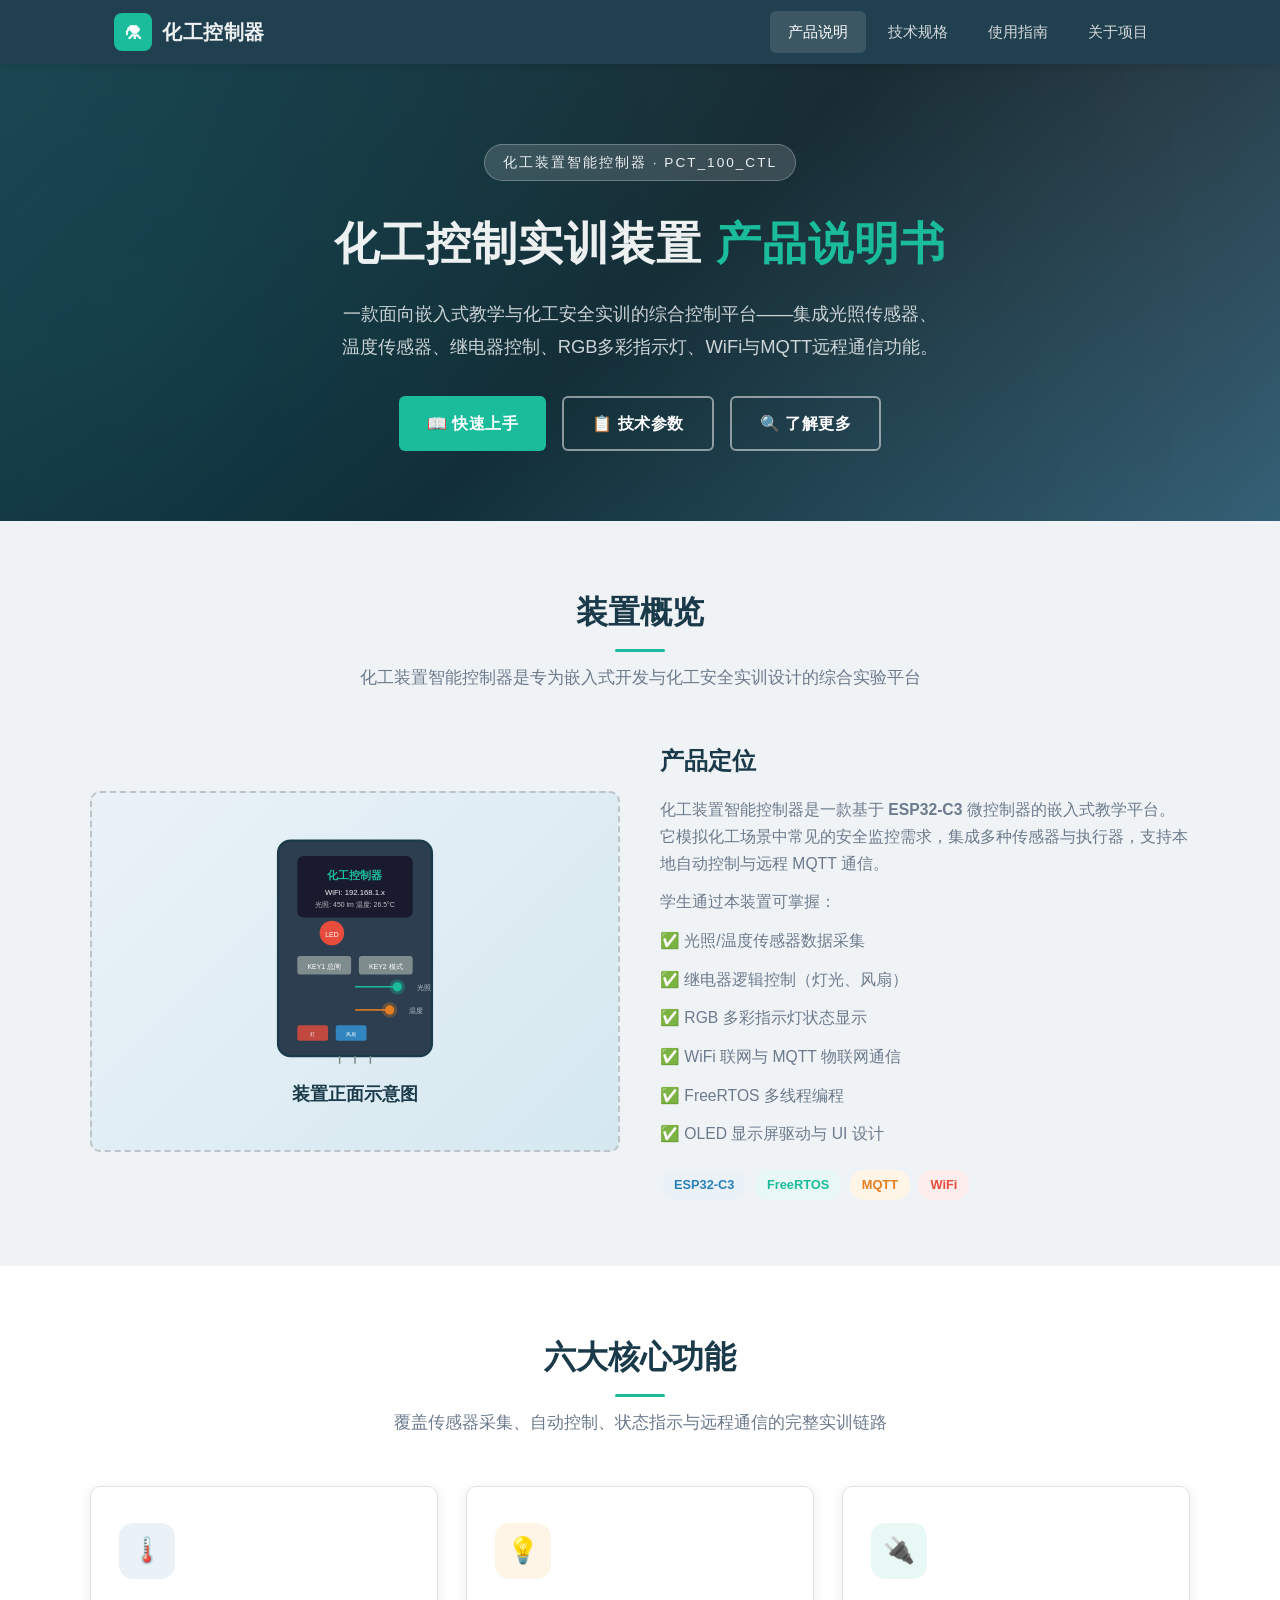
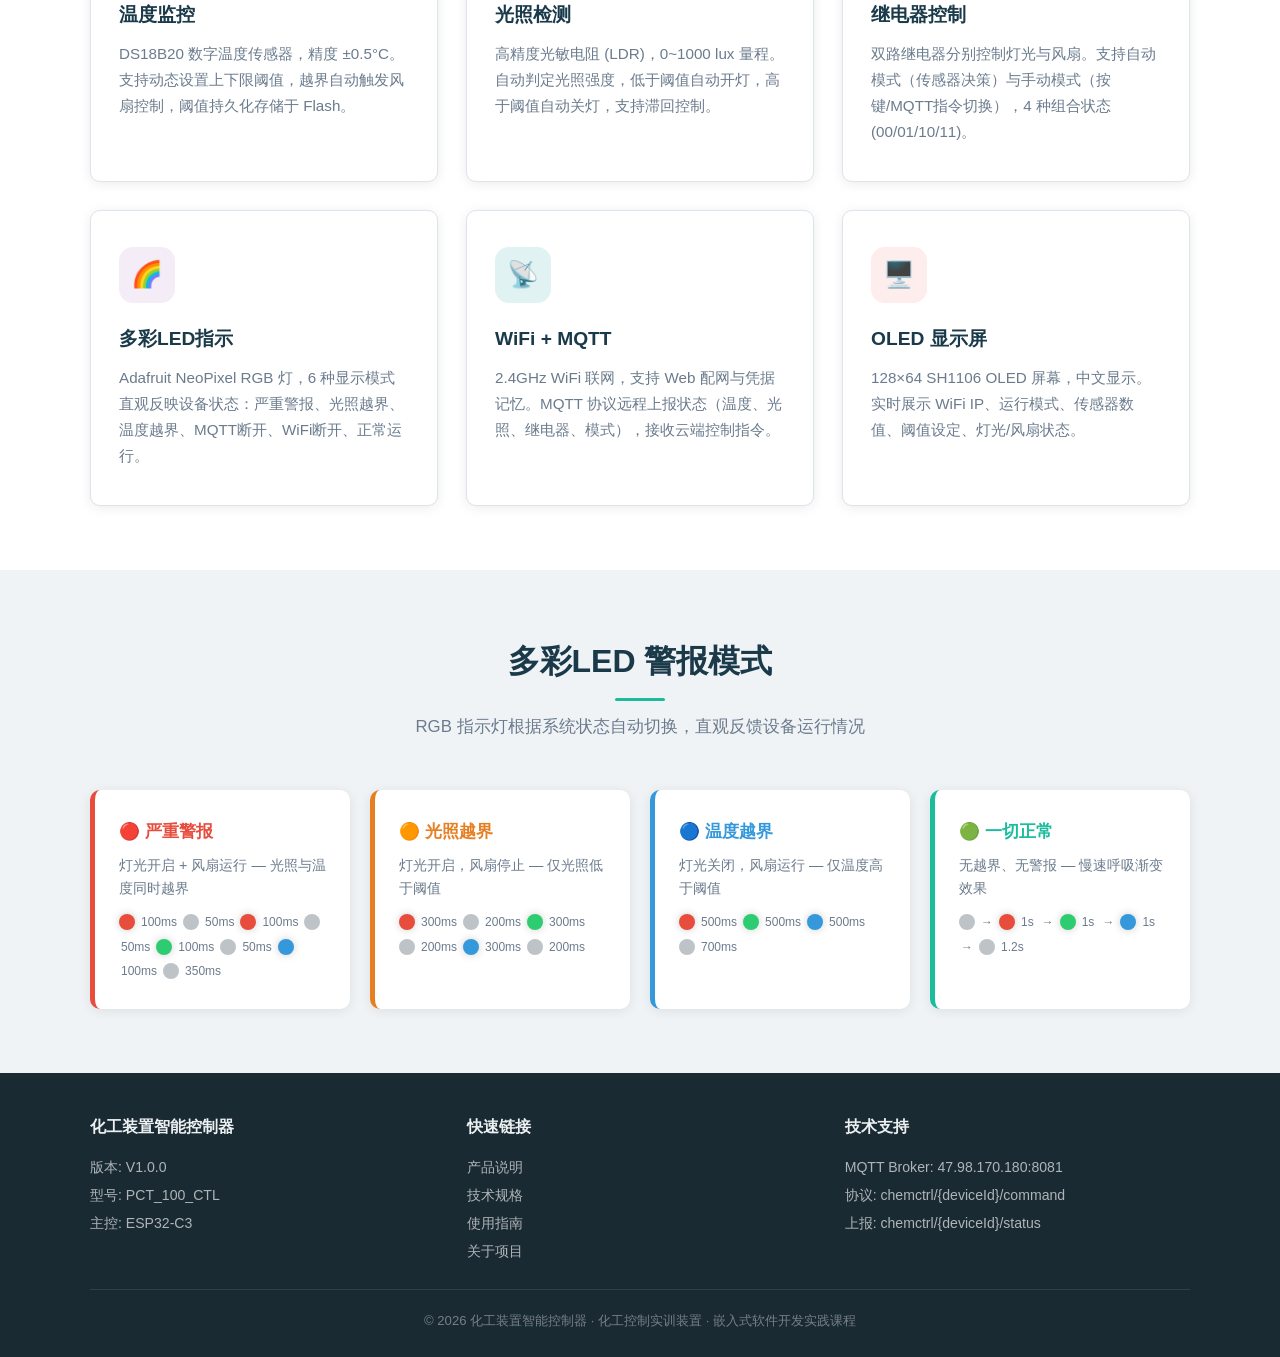
<file: index.html>
<!DOCTYPE html>
<html lang="zh-CN">
<head>
    <meta charset="UTF-8">
    <meta name="viewport" content="width=device-width, initial-scale=1.0">
    <meta name="description" content="化工装置智能控制器 — 集光照检测、温度监控、继电器控制、WiFi/MQTT通信于一体的嵌入式教学平台">
    <title>化工装置智能控制器 — 产品说明书</title>
    <link rel="stylesheet" href="css/style.css">
</head>
<body>

<!-- ═══════════ 导航栏 ═══════════ -->
<nav class="navbar">
    <div class="nav-inner">
        <a href="index.html" class="nav-logo">
            <div class="logo-icon">⚗</div>
            化工控制器
        </a>
        <button class="nav-toggle" id="navToggle" aria-label="菜单">☰</button>
        <ul class="nav-links" id="navLinks">
            <li><a href="index.html" class="active">产品说明</a></li>
            <li><a href="specs.html">技术规格</a></li>
            <li><a href="guide.html">使用指南</a></li>
            <li><a href="about.html">关于项目</a></li>
        </ul>
    </div>
</nav>

<!-- ═══════════ Hero ═══════════ -->
<header class="hero">
    <div class="hero-content">
        <div class="hero-badge">化工装置智能控制器 · PCT_100_CTL</div>
        <h1>化工控制实训装置 <span>产品说明书</span></h1>
        <p>一款面向嵌入式教学与化工安全实训的综合控制平台——集成光照传感器、温度传感器、继电器控制、RGB多彩指示灯、WiFi与MQTT远程通信功能。</p>
        <div class="hero-buttons">
            <a href="guide.html" class="btn btn-primary">📖 快速上手</a>
            <a href="specs.html" class="btn btn-outline">📋 技术参数</a>
            <a href="#overview" class="btn btn-outline">🔍 了解更多</a>
        </div>
    </div>
</header>

<!-- ═══════════ 装置概览 ═══════════ -->
<section class="page-section" id="overview">
    <div class="section-inner">
        <div class="section-header">
            <h2>装置概览</h2>
            <p>化工装置智能控制器是专为嵌入式开发与化工安全实训设计的综合实验平台</p>
        </div>

        <div class="device-showcase">
            <!-- 设备示意图 -->
            <div class="device-visual">
                <svg class="device-svg" viewBox="0 0 260 300" xmlns="http://www.w3.org/2000/svg">
                    <!-- 外框 -->
                    <rect x="30" y="10" width="200" height="280" rx="16" fill="#2c3e50" stroke="#1a3a4a" stroke-width="3"/>
                    <!-- 屏幕 -->
                    <rect x="55" y="30" width="150" height="80" rx="8" fill="#1a1a2e"/>
                    <text x="130" y="60" text-anchor="middle" fill="#1abc9c" font-size="14" font-weight="bold">化工控制器</text>
                    <text x="130" y="80" text-anchor="middle" fill="#ecf0f1" font-size="10">WiFi: 192.168.1.x</text>
                    <text x="130" y="96" text-anchor="middle" fill="#bdc3c7" font-size="9">光照: 450 lm  温度: 26.5°C</text>
                    <!-- RGB指示灯 -->
                    <circle cx="100" cy="130" r="16" fill="#e74c3c"/>
                    <text x="100" y="135" text-anchor="middle" fill="#fff" font-size="9">LED</text>
                    <!-- 按键 -->
                    <rect x="55" y="160" width="70" height="24" rx="4" fill="#7f8c8d"/>
                    <text x="90" y="177" text-anchor="middle" fill="#fff" font-size="9">KEY1 总闸</text>
                    <rect x="135" y="160" width="70" height="24" rx="4" fill="#7f8c8d"/>
                    <text x="170" y="177" text-anchor="middle" fill="#fff" font-size="9">KEY2 模式</text>
                    <!-- 传感器标注 -->
                    <line x1="130" y1="200" x2="180" y2="200" stroke="#1abc9c" stroke-width="2"/>
                    <circle cx="185" cy="200" r="10" fill="#1abc9c" opacity="0.3"/>
                    <circle cx="185" cy="200" r="6" fill="#1abc9c"/>
                    <text x="210" y="204" fill="#bdc3c7" font-size="9">光照</text>
                    <line x1="130" y1="230" x2="170" y2="230" stroke="#e67e22" stroke-width="2"/>
                    <circle cx="175" cy="230" r="10" fill="#e67e22" opacity="0.3"/>
                    <circle cx="175" cy="230" r="6" fill="#e67e22"/>
                    <text x="200" y="234" fill="#bdc3c7" font-size="9">温度</text>
                    <!-- 继电器 -->
                    <rect x="55" y="250" width="40" height="20" rx="3" fill="#e74c3c" opacity="0.8"/>
                    <text x="75" y="264" text-anchor="middle" fill="#fff" font-size="7">灯</text>
                    <rect x="105" y="250" width="40" height="20" rx="3" fill="#3498db" opacity="0.8"/>
                    <text x="125" y="264" text-anchor="middle" fill="#fff" font-size="7">风扇</text>
                    <!-- 引脚 -->
                    <line x1="130" y1="290" x2="130" y2="300" stroke="#7f8c8d" stroke-width="2"/>
                    <line x1="110" y1="290" x2="110" y2="300" stroke="#7f8c8d" stroke-width="2"/>
                    <line x1="150" y1="290" x2="150" y2="300" stroke="#7f8c8d" stroke-width="2"/>
                </svg>
                <div class="device-label">装置正面示意图</div>
            </div>

            <!-- 装置说明 -->
            <div class="device-info">
                <h3>产品定位</h3>
                <p>化工装置智能控制器是一款基于 <strong>ESP32-C3</strong> 微控制器的嵌入式教学平台。它模拟化工场景中常见的安全监控需求，集成多种传感器与执行器，支持本地自动控制与远程 MQTT 通信。</p>
                <p>学生通过本装置可掌握：</p>
                <p>✅ 光照/温度传感器数据采集</p>
                <p>✅ 继电器逻辑控制（灯光、风扇）</p>
                <p>✅ RGB 多彩指示灯状态显示</p>
                <p>✅ WiFi 联网与 MQTT 物联网通信</p>
                <p>✅ FreeRTOS 多线程编程</p>
                <p>✅ OLED 显示屏驱动与 UI 设计</p>
                <div style="margin-top:20px;">
                    <span class="tag tag-blue">ESP32-C3</span>
                    <span class="tag tag-green">FreeRTOS</span>
                    <span class="tag tag-orange">MQTT</span>
                    <span class="tag tag-red">WiFi</span>
                </div>
            </div>
        </div>
    </div>
</section>

<!-- ═══════════ 核心功能 ═══════════ -->
<section class="page-section alt" id="features">
    <div class="section-inner">
        <div class="section-header">
            <h2>六大核心功能</h2>
            <p>覆盖传感器采集、自动控制、状态指示与远程通信的完整实训链路</p>
        </div>

        <div class="card-grid">
            <div class="card">
                <div class="card-icon blue">🌡️</div>
                <h3>温度监控</h3>
                <p>DS18B20 数字温度传感器，精度 ±0.5°C。支持动态设置上下限阈值，越界自动触发风扇控制，阈值持久化存储于 Flash。</p>
            </div>

            <div class="card">
                <div class="card-icon orange">💡</div>
                <h3>光照检测</h3>
                <p>高精度光敏电阻 (LDR)，0~1000 lux 量程。自动判定光照强度，低于阈值自动开灯，高于阈值自动关灯，支持滞回控制。</p>
            </div>

            <div class="card">
                <div class="card-icon green">🔌</div>
                <h3>继电器控制</h3>
                <p>双路继电器分别控制灯光与风扇。支持自动模式（传感器决策）与手动模式（按键/MQTT指令切换），4 种组合状态 (00/01/10/11)。</p>
            </div>

            <div class="card">
                <div class="card-icon purple">🌈</div>
                <h3>多彩LED指示</h3>
                <p>Adafruit NeoPixel RGB 灯，6 种显示模式直观反映设备状态：严重警报、光照越界、温度越界、MQTT断开、WiFi断开、正常运行。</p>
            </div>

            <div class="card">
                <div class="card-icon teal">📡</div>
                <h3>WiFi + MQTT</h3>
                <p>2.4GHz WiFi 联网，支持 Web 配网与凭据记忆。MQTT 协议远程上报状态（温度、光照、继电器、模式），接收云端控制指令。</p>
            </div>

            <div class="card">
                <div class="card-icon red">🖥️</div>
                <h3>OLED 显示屏</h3>
                <p>128×64 SH1106 OLED 屏幕，中文显示。实时展示 WiFi IP、运行模式、传感器数值、阈值设定、灯光/风扇状态。</p>
            </div>
        </div>
    </div>
</section>

<!-- ═══════════ LED警报模式 ═══════════ -->
<section class="page-section" id="alarms">
    <div class="section-inner">
        <div class="section-header">
            <h2>多彩LED 警报模式</h2>
            <p>RGB 指示灯根据系统状态自动切换，直观反馈设备运行情况</p>
        </div>

        <div class="alert-demo">
            <div class="alert-card severe">
                <div class="alert-title">🔴 严重警报</div>
                <div class="alert-desc">灯光开启 + 风扇运行 — 光照与温度同时越界</div>
                <div class="led-pattern">
                    <span class="led-dot r"></span><span class="led-label">100ms</span>
                    <span class="led-dot off"></span><span class="led-label">50ms</span>
                    <span class="led-dot r"></span><span class="led-label">100ms</span>
                    <span class="led-dot off"></span><span class="led-label">50ms</span>
                    <span class="led-dot g"></span><span class="led-label">100ms</span>
                    <span class="led-dot off"></span><span class="led-label">50ms</span>
                    <span class="led-dot b"></span><span class="led-label">100ms</span>
                    <span class="led-dot off"></span><span class="led-label">350ms</span>
                </div>
            </div>

            <div class="alert-card light">
                <div class="alert-title">🟠 光照越界</div>
                <div class="alert-desc">灯光开启，风扇停止 — 仅光照低于阈值</div>
                <div class="led-pattern">
                    <span class="led-dot r"></span><span class="led-label">300ms</span>
                    <span class="led-dot off"></span><span class="led-label">200ms</span>
                    <span class="led-dot g"></span><span class="led-label">300ms</span>
                    <span class="led-dot off"></span><span class="led-label">200ms</span>
                    <span class="led-dot b"></span><span class="led-label">300ms</span>
                    <span class="led-dot off"></span><span class="led-label">200ms</span>
                </div>
            </div>

            <div class="alert-card temp">
                <div class="alert-title">🔵 温度越界</div>
                <div class="alert-desc">灯光关闭，风扇运行 — 仅温度高于阈值</div>
                <div class="led-pattern">
                    <span class="led-dot r"></span><span class="led-label">500ms</span>
                    <span class="led-dot g"></span><span class="led-label">500ms</span>
                    <span class="led-dot b"></span><span class="led-label">500ms</span>
                    <span class="led-dot off"></span><span class="led-label">700ms</span>
                </div>
            </div>

            <div class="alert-card normal">
                <div class="alert-title">🟢 一切正常</div>
                <div class="alert-desc">无越界、无警报 — 慢速呼吸渐变效果</div>
                <div class="led-pattern">
                    <span class="led-dot off"></span><span class="led-label">→</span>
                    <span class="led-dot r"></span><span class="led-label">1s</span>
                    <span class="led-label">→</span>
                    <span class="led-dot g"></span><span class="led-label">1s</span>
                    <span class="led-label">→</span>
                    <span class="led-dot b"></span><span class="led-label">1s</span>
                    <span class="led-label">→</span>
                    <span class="led-dot off"></span><span class="led-label">1.2s</span>
                </div>
            </div>
        </div>
    </div>
</section>

<!-- ═══════════ 页脚 ═══════════ -->
<footer class="footer">
    <div class="footer-inner">
        <div class="footer-col">
            <h4>化工装置智能控制器</h4>
            <p>版本: V1.0.0</p>
            <p>型号: PCT_100_CTL</p>
            <p>主控: ESP32-C3</p>
        </div>
        <div class="footer-col">
            <h4>快速链接</h4>
            <a href="index.html">产品说明</a>
            <a href="specs.html">技术规格</a>
            <a href="guide.html">使用指南</a>
            <a href="about.html">关于项目</a>
        </div>
        <div class="footer-col">
            <h4>技术支持</h4>
            <p>MQTT Broker: 47.98.170.180:8081</p>
            <p>协议: chemctrl/{deviceId}/command</p>
            <p>上报: chemctrl/{deviceId}/status</p>
        </div>
    </div>
    <div class="footer-bottom">
        &copy; 2026 化工装置智能控制器 · 化工控制实训装置 · 嵌入式软件开发实践课程
    </div>
</footer>

<script src="js/main.js"></script>
</body>
</html>
</file>
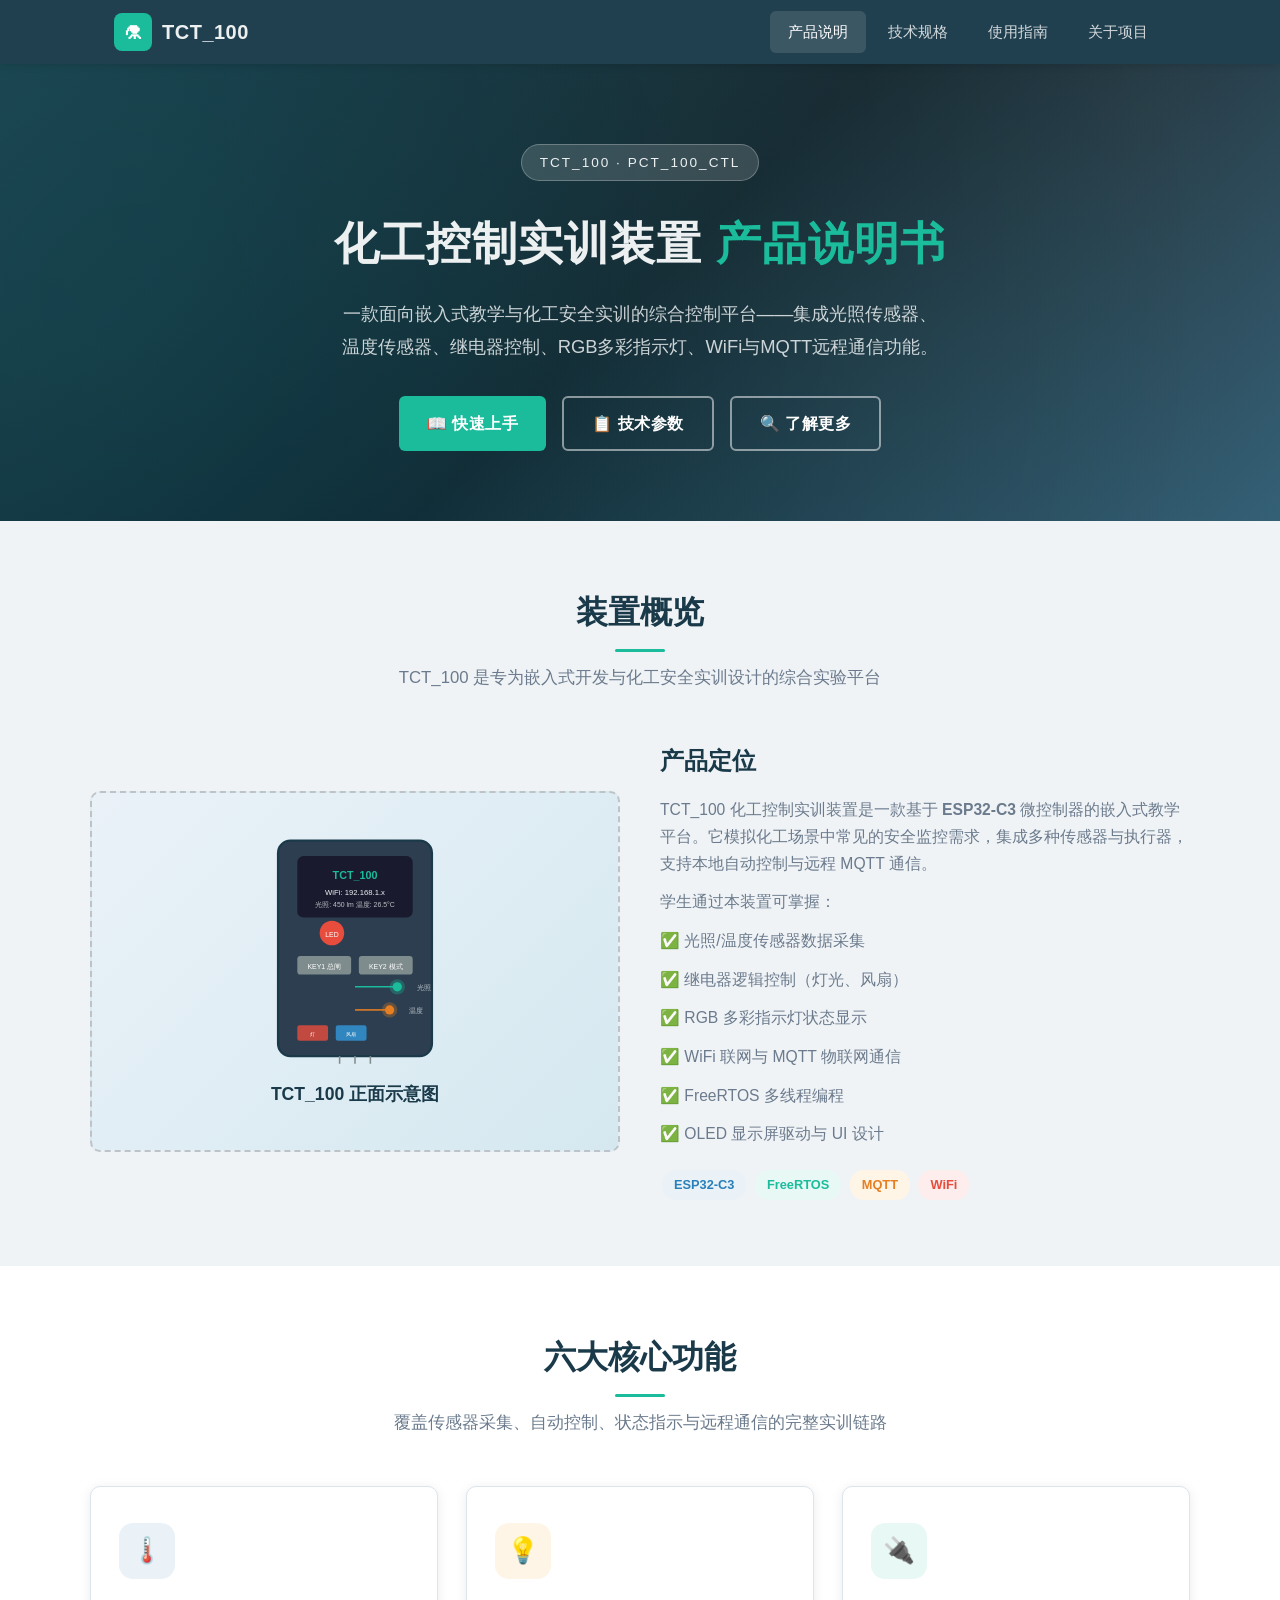
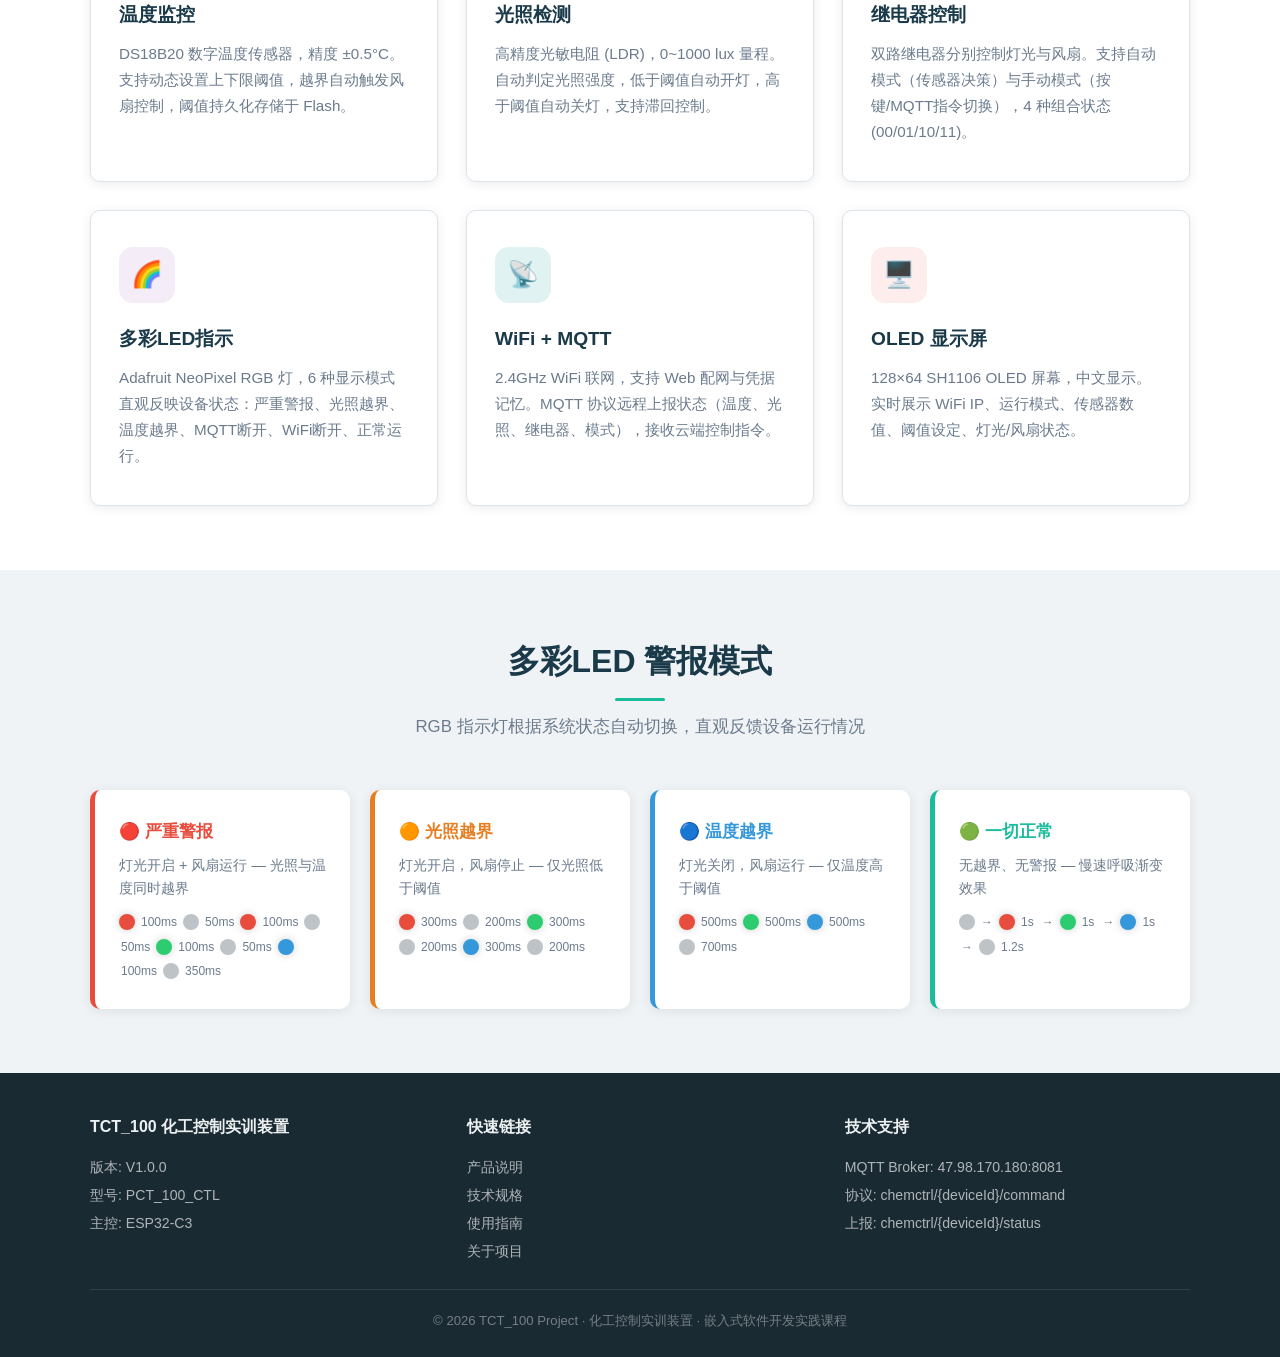
<file: docs/index.html>
<!DOCTYPE html>
<html lang="zh-CN">
<head>
    <meta charset="UTF-8">
    <meta name="viewport" content="width=device-width, initial-scale=1.0">
    <meta name="description" content="TCT_100 化工控制实训装置 — 集光照检测、温度监控、继电器控制、WiFi/MQTT通信于一体的嵌入式教学平台">
    <title>TCT_100 化工控制实训装置 — 产品说明书</title>
    <link rel="stylesheet" href="css/style.css">
</head>
<body>

<!-- ═══════════ 导航栏 ═══════════ -->
<nav class="navbar">
    <div class="nav-inner">
        <a href="index.html" class="nav-logo">
            <div class="logo-icon">⚗</div>
            TCT_100
        </a>
        <button class="nav-toggle" id="navToggle" aria-label="菜单">☰</button>
        <ul class="nav-links" id="navLinks">
            <li><a href="index.html" class="active">产品说明</a></li>
            <li><a href="specs.html">技术规格</a></li>
            <li><a href="guide.html">使用指南</a></li>
            <li><a href="about.html">关于项目</a></li>
        </ul>
    </div>
</nav>

<!-- ═══════════ Hero ═══════════ -->
<header class="hero">
    <div class="hero-content">
        <div class="hero-badge">TCT_100 · PCT_100_CTL</div>
        <h1>化工控制实训装置 <span>产品说明书</span></h1>
        <p>一款面向嵌入式教学与化工安全实训的综合控制平台——集成光照传感器、温度传感器、继电器控制、RGB多彩指示灯、WiFi与MQTT远程通信功能。</p>
        <div class="hero-buttons">
            <a href="guide.html" class="btn btn-primary">📖 快速上手</a>
            <a href="specs.html" class="btn btn-outline">📋 技术参数</a>
            <a href="#overview" class="btn btn-outline">🔍 了解更多</a>
        </div>
    </div>
</header>

<!-- ═══════════ 装置概览 ═══════════ -->
<section class="page-section" id="overview">
    <div class="section-inner">
        <div class="section-header">
            <h2>装置概览</h2>
            <p>TCT_100 是专为嵌入式开发与化工安全实训设计的综合实验平台</p>
        </div>

        <div class="device-showcase">
            <!-- 设备示意图 -->
            <div class="device-visual">
                <svg class="device-svg" viewBox="0 0 260 300" xmlns="http://www.w3.org/2000/svg">
                    <!-- 外框 -->
                    <rect x="30" y="10" width="200" height="280" rx="16" fill="#2c3e50" stroke="#1a3a4a" stroke-width="3"/>
                    <!-- 屏幕 -->
                    <rect x="55" y="30" width="150" height="80" rx="8" fill="#1a1a2e"/>
                    <text x="130" y="60" text-anchor="middle" fill="#1abc9c" font-size="14" font-weight="bold">TCT_100</text>
                    <text x="130" y="80" text-anchor="middle" fill="#ecf0f1" font-size="10">WiFi: 192.168.1.x</text>
                    <text x="130" y="96" text-anchor="middle" fill="#bdc3c7" font-size="9">光照: 450 lm  温度: 26.5°C</text>
                    <!-- RGB指示灯 -->
                    <circle cx="100" cy="130" r="16" fill="#e74c3c"/>
                    <text x="100" y="135" text-anchor="middle" fill="#fff" font-size="9">LED</text>
                    <!-- 按键 -->
                    <rect x="55" y="160" width="70" height="24" rx="4" fill="#7f8c8d"/>
                    <text x="90" y="177" text-anchor="middle" fill="#fff" font-size="9">KEY1 总闸</text>
                    <rect x="135" y="160" width="70" height="24" rx="4" fill="#7f8c8d"/>
                    <text x="170" y="177" text-anchor="middle" fill="#fff" font-size="9">KEY2 模式</text>
                    <!-- 传感器标注 -->
                    <line x1="130" y1="200" x2="180" y2="200" stroke="#1abc9c" stroke-width="2"/>
                    <circle cx="185" cy="200" r="10" fill="#1abc9c" opacity="0.3"/>
                    <circle cx="185" cy="200" r="6" fill="#1abc9c"/>
                    <text x="210" y="204" fill="#bdc3c7" font-size="9">光照</text>
                    <line x1="130" y1="230" x2="170" y2="230" stroke="#e67e22" stroke-width="2"/>
                    <circle cx="175" cy="230" r="10" fill="#e67e22" opacity="0.3"/>
                    <circle cx="175" cy="230" r="6" fill="#e67e22"/>
                    <text x="200" y="234" fill="#bdc3c7" font-size="9">温度</text>
                    <!-- 继电器 -->
                    <rect x="55" y="250" width="40" height="20" rx="3" fill="#e74c3c" opacity="0.8"/>
                    <text x="75" y="264" text-anchor="middle" fill="#fff" font-size="7">灯</text>
                    <rect x="105" y="250" width="40" height="20" rx="3" fill="#3498db" opacity="0.8"/>
                    <text x="125" y="264" text-anchor="middle" fill="#fff" font-size="7">风扇</text>
                    <!-- 引脚 -->
                    <line x1="130" y1="290" x2="130" y2="300" stroke="#7f8c8d" stroke-width="2"/>
                    <line x1="110" y1="290" x2="110" y2="300" stroke="#7f8c8d" stroke-width="2"/>
                    <line x1="150" y1="290" x2="150" y2="300" stroke="#7f8c8d" stroke-width="2"/>
                </svg>
                <div class="device-label">TCT_100 正面示意图</div>
            </div>

            <!-- 装置说明 -->
            <div class="device-info">
                <h3>产品定位</h3>
                <p>TCT_100 化工控制实训装置是一款基于 <strong>ESP32-C3</strong> 微控制器的嵌入式教学平台。它模拟化工场景中常见的安全监控需求，集成多种传感器与执行器，支持本地自动控制与远程 MQTT 通信。</p>
                <p>学生通过本装置可掌握：</p>
                <p>✅ 光照/温度传感器数据采集</p>
                <p>✅ 继电器逻辑控制（灯光、风扇）</p>
                <p>✅ RGB 多彩指示灯状态显示</p>
                <p>✅ WiFi 联网与 MQTT 物联网通信</p>
                <p>✅ FreeRTOS 多线程编程</p>
                <p>✅ OLED 显示屏驱动与 UI 设计</p>
                <div style="margin-top:20px;">
                    <span class="tag tag-blue">ESP32-C3</span>
                    <span class="tag tag-green">FreeRTOS</span>
                    <span class="tag tag-orange">MQTT</span>
                    <span class="tag tag-red">WiFi</span>
                </div>
            </div>
        </div>
    </div>
</section>

<!-- ═══════════ 核心功能 ═══════════ -->
<section class="page-section alt" id="features">
    <div class="section-inner">
        <div class="section-header">
            <h2>六大核心功能</h2>
            <p>覆盖传感器采集、自动控制、状态指示与远程通信的完整实训链路</p>
        </div>

        <div class="card-grid">
            <div class="card">
                <div class="card-icon blue">🌡️</div>
                <h3>温度监控</h3>
                <p>DS18B20 数字温度传感器，精度 ±0.5°C。支持动态设置上下限阈值，越界自动触发风扇控制，阈值持久化存储于 Flash。</p>
            </div>

            <div class="card">
                <div class="card-icon orange">💡</div>
                <h3>光照检测</h3>
                <p>高精度光敏电阻 (LDR)，0~1000 lux 量程。自动判定光照强度，低于阈值自动开灯，高于阈值自动关灯，支持滞回控制。</p>
            </div>

            <div class="card">
                <div class="card-icon green">🔌</div>
                <h3>继电器控制</h3>
                <p>双路继电器分别控制灯光与风扇。支持自动模式（传感器决策）与手动模式（按键/MQTT指令切换），4 种组合状态 (00/01/10/11)。</p>
            </div>

            <div class="card">
                <div class="card-icon purple">🌈</div>
                <h3>多彩LED指示</h3>
                <p>Adafruit NeoPixel RGB 灯，6 种显示模式直观反映设备状态：严重警报、光照越界、温度越界、MQTT断开、WiFi断开、正常运行。</p>
            </div>

            <div class="card">
                <div class="card-icon teal">📡</div>
                <h3>WiFi + MQTT</h3>
                <p>2.4GHz WiFi 联网，支持 Web 配网与凭据记忆。MQTT 协议远程上报状态（温度、光照、继电器、模式），接收云端控制指令。</p>
            </div>

            <div class="card">
                <div class="card-icon red">🖥️</div>
                <h3>OLED 显示屏</h3>
                <p>128×64 SH1106 OLED 屏幕，中文显示。实时展示 WiFi IP、运行模式、传感器数值、阈值设定、灯光/风扇状态。</p>
            </div>
        </div>
    </div>
</section>

<!-- ═══════════ LED警报模式 ═══════════ -->
<section class="page-section" id="alarms">
    <div class="section-inner">
        <div class="section-header">
            <h2>多彩LED 警报模式</h2>
            <p>RGB 指示灯根据系统状态自动切换，直观反馈设备运行情况</p>
        </div>

        <div class="alert-demo">
            <div class="alert-card severe">
                <div class="alert-title">🔴 严重警报</div>
                <div class="alert-desc">灯光开启 + 风扇运行 — 光照与温度同时越界</div>
                <div class="led-pattern">
                    <span class="led-dot r"></span><span class="led-label">100ms</span>
                    <span class="led-dot off"></span><span class="led-label">50ms</span>
                    <span class="led-dot r"></span><span class="led-label">100ms</span>
                    <span class="led-dot off"></span><span class="led-label">50ms</span>
                    <span class="led-dot g"></span><span class="led-label">100ms</span>
                    <span class="led-dot off"></span><span class="led-label">50ms</span>
                    <span class="led-dot b"></span><span class="led-label">100ms</span>
                    <span class="led-dot off"></span><span class="led-label">350ms</span>
                </div>
            </div>

            <div class="alert-card light">
                <div class="alert-title">🟠 光照越界</div>
                <div class="alert-desc">灯光开启，风扇停止 — 仅光照低于阈值</div>
                <div class="led-pattern">
                    <span class="led-dot r"></span><span class="led-label">300ms</span>
                    <span class="led-dot off"></span><span class="led-label">200ms</span>
                    <span class="led-dot g"></span><span class="led-label">300ms</span>
                    <span class="led-dot off"></span><span class="led-label">200ms</span>
                    <span class="led-dot b"></span><span class="led-label">300ms</span>
                    <span class="led-dot off"></span><span class="led-label">200ms</span>
                </div>
            </div>

            <div class="alert-card temp">
                <div class="alert-title">🔵 温度越界</div>
                <div class="alert-desc">灯光关闭，风扇运行 — 仅温度高于阈值</div>
                <div class="led-pattern">
                    <span class="led-dot r"></span><span class="led-label">500ms</span>
                    <span class="led-dot g"></span><span class="led-label">500ms</span>
                    <span class="led-dot b"></span><span class="led-label">500ms</span>
                    <span class="led-dot off"></span><span class="led-label">700ms</span>
                </div>
            </div>

            <div class="alert-card normal">
                <div class="alert-title">🟢 一切正常</div>
                <div class="alert-desc">无越界、无警报 — 慢速呼吸渐变效果</div>
                <div class="led-pattern">
                    <span class="led-dot off"></span><span class="led-label">→</span>
                    <span class="led-dot r"></span><span class="led-label">1s</span>
                    <span class="led-label">→</span>
                    <span class="led-dot g"></span><span class="led-label">1s</span>
                    <span class="led-label">→</span>
                    <span class="led-dot b"></span><span class="led-label">1s</span>
                    <span class="led-label">→</span>
                    <span class="led-dot off"></span><span class="led-label">1.2s</span>
                </div>
            </div>
        </div>
    </div>
</section>

<!-- ═══════════ 页脚 ═══════════ -->
<footer class="footer">
    <div class="footer-inner">
        <div class="footer-col">
            <h4>TCT_100 化工控制实训装置</h4>
            <p>版本: V1.0.0</p>
            <p>型号: PCT_100_CTL</p>
            <p>主控: ESP32-C3</p>
        </div>
        <div class="footer-col">
            <h4>快速链接</h4>
            <a href="index.html">产品说明</a>
            <a href="specs.html">技术规格</a>
            <a href="guide.html">使用指南</a>
            <a href="about.html">关于项目</a>
        </div>
        <div class="footer-col">
            <h4>技术支持</h4>
            <p>MQTT Broker: 47.98.170.180:8081</p>
            <p>协议: chemctrl/{deviceId}/command</p>
            <p>上报: chemctrl/{deviceId}/status</p>
        </div>
    </div>
    <div class="footer-bottom">
        &copy; 2026 TCT_100 Project · 化工控制实训装置 · 嵌入式软件开发实践课程
    </div>
</footer>

<script src="js/main.js"></script>
</body>
</html>
</file>
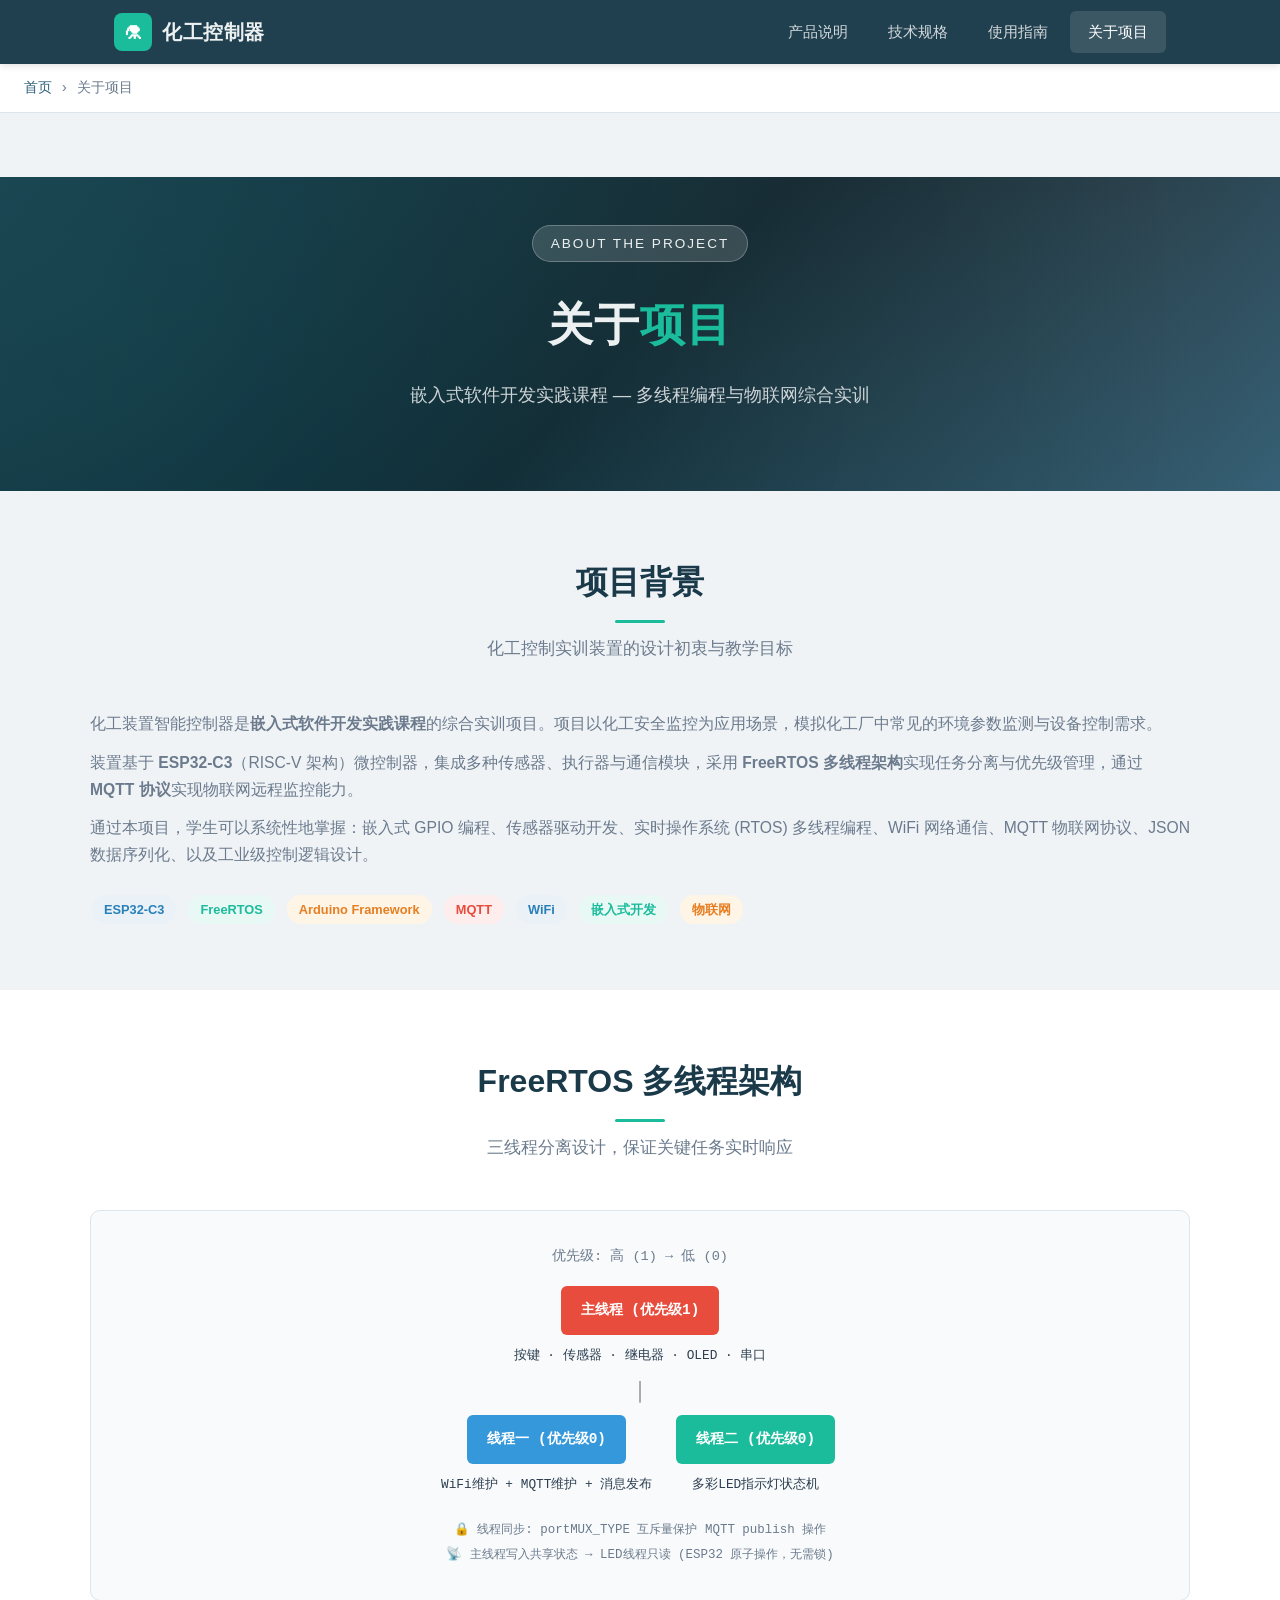
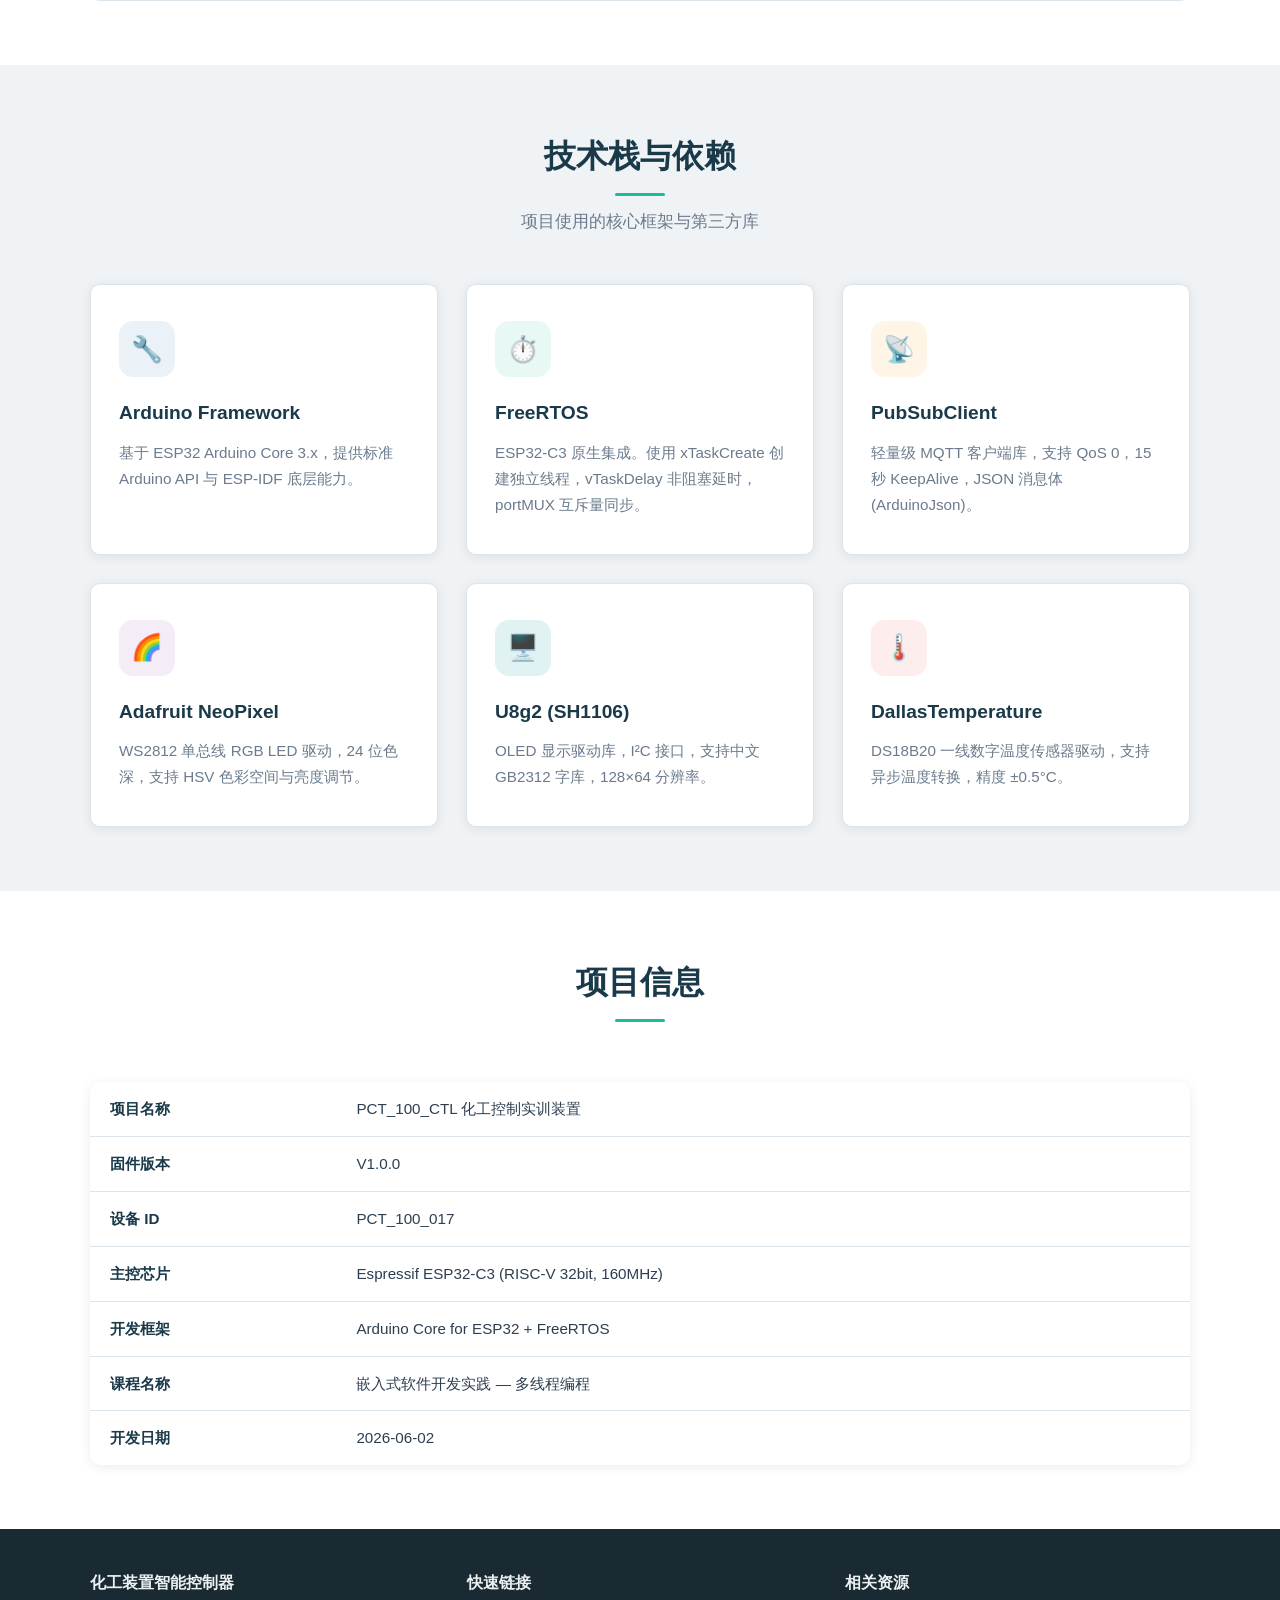
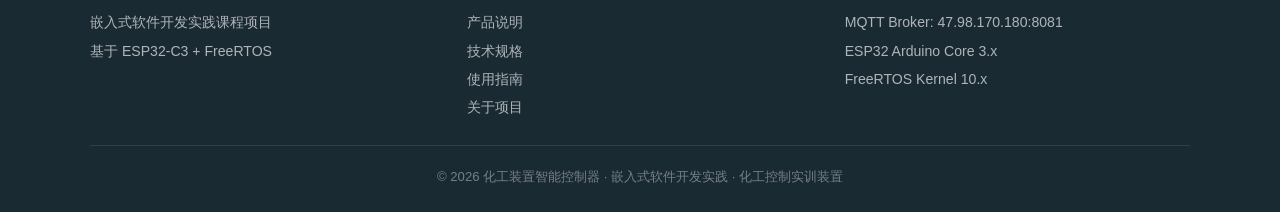
<file: about.html>
<!DOCTYPE html>
<html lang="zh-CN">
<head>
    <meta charset="UTF-8">
    <meta name="viewport" content="width=device-width, initial-scale=1.0">
    <meta name="description" content="关于化工装置智能控制器项目 — 项目背景、技术栈、多线程架构设计">
    <title>关于项目 — 化工装置智能控制器</title>
    <link rel="stylesheet" href="css/style.css">
    <style>
        /* 额外页面特有样式 */
        .arch-diagram {
            background: #f8fafb;
            border-radius: var(--radius);
            padding: 32px;
            text-align: center;
            font-family: monospace;
            font-size: 0.9rem;
            line-height: 2;
            border: 1px solid var(--border);
        }
        .arch-box {
            display: inline-block;
            padding: 10px 20px;
            border-radius: var(--radius-sm);
            margin: 4px;
            font-weight: 600;
        }
        .arch-box.main  { background: #e74c3c; color: #fff; }
        .arch-box.task1 { background: #3498db; color: #fff; }
        .arch-box.task2 { background: #1abc9c; color: #fff; }
        .arch-arrow { color: #7f8c8d; font-size: 1.2rem; }
    </style>
</head>
<body>

<!-- ═══════════ 导航栏 ═══════════ -->
<nav class="navbar">
    <div class="nav-inner">
        <a href="index.html" class="nav-logo">
            <div class="logo-icon">⚗</div>
            化工控制器
        </a>
        <button class="nav-toggle" id="navToggle" aria-label="菜单">☰</button>
        <ul class="nav-links" id="navLinks">
            <li><a href="index.html">产品说明</a></li>
            <li><a href="specs.html">技术规格</a></li>
            <li><a href="guide.html">使用指南</a></li>
            <li><a href="about.html" class="active">关于项目</a></li>
        </ul>
    </div>
</nav>

<!-- ═══════════ 面包屑 ═══════════ -->
<div class="breadcrumb">
    <a href="index.html">首页</a> <span>›</span> 关于项目
</div>

<!-- ═══════════ Hero ═══════════ -->
<header class="hero" style="padding: 48px 24px;">
    <div class="hero-content">
        <div class="hero-badge">About The Project</div>
        <h1>关于<span>项目</span></h1>
        <p>嵌入式软件开发实践课程 — 多线程编程与物联网综合实训</p>
    </div>
</header>

<!-- ═══════════ 项目简介 ═══════════ -->
<section class="page-section">
    <div class="section-inner">
        <div class="section-header">
            <h2>项目背景</h2>
            <p>化工控制实训装置的设计初衷与教学目标</p>
        </div>

        <div class="device-showcase">
            <div class="device-info" style="grid-column: 1/-1;">
                <p>化工装置智能控制器是<strong>嵌入式软件开发实践课程</strong>的综合实训项目。项目以化工安全监控为应用场景，模拟化工厂中常见的环境参数监测与设备控制需求。</p>
                <p style="margin-top:12px;">装置基于 <strong>ESP32-C3</strong>（RISC-V 架构）微控制器，集成多种传感器、执行器与通信模块，采用 <strong>FreeRTOS 多线程架构</strong>实现任务分离与优先级管理，通过 <strong>MQTT 协议</strong>实现物联网远程监控能力。</p>
                <p style="margin-top:12px;">通过本项目，学生可以系统性地掌握：嵌入式 GPIO 编程、传感器驱动开发、实时操作系统 (RTOS) 多线程编程、WiFi 网络通信、MQTT 物联网协议、JSON 数据序列化、以及工业级控制逻辑设计。</p>

                <div style="margin-top:24px; display:flex; gap:8px; flex-wrap:wrap;">
                    <span class="tag tag-blue">ESP32-C3</span>
                    <span class="tag tag-green">FreeRTOS</span>
                    <span class="tag tag-orange">Arduino Framework</span>
                    <span class="tag tag-red">MQTT</span>
                    <span class="tag tag-blue">WiFi</span>
                    <span class="tag tag-green">嵌入式开发</span>
                    <span class="tag tag-orange">物联网</span>
                </div>
            </div>
        </div>
    </div>
</section>

<!-- ═══════════ 多线程架构 ═══════════ -->
<section class="page-section alt">
    <div class="section-inner">
        <div class="section-header">
            <h2>FreeRTOS 多线程架构</h2>
            <p>三线程分离设计，保证关键任务实时响应</p>
        </div>

        <div class="arch-diagram">
            <p style="font-size:0.85rem; color:var(--text-light); margin-bottom:12px;">优先级: 高 (1) → 低 (0)</p>
            <div>
                <span class="arch-box main">主线程 (优先级1)</span>
                <p style="font-size:0.8rem; margin:4px 0;">按键 · 传感器 · 继电器 · OLED · 串口</p>
            </div>
            <div class="arch-arrow">│</div>
            <div style="display:flex; gap:20px; justify-content:center; flex-wrap:wrap;">
                <div>
                    <span class="arch-box task1">线程一 (优先级0)</span>
                    <p style="font-size:0.8rem; margin:4px 0;">WiFi维护 + MQTT维护 + 消息发布</p>
                </div>
                <div>
                    <span class="arch-box task2">线程二 (优先级0)</span>
                    <p style="font-size:0.8rem; margin:4px 0;">多彩LED指示灯状态机</p>
                </div>
            </div>
            <p style="font-size:0.78rem; color:var(--text-light); margin-top:16px;">
                🔒 线程同步: portMUX_TYPE 互斥量保护 MQTT publish 操作<br>
                📡 主线程写入共享状态 → LED线程只读 (ESP32 原子操作，无需锁)
            </p>
        </div>
    </div>
</section>

<!-- ═══════════ 技术栈 ═══════════ -->
<section class="page-section">
    <div class="section-inner">
        <div class="section-header">
            <h2>技术栈与依赖</h2>
            <p>项目使用的核心框架与第三方库</p>
        </div>

        <div class="card-grid">
            <div class="card">
                <div class="card-icon blue">🔧</div>
                <h3>Arduino Framework</h3>
                <p>基于 ESP32 Arduino Core 3.x，提供标准 Arduino API 与 ESP-IDF 底层能力。</p>
            </div>
            <div class="card">
                <div class="card-icon green">⏱️</div>
                <h3>FreeRTOS</h3>
                <p>ESP32-C3 原生集成。使用 xTaskCreate 创建独立线程，vTaskDelay 非阻塞延时，portMUX 互斥量同步。</p>
            </div>
            <div class="card">
                <div class="card-icon orange">📡</div>
                <h3>PubSubClient</h3>
                <p>轻量级 MQTT 客户端库，支持 QoS 0，15 秒 KeepAlive，JSON 消息体 (ArduinoJson)。</p>
            </div>
            <div class="card">
                <div class="card-icon purple">🌈</div>
                <h3>Adafruit NeoPixel</h3>
                <p>WS2812 单总线 RGB LED 驱动，24 位色深，支持 HSV 色彩空间与亮度调节。</p>
            </div>
            <div class="card">
                <div class="card-icon teal">🖥️</div>
                <h3>U8g2 (SH1106)</h3>
                <p>OLED 显示驱动库，I²C 接口，支持中文 GB2312 字库，128×64 分辨率。</p>
            </div>
            <div class="card">
                <div class="card-icon red">🌡️</div>
                <h3>DallasTemperature</h3>
                <p>DS18B20 一线数字温度传感器驱动，支持异步温度转换，精度 ±0.5°C。</p>
            </div>
        </div>
    </div>
</section>

<!-- ═══════════ 项目信息 ═══════════ -->
<section class="page-section alt">
    <div class="section-inner">
        <div class="section-header">
            <h2>项目信息</h2>
        </div>
        <table class="spec-table">
            <tbody>
                <tr><td class="label">项目名称</td><td>PCT_100_CTL 化工控制实训装置</td></tr>
                <tr><td class="label">固件版本</td><td>V1.0.0</td></tr>
                <tr><td class="label">设备 ID</td><td>PCT_100_017</td></tr>
                <tr><td class="label">主控芯片</td><td>Espressif ESP32-C3 (RISC-V 32bit, 160MHz)</td></tr>
                <tr><td class="label">开发框架</td><td>Arduino Core for ESP32 + FreeRTOS</td></tr>
                <tr><td class="label">课程名称</td><td>嵌入式软件开发实践 — 多线程编程</td></tr>
                <tr><td class="label">开发日期</td><td>2026-06-02</td></tr>
            </tbody>
        </table>
    </div>
</section>

<!-- ═══════════ 页脚 ═══════════ -->
<footer class="footer">
    <div class="footer-inner">
        <div class="footer-col">
            <h4>化工装置智能控制器</h4>
            <p>嵌入式软件开发实践课程项目</p>
            <p>基于 ESP32-C3 + FreeRTOS</p>
        </div>
        <div class="footer-col">
            <h4>快速链接</h4>
            <a href="index.html">产品说明</a>
            <a href="specs.html">技术规格</a>
            <a href="guide.html">使用指南</a>
            <a href="about.html">关于项目</a>
        </div>
        <div class="footer-col">
            <h4>相关资源</h4>
            <p>MQTT Broker: 47.98.170.180:8081</p>
            <p>ESP32 Arduino Core 3.x</p>
            <p>FreeRTOS Kernel 10.x</p>
        </div>
    </div>
    <div class="footer-bottom">
        &copy; 2026 化工装置智能控制器 · 嵌入式软件开发实践 · 化工控制实训装置
    </div>
</footer>

<script src="js/main.js"></script>
</body>
</html>
</file>
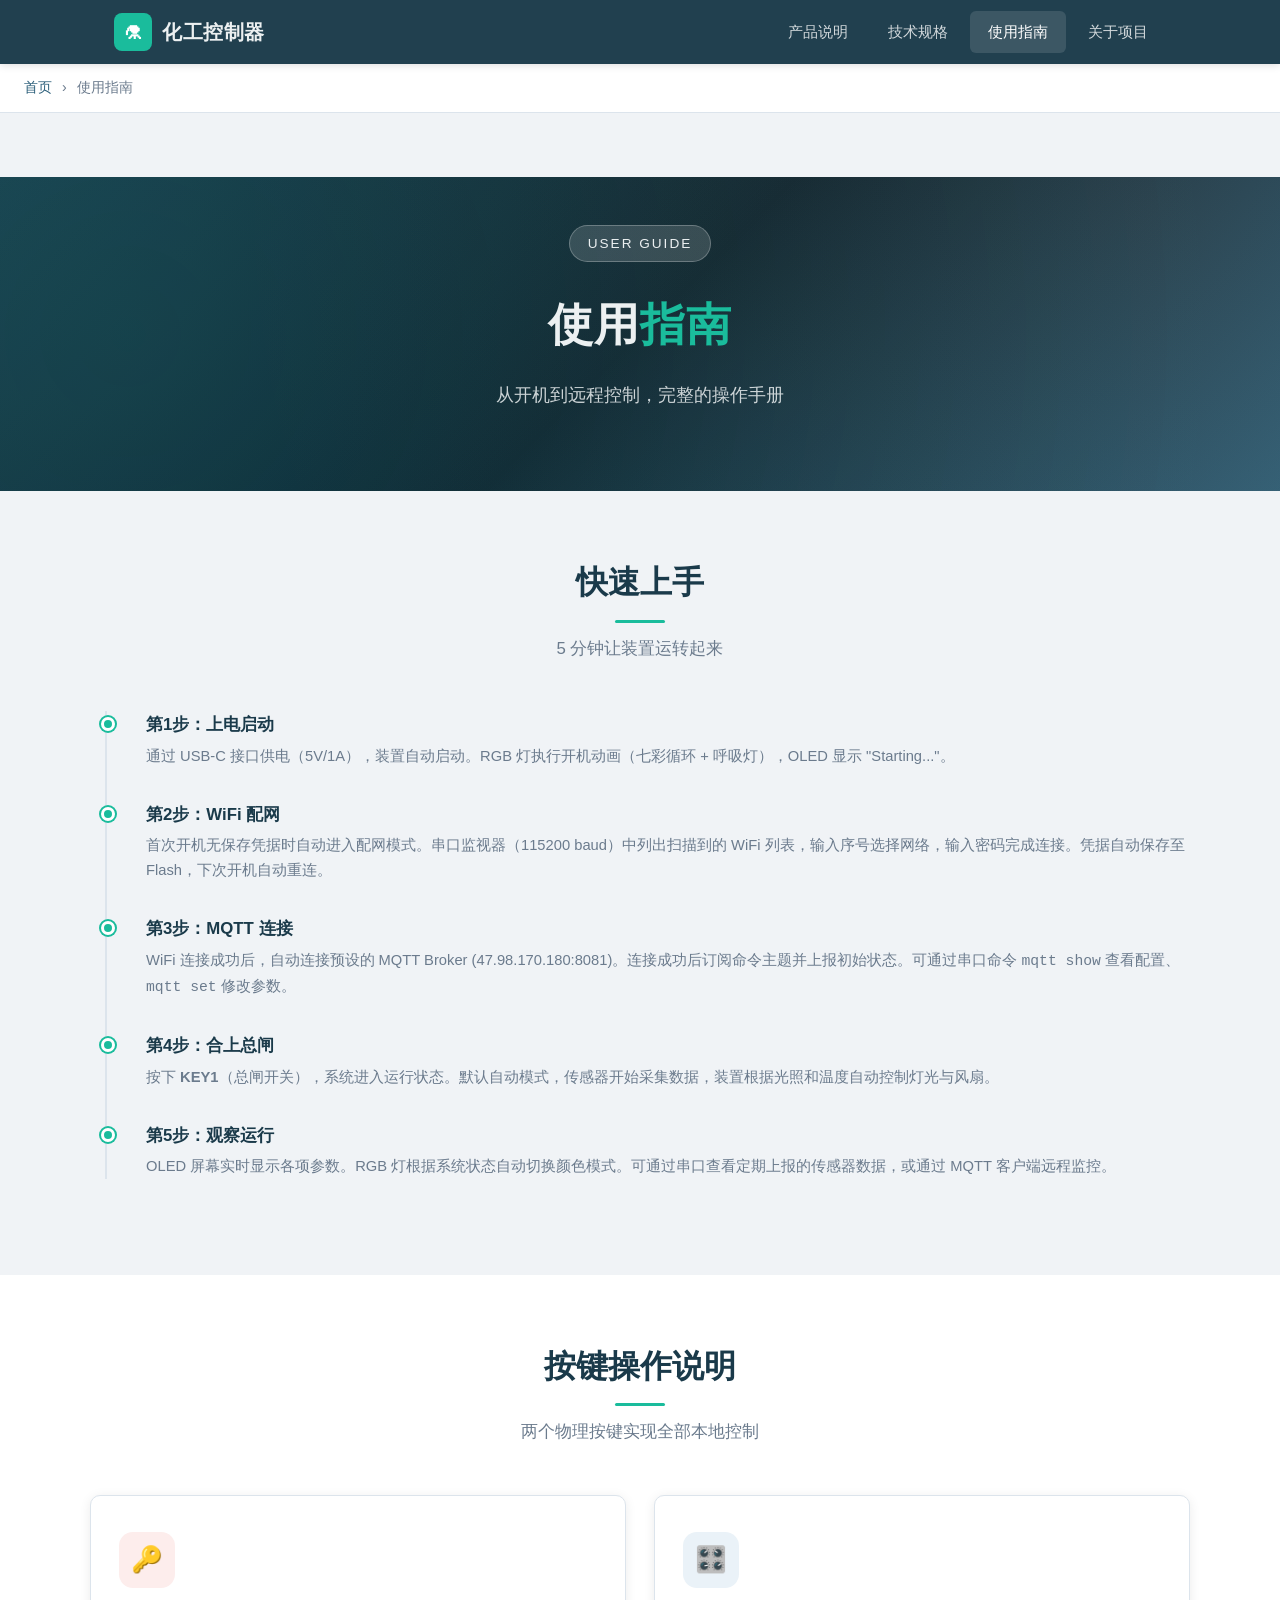
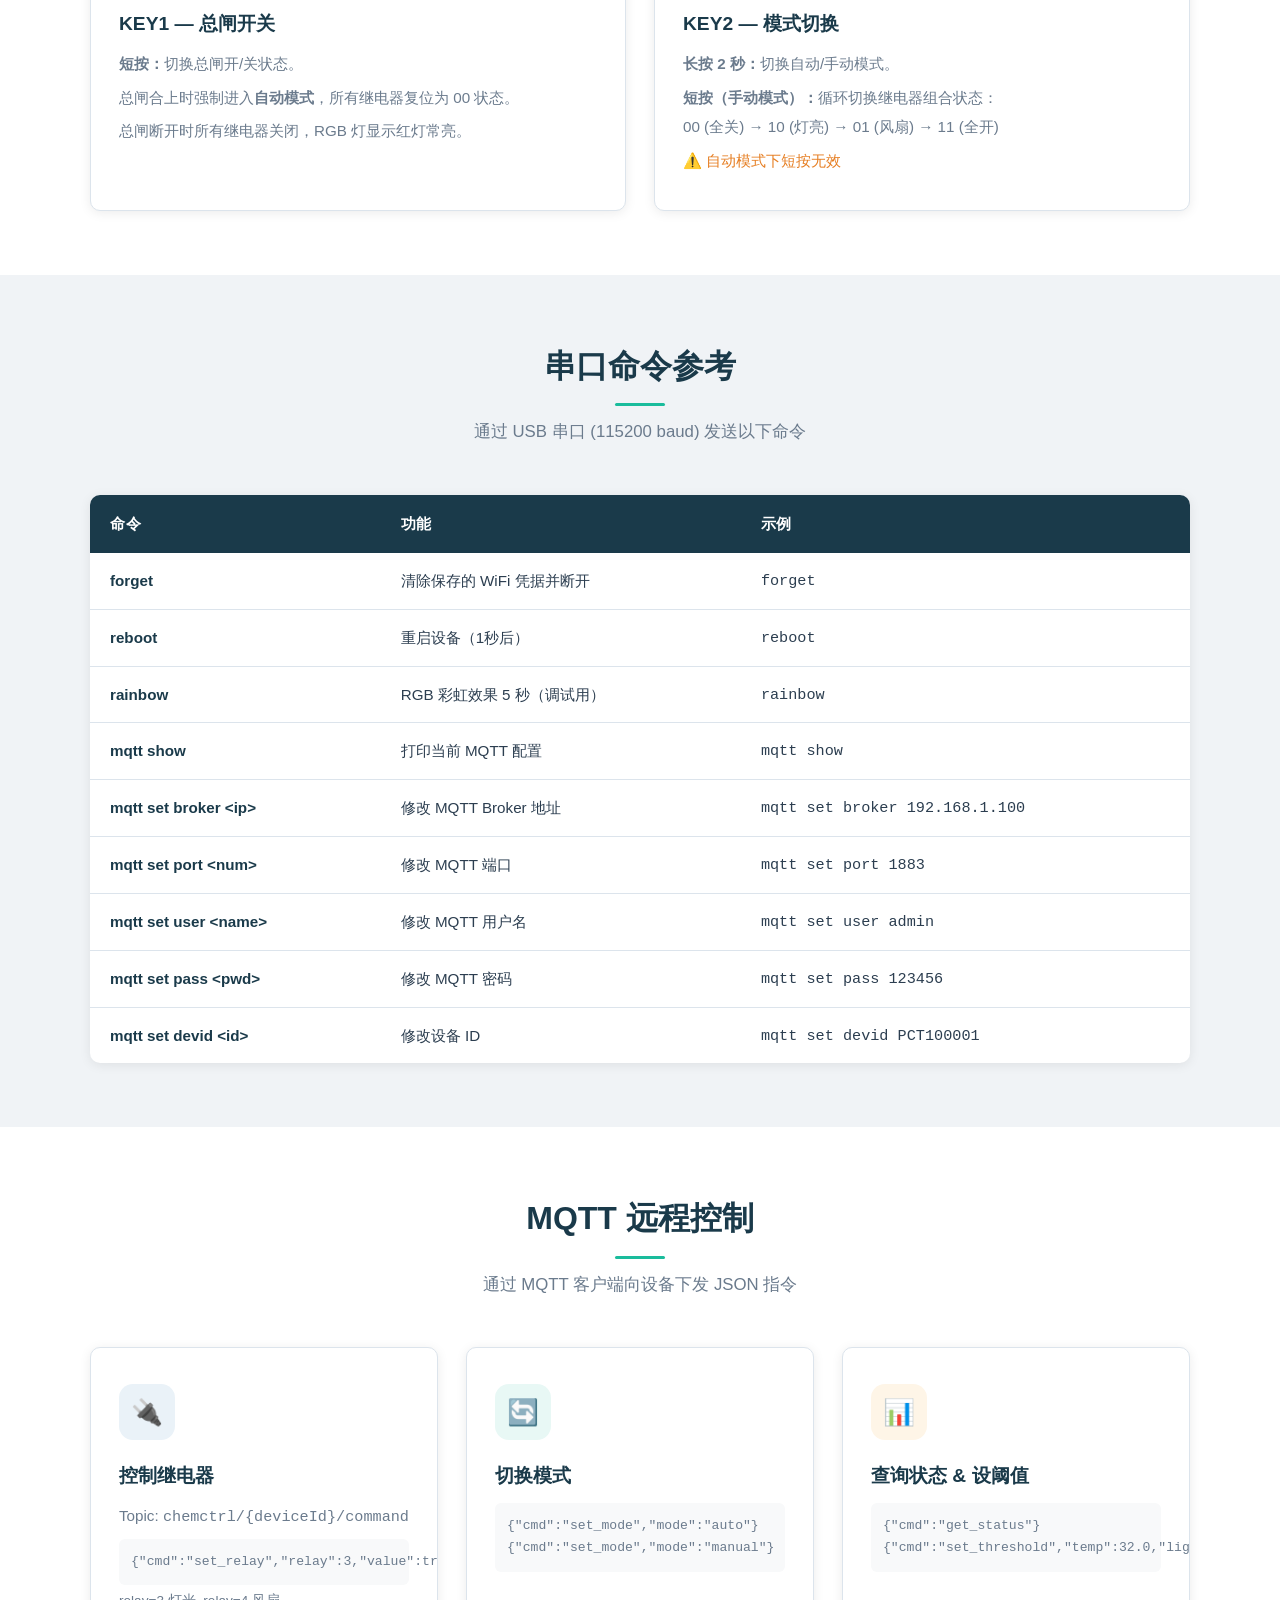
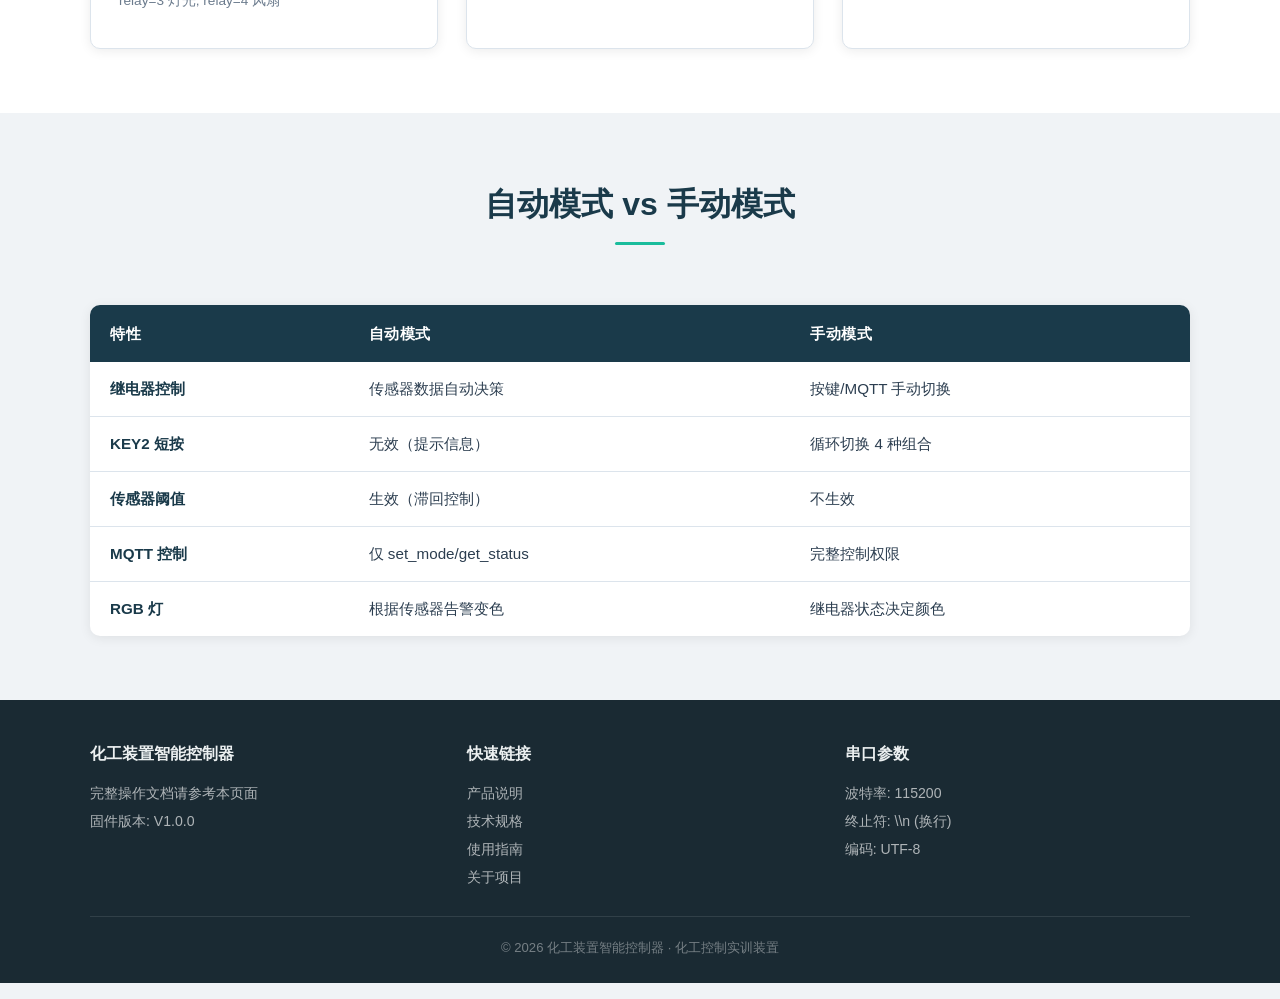
<file: guide.html>
<!DOCTYPE html>
<html lang="zh-CN">
<head>
    <meta charset="UTF-8">
    <meta name="viewport" content="width=device-width, initial-scale=1.0">
    <meta name="description" content="化工装置智能控制器 使用指南 — 快速上手、按键操作、串口命令、MQTT远程控制">
    <title>使用指南 — 化工装置智能控制器</title>
    <link rel="stylesheet" href="css/style.css">
</head>
<body>

<!-- ═══════════ 导航栏 ═══════════ -->
<nav class="navbar">
    <div class="nav-inner">
        <a href="index.html" class="nav-logo">
            <div class="logo-icon">⚗</div>
            化工控制器
        </a>
        <button class="nav-toggle" id="navToggle" aria-label="菜单">☰</button>
        <ul class="nav-links" id="navLinks">
            <li><a href="index.html">产品说明</a></li>
            <li><a href="specs.html">技术规格</a></li>
            <li><a href="guide.html" class="active">使用指南</a></li>
            <li><a href="about.html">关于项目</a></li>
        </ul>
    </div>
</nav>

<!-- ═══════════ 面包屑 ═══════════ -->
<div class="breadcrumb">
    <a href="index.html">首页</a> <span>›</span> 使用指南
</div>

<!-- ═══════════ Hero ═══════════ -->
<header class="hero" style="padding: 48px 24px;">
    <div class="hero-content">
        <div class="hero-badge">User Guide</div>
        <h1>使用<span>指南</span></h1>
        <p>从开机到远程控制，完整的操作手册</p>
    </div>
</header>

<!-- ═══════════ 快速上手 ═══════════ -->
<section class="page-section" id="quickstart">
    <div class="section-inner">
        <div class="section-header">
            <h2>快速上手</h2>
            <p>5 分钟让装置运转起来</p>
        </div>

        <div class="timeline">
            <div class="timeline-item">
                <h4>第1步：上电启动</h4>
                <p>通过 USB-C 接口供电（5V/1A），装置自动启动。RGB 灯执行开机动画（七彩循环 + 呼吸灯），OLED 显示 "Starting..."。</p>
            </div>
            <div class="timeline-item">
                <h4>第2步：WiFi 配网</h4>
                <p>首次开机无保存凭据时自动进入配网模式。串口监视器（115200 baud）中列出扫描到的 WiFi 列表，输入序号选择网络，输入密码完成连接。凭据自动保存至 Flash，下次开机自动重连。</p>
            </div>
            <div class="timeline-item">
                <h4>第3步：MQTT 连接</h4>
                <p>WiFi 连接成功后，自动连接预设的 MQTT Broker (47.98.170.180:8081)。连接成功后订阅命令主题并上报初始状态。可通过串口命令 <code>mqtt show</code> 查看配置、<code>mqtt set</code> 修改参数。</p>
            </div>
            <div class="timeline-item">
                <h4>第4步：合上总闸</h4>
                <p>按下 <strong>KEY1</strong>（总闸开关），系统进入运行状态。默认自动模式，传感器开始采集数据，装置根据光照和温度自动控制灯光与风扇。</p>
            </div>
            <div class="timeline-item">
                <h4>第5步：观察运行</h4>
                <p>OLED 屏幕实时显示各项参数。RGB 灯根据系统状态自动切换颜色模式。可通过串口查看定期上报的传感器数据，或通过 MQTT 客户端远程监控。</p>
            </div>
        </div>
    </div>
</section>

<!-- ═══════════ 按键操作 ═══════════ -->
<section class="page-section alt" id="keys">
    <div class="section-inner">
        <div class="section-header">
            <h2>按键操作说明</h2>
            <p>两个物理按键实现全部本地控制</p>
        </div>

        <div class="card-grid">
            <div class="card">
                <div class="card-icon red">🔑</div>
                <h3>KEY1 — 总闸开关</h3>
                <p><strong>短按：</strong>切换总闸开/关状态。</p>
                <p style="margin-top:8px;">总闸合上时强制进入<strong>自动模式</strong>，所有继电器复位为 00 状态。</p>
                <p style="margin-top:8px;">总闸断开时所有继电器关闭，RGB 灯显示红灯常亮。</p>
            </div>

            <div class="card">
                <div class="card-icon blue">🎛️</div>
                <h3>KEY2 — 模式切换</h3>
                <p><strong>长按 2 秒：</strong>切换自动/手动模式。</p>
                <p style="margin-top:8px;"><strong>短按（手动模式）：</strong>循环切换继电器组合状态：</p>
                <p style="margin-top:4px;">00 (全关) → 10 (灯亮) → 01 (风扇) → 11 (全开)</p>
                <p style="margin-top:8px; color:var(--accent);">⚠️ 自动模式下短按无效</p>
            </div>
        </div>
    </div>
</section>

<!-- ═══════════ 串口命令 ═══════════ -->
<section class="page-section" id="serial">
    <div class="section-inner">
        <div class="section-header">
            <h2>串口命令参考</h2>
            <p>通过 USB 串口 (115200 baud) 发送以下命令</p>
        </div>

        <table class="spec-table">
            <thead>
                <tr><th>命令</th><th>功能</th><th>示例</th></tr>
            </thead>
            <tbody>
                <tr><td class="label">forget</td><td>清除保存的 WiFi 凭据并断开</td><td><code>forget</code></td></tr>
                <tr><td class="label">reboot</td><td>重启设备（1秒后）</td><td><code>reboot</code></td></tr>
                <tr><td class="label">rainbow</td><td>RGB 彩虹效果 5 秒（调试用）</td><td><code>rainbow</code></td></tr>
                <tr><td class="label">mqtt show</td><td>打印当前 MQTT 配置</td><td><code>mqtt show</code></td></tr>
                <tr><td class="label">mqtt set broker &lt;ip&gt;</td><td>修改 MQTT Broker 地址</td><td><code>mqtt set broker 192.168.1.100</code></td></tr>
                <tr><td class="label">mqtt set port &lt;num&gt;</td><td>修改 MQTT 端口</td><td><code>mqtt set port 1883</code></td></tr>
                <tr><td class="label">mqtt set user &lt;name&gt;</td><td>修改 MQTT 用户名</td><td><code>mqtt set user admin</code></td></tr>
                <tr><td class="label">mqtt set pass &lt;pwd&gt;</td><td>修改 MQTT 密码</td><td><code>mqtt set pass 123456</code></td></tr>
                <tr><td class="label">mqtt set devid &lt;id&gt;</td><td>修改设备 ID</td><td><code>mqtt set devid PCT100001</code></td></tr>
            </tbody>
        </table>
    </div>
</section>

<!-- ═══════════ MQTT远程 ═══════════ -->
<section class="page-section alt" id="mqtt">
    <div class="section-inner">
        <div class="section-header">
            <h2>MQTT 远程控制</h2>
            <p>通过 MQTT 客户端向设备下发 JSON 指令</p>
        </div>

        <div class="card-grid">
            <div class="card">
                <div class="card-icon blue">🔌</div>
                <h3>控制继电器</h3>
                <p>Topic: <code>chemctrl/{deviceId}/command</code></p>
                <p style="margin-top:8px; background:#f8f9fa; padding:12px; border-radius:6px; font-family:monospace; font-size:0.82rem;">
                    {"cmd":"set_relay","relay":3,"value":true}
                </p>
                <p style="margin-top:4px; font-size:0.85rem; color:var(--text-light);">relay=3 灯光, relay=4 风扇</p>
            </div>

            <div class="card">
                <div class="card-icon green">🔄</div>
                <h3>切换模式</h3>
                <p style="margin-top:8px; background:#f8f9fa; padding:12px; border-radius:6px; font-family:monospace; font-size:0.82rem;">
                    {"cmd":"set_mode","mode":"auto"}<br>
                    {"cmd":"set_mode","mode":"manual"}
                </p>
            </div>

            <div class="card">
                <div class="card-icon orange">📊</div>
                <h3>查询状态 & 设阈值</h3>
                <p style="margin-top:8px; background:#f8f9fa; padding:12px; border-radius:6px; font-family:monospace; font-size:0.82rem;">
                    {"cmd":"get_status"}<br>
                    {"cmd":"set_threshold","temp":32.0,"light":200}
                </p>
            </div>
        </div>
    </div>
</section>

<!-- ═══════════ 模式对比 ═══════════ -->
<section class="page-section" id="modes">
    <div class="section-inner">
        <div class="section-header">
            <h2>自动模式 vs 手动模式</h2>
        </div>
        <table class="spec-table">
            <thead>
                <tr><th>特性</th><th>自动模式</th><th>手动模式</th></tr>
            </thead>
            <tbody>
                <tr><td class="label">继电器控制</td><td>传感器数据自动决策</td><td>按键/MQTT 手动切换</td></tr>
                <tr><td class="label">KEY2 短按</td><td>无效（提示信息）</td><td>循环切换 4 种组合</td></tr>
                <tr><td class="label">传感器阈值</td><td>生效（滞回控制）</td><td>不生效</td></tr>
                <tr><td class="label">MQTT 控制</td><td>仅 set_mode/get_status</td><td>完整控制权限</td></tr>
                <tr><td class="label">RGB 灯</td><td>根据传感器告警变色</td><td>继电器状态决定颜色</td></tr>
            </tbody>
        </table>
    </div>
</section>

<!-- ═══════════ 页脚 ═══════════ -->
<footer class="footer">
    <div class="footer-inner">
        <div class="footer-col">
            <h4>化工装置智能控制器</h4>
            <p>完整操作文档请参考本页面</p>
            <p>固件版本: V1.0.0</p>
        </div>
        <div class="footer-col">
            <h4>快速链接</h4>
            <a href="index.html">产品说明</a>
            <a href="specs.html">技术规格</a>
            <a href="guide.html">使用指南</a>
            <a href="about.html">关于项目</a>
        </div>
        <div class="footer-col">
            <h4>串口参数</h4>
            <p>波特率: 115200</p>
            <p>终止符: \\n (换行)</p>
            <p>编码: UTF-8</p>
        </div>
    </div>
    <div class="footer-bottom">
        &copy; 2026 化工装置智能控制器 · 化工控制实训装置
    </div>
</footer>

<script src="js/main.js"></script>
</body>
</html>
</file>
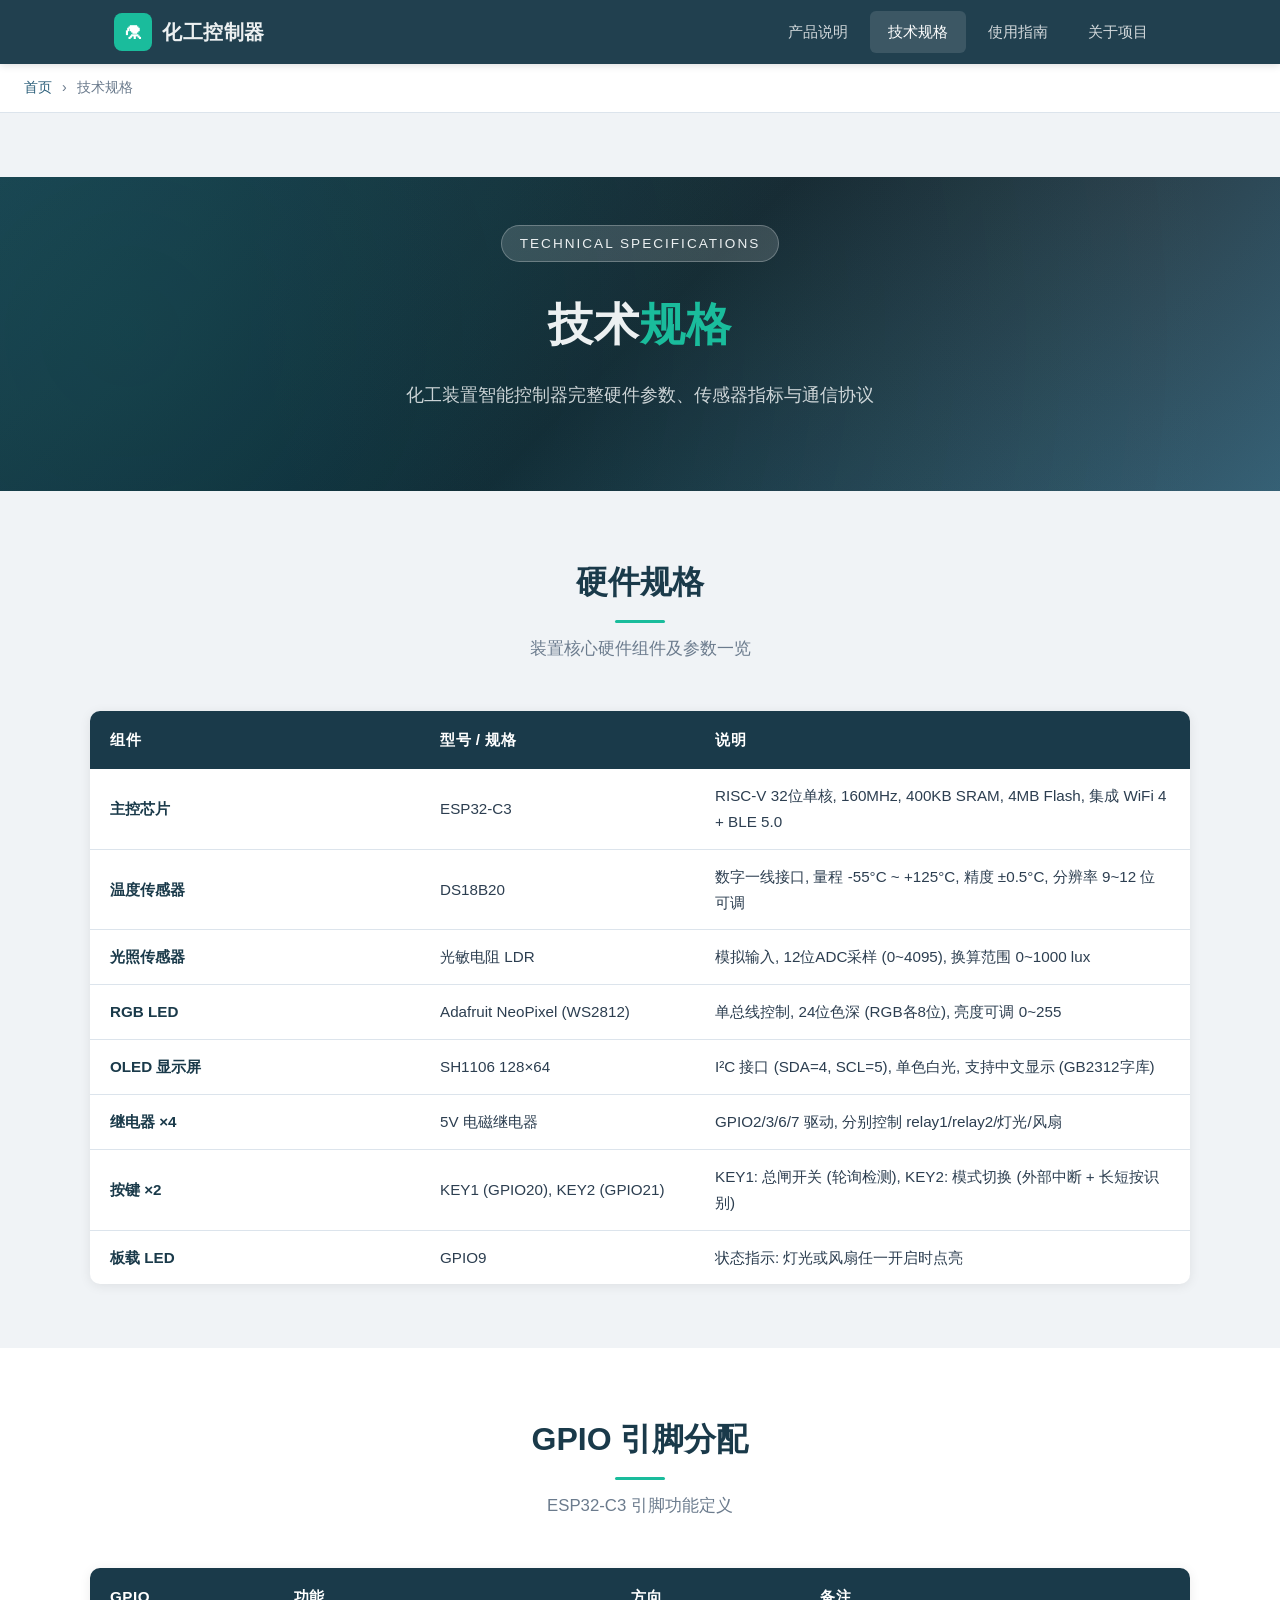
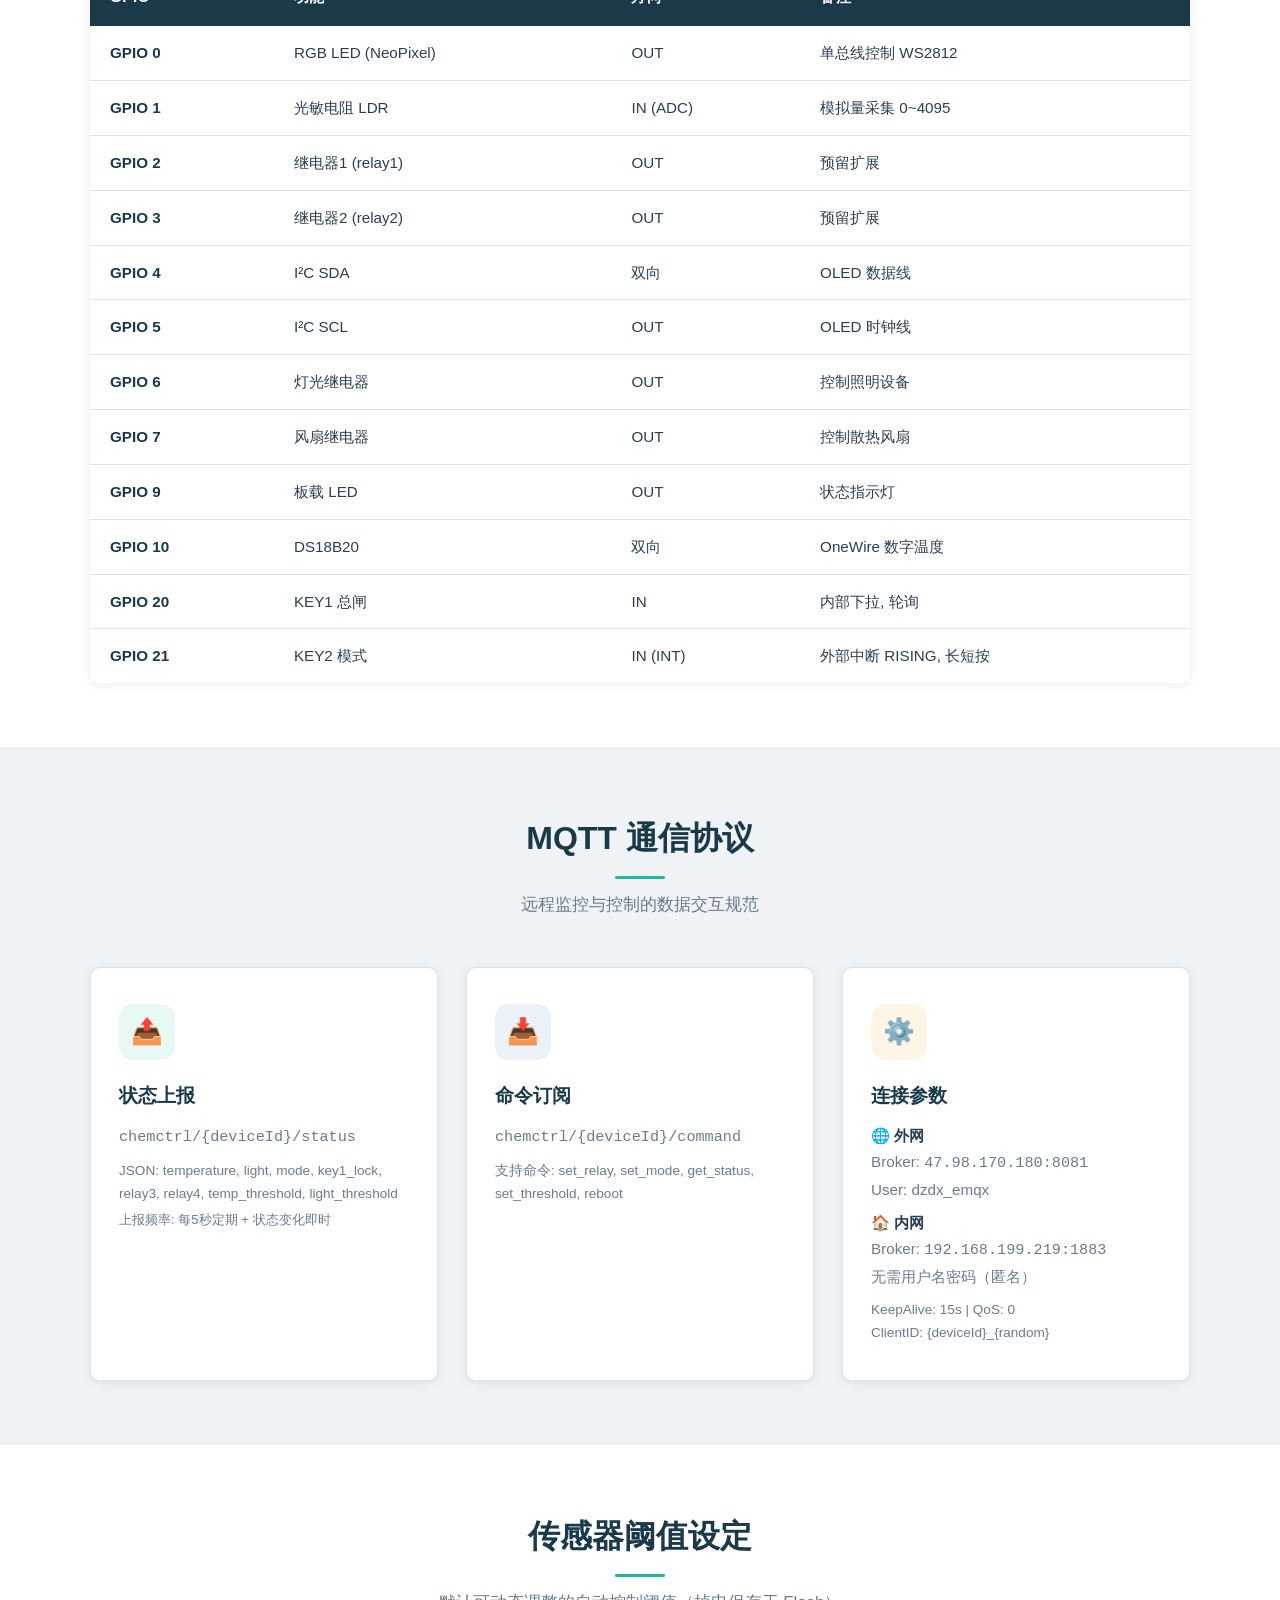
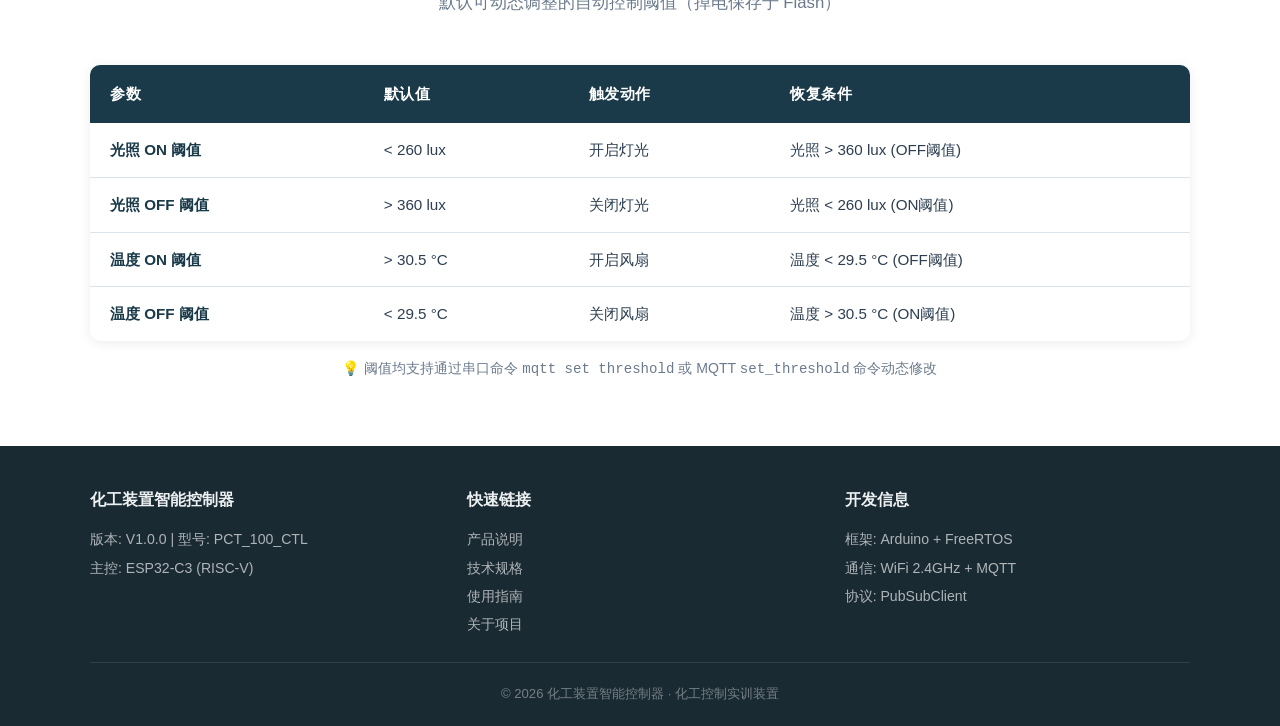
<file: specs.html>
<!DOCTYPE html>
<html lang="zh-CN">
<head>
    <meta charset="UTF-8">
    <meta name="viewport" content="width=device-width, initial-scale=1.0">
    <meta name="description" content="化工装置智能控制器 技术规格 — 硬件参数、传感器指标、通信协议、引脚定义">
    <title>技术规格 — 化工装置智能控制器</title>
    <link rel="stylesheet" href="css/style.css">
</head>
<body>

<!-- ═══════════ 导航栏 ═══════════ -->
<nav class="navbar">
    <div class="nav-inner">
        <a href="index.html" class="nav-logo">
            <div class="logo-icon">⚗</div>
            化工控制器
        </a>
        <button class="nav-toggle" id="navToggle" aria-label="菜单">☰</button>
        <ul class="nav-links" id="navLinks">
            <li><a href="index.html">产品说明</a></li>
            <li><a href="specs.html" class="active">技术规格</a></li>
            <li><a href="guide.html">使用指南</a></li>
            <li><a href="about.html">关于项目</a></li>
        </ul>
    </div>
</nav>

<!-- ═══════════ 面包屑 ═══════════ -->
<div class="breadcrumb">
    <a href="index.html">首页</a> <span>›</span> 技术规格
</div>

<!-- ═══════════ Hero ═══════════ -->
<header class="hero" style="padding: 48px 24px;">
    <div class="hero-content">
        <div class="hero-badge">Technical Specifications</div>
        <h1>技术<span>规格</span></h1>
        <p>化工装置智能控制器完整硬件参数、传感器指标与通信协议</p>
    </div>
</header>

<!-- ═══════════ 硬件规格 ═══════════ -->
<section class="page-section">
    <div class="section-inner">
        <div class="section-header">
            <h2>硬件规格</h2>
            <p>装置核心硬件组件及参数一览</p>
        </div>

        <table class="spec-table">
            <thead>
                <tr>
                    <th style="width:30%">组件</th>
                    <th style="width:25%">型号 / 规格</th>
                    <th>说明</th>
                </tr>
            </thead>
            <tbody>
                <tr>
                    <td class="label">主控芯片</td>
                    <td>ESP32-C3</td>
                    <td>RISC-V 32位单核, 160MHz, 400KB SRAM, 4MB Flash, 集成 WiFi 4 + BLE 5.0</td>
                </tr>
                <tr>
                    <td class="label">温度传感器</td>
                    <td>DS18B20</td>
                    <td>数字一线接口, 量程 -55°C ~ +125°C, 精度 ±0.5°C, 分辨率 9~12 位可调</td>
                </tr>
                <tr>
                    <td class="label">光照传感器</td>
                    <td>光敏电阻 LDR</td>
                    <td>模拟输入, 12位ADC采样 (0~4095), 换算范围 0~1000 lux</td>
                </tr>
                <tr>
                    <td class="label">RGB LED</td>
                    <td>Adafruit NeoPixel (WS2812)</td>
                    <td>单总线控制, 24位色深 (RGB各8位), 亮度可调 0~255</td>
                </tr>
                <tr>
                    <td class="label">OLED 显示屏</td>
                    <td>SH1106 128×64</td>
                    <td>I²C 接口 (SDA=4, SCL=5), 单色白光, 支持中文显示 (GB2312字库)</td>
                </tr>
                <tr>
                    <td class="label">继电器 ×4</td>
                    <td>5V 电磁继电器</td>
                    <td>GPIO2/3/6/7 驱动, 分别控制 relay1/relay2/灯光/风扇</td>
                </tr>
                <tr>
                    <td class="label">按键 ×2</td>
                    <td>KEY1 (GPIO20), KEY2 (GPIO21)</td>
                    <td>KEY1: 总闸开关 (轮询检测), KEY2: 模式切换 (外部中断 + 长短按识别)</td>
                </tr>
                <tr>
                    <td class="label">板载 LED</td>
                    <td>GPIO9</td>
                    <td>状态指示: 灯光或风扇任一开启时点亮</td>
                </tr>
            </tbody>
        </table>
    </div>
</section>

<!-- ═══════════ 引脚定义 ═══════════ -->
<section class="page-section alt">
    <div class="section-inner">
        <div class="section-header">
            <h2>GPIO 引脚分配</h2>
            <p>ESP32-C3 引脚功能定义</p>
        </div>

        <table class="spec-table">
            <thead>
                <tr>
                    <th>GPIO</th>
                    <th>功能</th>
                    <th>方向</th>
                    <th>备注</th>
                </tr>
            </thead>
            <tbody>
                <tr><td class="label">GPIO 0</td><td>RGB LED (NeoPixel)</td><td>OUT</td><td>单总线控制 WS2812</td></tr>
                <tr><td class="label">GPIO 1</td><td>光敏电阻 LDR</td><td>IN (ADC)</td><td>模拟量采集 0~4095</td></tr>
                <tr><td class="label">GPIO 2</td><td>继电器1 (relay1)</td><td>OUT</td><td>预留扩展</td></tr>
                <tr><td class="label">GPIO 3</td><td>继电器2 (relay2)</td><td>OUT</td><td>预留扩展</td></tr>
                <tr><td class="label">GPIO 4</td><td>I²C SDA</td><td>双向</td><td>OLED 数据线</td></tr>
                <tr><td class="label">GPIO 5</td><td>I²C SCL</td><td>OUT</td><td>OLED 时钟线</td></tr>
                <tr><td class="label">GPIO 6</td><td>灯光继电器</td><td>OUT</td><td>控制照明设备</td></tr>
                <tr><td class="label">GPIO 7</td><td>风扇继电器</td><td>OUT</td><td>控制散热风扇</td></tr>
                <tr><td class="label">GPIO 9</td><td>板载 LED</td><td>OUT</td><td>状态指示灯</td></tr>
                <tr><td class="label">GPIO 10</td><td>DS18B20</td><td>双向</td><td>OneWire 数字温度</td></tr>
                <tr><td class="label">GPIO 20</td><td>KEY1 总闸</td><td>IN</td><td>内部下拉, 轮询</td></tr>
                <tr><td class="label">GPIO 21</td><td>KEY2 模式</td><td>IN (INT)</td><td>外部中断 RISING, 长短按</td></tr>
            </tbody>
        </table>
    </div>
</section>

<!-- ═══════════ 通信协议 ═══════════ -->
<section class="page-section">
    <div class="section-inner">
        <div class="section-header">
            <h2>MQTT 通信协议</h2>
            <p>远程监控与控制的数据交互规范</p>
        </div>

        <div class="card-grid">
            <div class="card">
                <div class="card-icon green">📤</div>
                <h3>状态上报</h3>
                <p><code>chemctrl/{deviceId}/status</code></p>
                <p style="margin-top:8px; font-size:0.85rem; color:var(--text-light);">
                    JSON: temperature, light, mode, key1_lock, relay3, relay4, temp_threshold, light_threshold
                </p>
                <p style="margin-top:4px; font-size:0.82rem; color:var(--text-light);">
                    上报频率: 每5秒定期 + 状态变化即时
                </p>
            </div>

            <div class="card">
                <div class="card-icon blue">📥</div>
                <h3>命令订阅</h3>
                <p><code>chemctrl/{deviceId}/command</code></p>
                <p style="margin-top:8px; font-size:0.85rem; color:var(--text-light);">
                    支持命令: set_relay, set_mode, get_status, set_threshold, reboot
                </p>
            </div>

            <div class="card">
                <div class="card-icon orange">⚙️</div>
                <h3>连接参数</h3>
                <p style="font-weight:700;color:var(--cyan);margin-top:4px;">🌐 外网</p>
                <p>Broker: <code>47.98.170.180:8081</code></p>
                <p>User: dzdx_emqx</p>
                <p style="font-weight:700;color:var(--orange);margin-top:8px;">🏠 内网</p>
                <p>Broker: <code>192.168.199.219:1883</code></p>
                <p>无需用户名密码（匿名）</p>
                <p style="margin-top:8px;font-size:0.85rem;color:var(--text-light);">KeepAlive: 15s | QoS: 0<br>ClientID: {deviceId}_{random}</p>
            </div>
        </div>
    </div>
</section>

<!-- ═══════════ 传感器阈值 ═══════════ -->
<section class="page-section alt">
    <div class="section-inner">
        <div class="section-header">
            <h2>传感器阈值设定</h2>
            <p>默认可动态调整的自动控制阈值（掉电保存于 Flash）</p>
        </div>

        <table class="spec-table">
            <thead>
                <tr>
                    <th>参数</th>
                    <th>默认值</th>
                    <th>触发动作</th>
                    <th>恢复条件</th>
                </tr>
            </thead>
            <tbody>
                <tr>
                    <td class="label">光照 ON 阈值</td>
                    <td>&lt; 260 lux</td>
                    <td>开启灯光</td>
                    <td>光照 &gt; 360 lux (OFF阈值)</td>
                </tr>
                <tr>
                    <td class="label">光照 OFF 阈值</td>
                    <td>&gt; 360 lux</td>
                    <td>关闭灯光</td>
                    <td>光照 &lt; 260 lux (ON阈值)</td>
                </tr>
                <tr>
                    <td class="label">温度 ON 阈值</td>
                    <td>&gt; 30.5 °C</td>
                    <td>开启风扇</td>
                    <td>温度 &lt; 29.5 °C (OFF阈值)</td>
                </tr>
                <tr>
                    <td class="label">温度 OFF 阈值</td>
                    <td>&lt; 29.5 °C</td>
                    <td>关闭风扇</td>
                    <td>温度 &gt; 30.5 °C (ON阈值)</td>
                </tr>
            </tbody>
        </table>
        <p style="margin-top:16px; color:var(--text-light); font-size:0.88rem; text-align:center;">
            💡 阈值均支持通过串口命令 <code>mqtt set threshold</code> 或 MQTT <code>set_threshold</code> 命令动态修改
        </p>
    </div>
</section>

<!-- ═══════════ 页脚 ═══════════ -->
<footer class="footer">
    <div class="footer-inner">
        <div class="footer-col">
            <h4>化工装置智能控制器</h4>
            <p>版本: V1.0.0 | 型号: PCT_100_CTL</p>
            <p>主控: ESP32-C3 (RISC-V)</p>
        </div>
        <div class="footer-col">
            <h4>快速链接</h4>
            <a href="index.html">产品说明</a>
            <a href="specs.html">技术规格</a>
            <a href="guide.html">使用指南</a>
            <a href="about.html">关于项目</a>
        </div>
        <div class="footer-col">
            <h4>开发信息</h4>
            <p>框架: Arduino + FreeRTOS</p>
            <p>通信: WiFi 2.4GHz + MQTT</p>
            <p>协议: PubSubClient</p>
        </div>
    </div>
    <div class="footer-bottom">
        &copy; 2026 化工装置智能控制器 · 化工控制实训装置
    </div>
</footer>

<script src="js/main.js"></script>
</body>
</html>
</file>
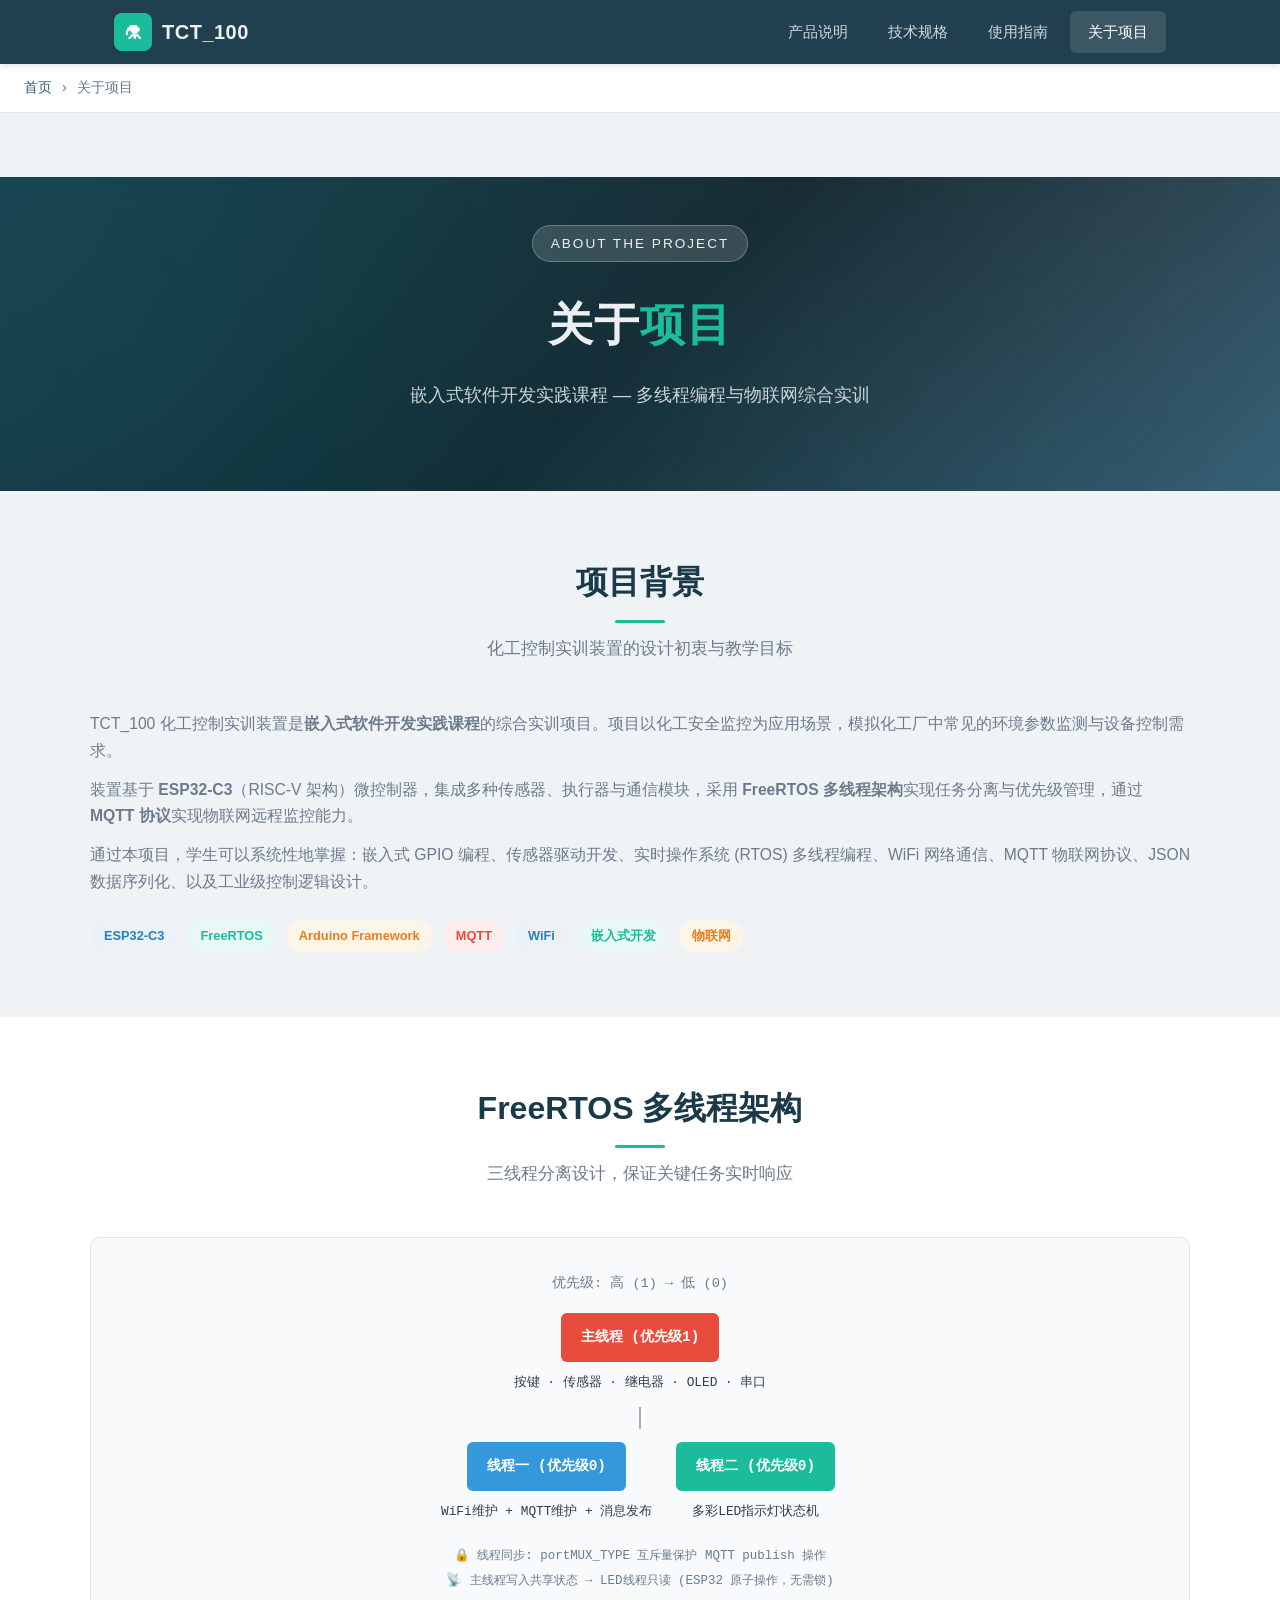
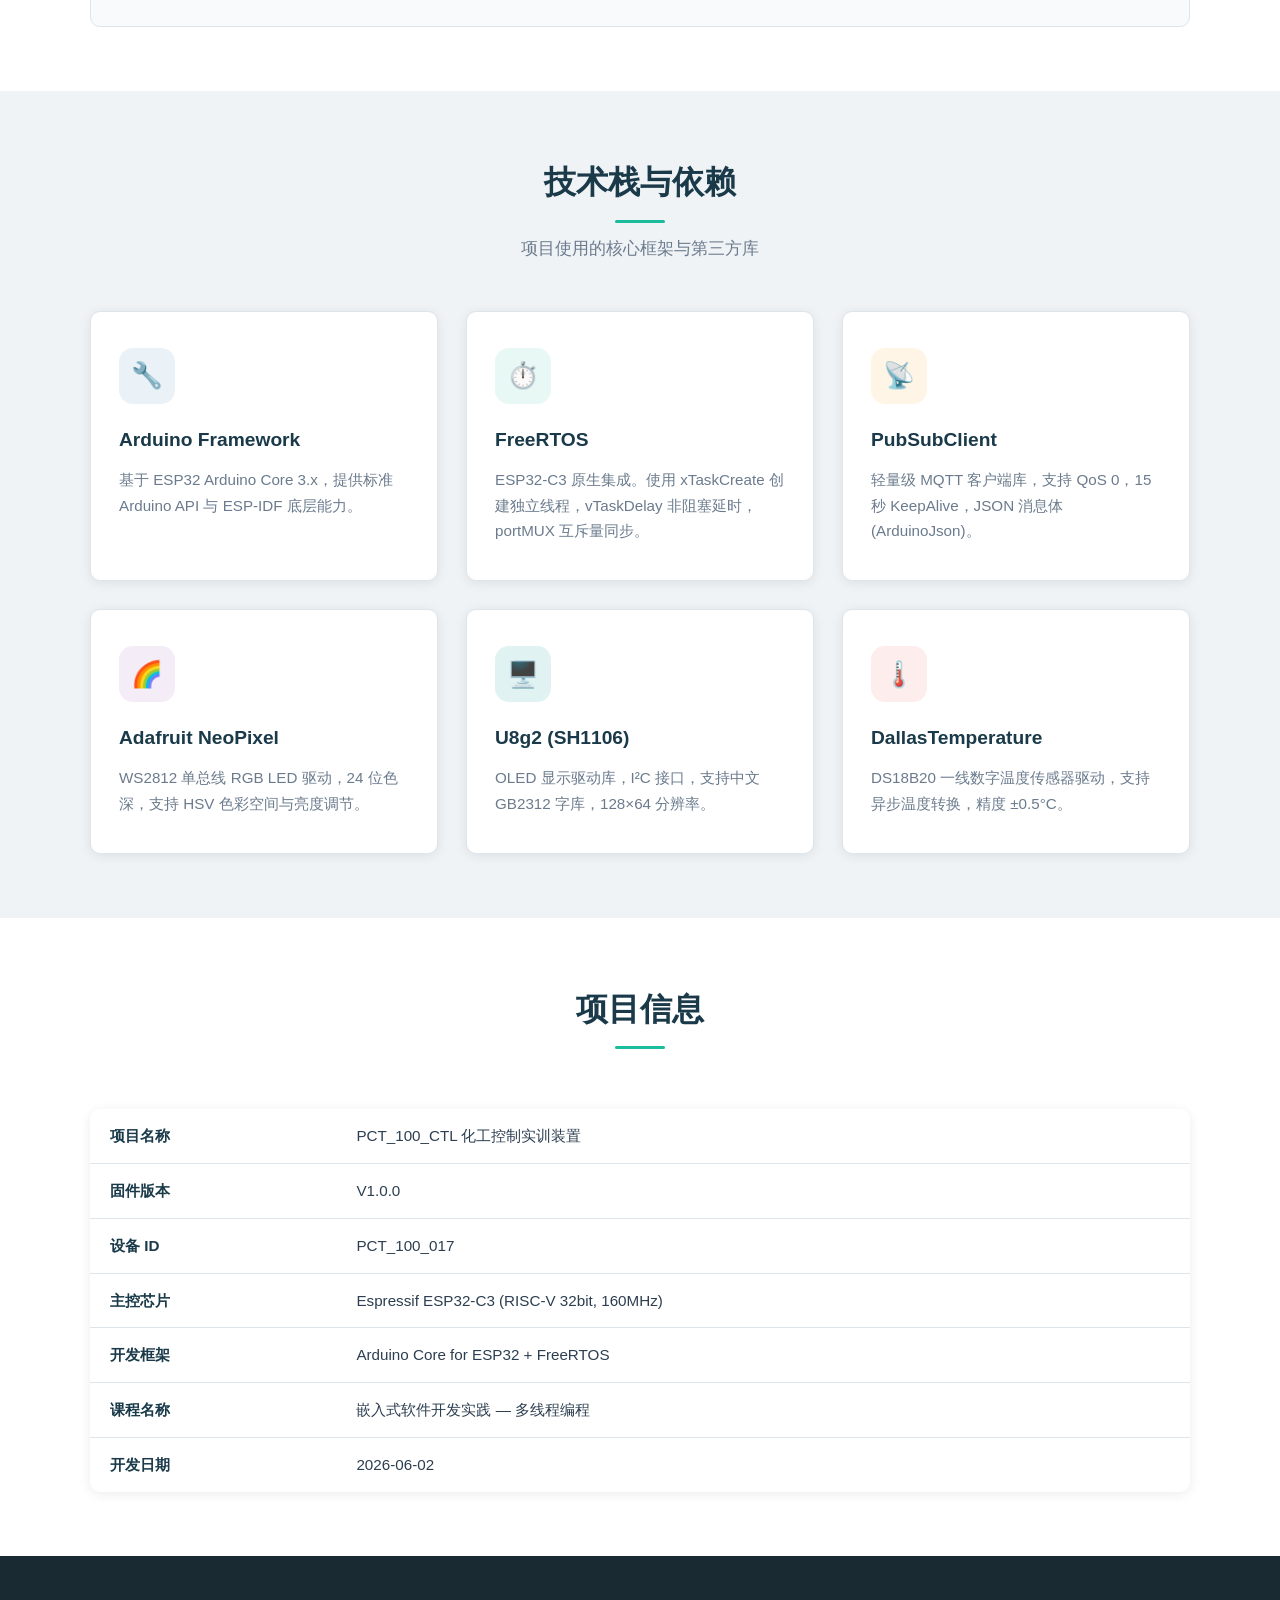
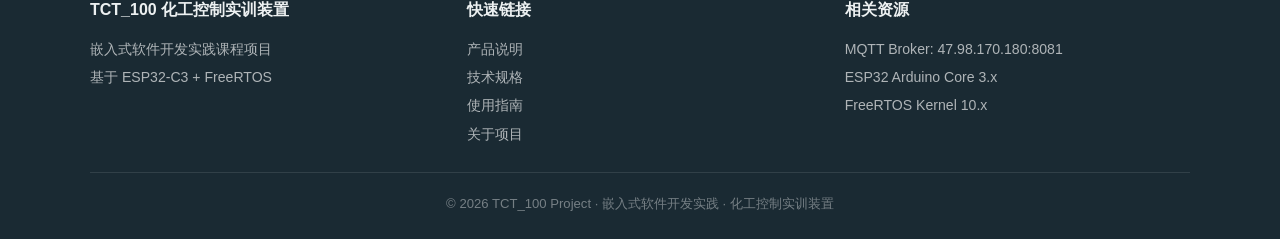
<file: docs/about.html>
<!DOCTYPE html>
<html lang="zh-CN">
<head>
    <meta charset="UTF-8">
    <meta name="viewport" content="width=device-width, initial-scale=1.0">
    <meta name="description" content="关于 TCT_100 项目 — 项目背景、技术栈、多线程架构设计">
    <title>关于项目 — TCT_100 化工控制实训装置</title>
    <link rel="stylesheet" href="css/style.css">
    <style>
        /* 额外页面特有样式 */
        .arch-diagram {
            background: #f8fafb;
            border-radius: var(--radius);
            padding: 32px;
            text-align: center;
            font-family: monospace;
            font-size: 0.9rem;
            line-height: 2;
            border: 1px solid var(--border);
        }
        .arch-box {
            display: inline-block;
            padding: 10px 20px;
            border-radius: var(--radius-sm);
            margin: 4px;
            font-weight: 600;
        }
        .arch-box.main  { background: #e74c3c; color: #fff; }
        .arch-box.task1 { background: #3498db; color: #fff; }
        .arch-box.task2 { background: #1abc9c; color: #fff; }
        .arch-arrow { color: #7f8c8d; font-size: 1.2rem; }
    </style>
</head>
<body>

<!-- ═══════════ 导航栏 ═══════════ -->
<nav class="navbar">
    <div class="nav-inner">
        <a href="index.html" class="nav-logo">
            <div class="logo-icon">⚗</div>
            TCT_100
        </a>
        <button class="nav-toggle" id="navToggle" aria-label="菜单">☰</button>
        <ul class="nav-links" id="navLinks">
            <li><a href="index.html">产品说明</a></li>
            <li><a href="specs.html">技术规格</a></li>
            <li><a href="guide.html">使用指南</a></li>
            <li><a href="about.html" class="active">关于项目</a></li>
        </ul>
    </div>
</nav>

<!-- ═══════════ 面包屑 ═══════════ -->
<div class="breadcrumb">
    <a href="index.html">首页</a> <span>›</span> 关于项目
</div>

<!-- ═══════════ Hero ═══════════ -->
<header class="hero" style="padding: 48px 24px;">
    <div class="hero-content">
        <div class="hero-badge">About The Project</div>
        <h1>关于<span>项目</span></h1>
        <p>嵌入式软件开发实践课程 — 多线程编程与物联网综合实训</p>
    </div>
</header>

<!-- ═══════════ 项目简介 ═══════════ -->
<section class="page-section">
    <div class="section-inner">
        <div class="section-header">
            <h2>项目背景</h2>
            <p>化工控制实训装置的设计初衷与教学目标</p>
        </div>

        <div class="device-showcase">
            <div class="device-info" style="grid-column: 1/-1;">
                <p>TCT_100 化工控制实训装置是<strong>嵌入式软件开发实践课程</strong>的综合实训项目。项目以化工安全监控为应用场景，模拟化工厂中常见的环境参数监测与设备控制需求。</p>
                <p style="margin-top:12px;">装置基于 <strong>ESP32-C3</strong>（RISC-V 架构）微控制器，集成多种传感器、执行器与通信模块，采用 <strong>FreeRTOS 多线程架构</strong>实现任务分离与优先级管理，通过 <strong>MQTT 协议</strong>实现物联网远程监控能力。</p>
                <p style="margin-top:12px;">通过本项目，学生可以系统性地掌握：嵌入式 GPIO 编程、传感器驱动开发、实时操作系统 (RTOS) 多线程编程、WiFi 网络通信、MQTT 物联网协议、JSON 数据序列化、以及工业级控制逻辑设计。</p>

                <div style="margin-top:24px; display:flex; gap:8px; flex-wrap:wrap;">
                    <span class="tag tag-blue">ESP32-C3</span>
                    <span class="tag tag-green">FreeRTOS</span>
                    <span class="tag tag-orange">Arduino Framework</span>
                    <span class="tag tag-red">MQTT</span>
                    <span class="tag tag-blue">WiFi</span>
                    <span class="tag tag-green">嵌入式开发</span>
                    <span class="tag tag-orange">物联网</span>
                </div>
            </div>
        </div>
    </div>
</section>

<!-- ═══════════ 多线程架构 ═══════════ -->
<section class="page-section alt">
    <div class="section-inner">
        <div class="section-header">
            <h2>FreeRTOS 多线程架构</h2>
            <p>三线程分离设计，保证关键任务实时响应</p>
        </div>

        <div class="arch-diagram">
            <p style="font-size:0.85rem; color:var(--text-light); margin-bottom:12px;">优先级: 高 (1) → 低 (0)</p>
            <div>
                <span class="arch-box main">主线程 (优先级1)</span>
                <p style="font-size:0.8rem; margin:4px 0;">按键 · 传感器 · 继电器 · OLED · 串口</p>
            </div>
            <div class="arch-arrow">│</div>
            <div style="display:flex; gap:20px; justify-content:center; flex-wrap:wrap;">
                <div>
                    <span class="arch-box task1">线程一 (优先级0)</span>
                    <p style="font-size:0.8rem; margin:4px 0;">WiFi维护 + MQTT维护 + 消息发布</p>
                </div>
                <div>
                    <span class="arch-box task2">线程二 (优先级0)</span>
                    <p style="font-size:0.8rem; margin:4px 0;">多彩LED指示灯状态机</p>
                </div>
            </div>
            <p style="font-size:0.78rem; color:var(--text-light); margin-top:16px;">
                🔒 线程同步: portMUX_TYPE 互斥量保护 MQTT publish 操作<br>
                📡 主线程写入共享状态 → LED线程只读 (ESP32 原子操作，无需锁)
            </p>
        </div>
    </div>
</section>

<!-- ═══════════ 技术栈 ═══════════ -->
<section class="page-section">
    <div class="section-inner">
        <div class="section-header">
            <h2>技术栈与依赖</h2>
            <p>项目使用的核心框架与第三方库</p>
        </div>

        <div class="card-grid">
            <div class="card">
                <div class="card-icon blue">🔧</div>
                <h3>Arduino Framework</h3>
                <p>基于 ESP32 Arduino Core 3.x，提供标准 Arduino API 与 ESP-IDF 底层能力。</p>
            </div>
            <div class="card">
                <div class="card-icon green">⏱️</div>
                <h3>FreeRTOS</h3>
                <p>ESP32-C3 原生集成。使用 xTaskCreate 创建独立线程，vTaskDelay 非阻塞延时，portMUX 互斥量同步。</p>
            </div>
            <div class="card">
                <div class="card-icon orange">📡</div>
                <h3>PubSubClient</h3>
                <p>轻量级 MQTT 客户端库，支持 QoS 0，15 秒 KeepAlive，JSON 消息体 (ArduinoJson)。</p>
            </div>
            <div class="card">
                <div class="card-icon purple">🌈</div>
                <h3>Adafruit NeoPixel</h3>
                <p>WS2812 单总线 RGB LED 驱动，24 位色深，支持 HSV 色彩空间与亮度调节。</p>
            </div>
            <div class="card">
                <div class="card-icon teal">🖥️</div>
                <h3>U8g2 (SH1106)</h3>
                <p>OLED 显示驱动库，I²C 接口，支持中文 GB2312 字库，128×64 分辨率。</p>
            </div>
            <div class="card">
                <div class="card-icon red">🌡️</div>
                <h3>DallasTemperature</h3>
                <p>DS18B20 一线数字温度传感器驱动，支持异步温度转换，精度 ±0.5°C。</p>
            </div>
        </div>
    </div>
</section>

<!-- ═══════════ 项目信息 ═══════════ -->
<section class="page-section alt">
    <div class="section-inner">
        <div class="section-header">
            <h2>项目信息</h2>
        </div>
        <table class="spec-table">
            <tbody>
                <tr><td class="label">项目名称</td><td>PCT_100_CTL 化工控制实训装置</td></tr>
                <tr><td class="label">固件版本</td><td>V1.0.0</td></tr>
                <tr><td class="label">设备 ID</td><td>PCT_100_017</td></tr>
                <tr><td class="label">主控芯片</td><td>Espressif ESP32-C3 (RISC-V 32bit, 160MHz)</td></tr>
                <tr><td class="label">开发框架</td><td>Arduino Core for ESP32 + FreeRTOS</td></tr>
                <tr><td class="label">课程名称</td><td>嵌入式软件开发实践 — 多线程编程</td></tr>
                <tr><td class="label">开发日期</td><td>2026-06-02</td></tr>
            </tbody>
        </table>
    </div>
</section>

<!-- ═══════════ 页脚 ═══════════ -->
<footer class="footer">
    <div class="footer-inner">
        <div class="footer-col">
            <h4>TCT_100 化工控制实训装置</h4>
            <p>嵌入式软件开发实践课程项目</p>
            <p>基于 ESP32-C3 + FreeRTOS</p>
        </div>
        <div class="footer-col">
            <h4>快速链接</h4>
            <a href="index.html">产品说明</a>
            <a href="specs.html">技术规格</a>
            <a href="guide.html">使用指南</a>
            <a href="about.html">关于项目</a>
        </div>
        <div class="footer-col">
            <h4>相关资源</h4>
            <p>MQTT Broker: 47.98.170.180:8081</p>
            <p>ESP32 Arduino Core 3.x</p>
            <p>FreeRTOS Kernel 10.x</p>
        </div>
    </div>
    <div class="footer-bottom">
        &copy; 2026 TCT_100 Project · 嵌入式软件开发实践 · 化工控制实训装置
    </div>
</footer>

<script src="js/main.js"></script>
</body>
</html>
</file>
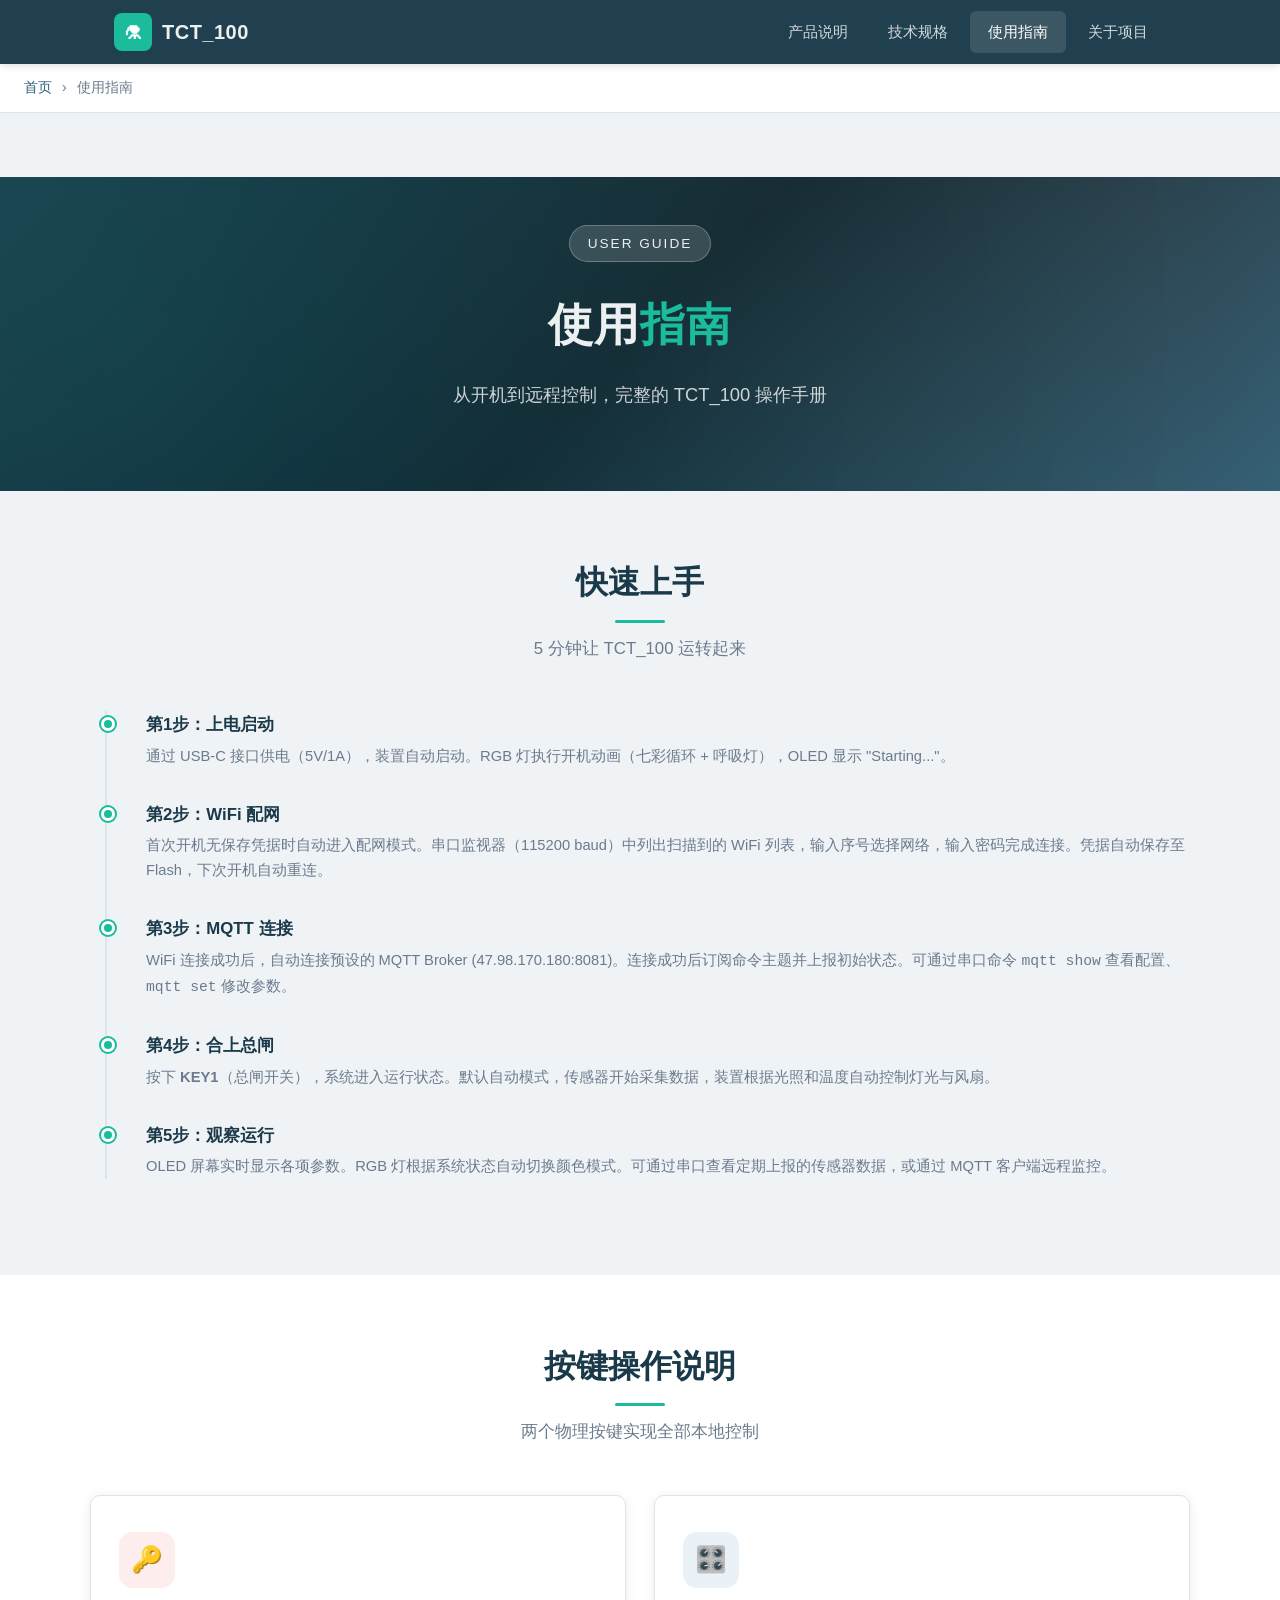
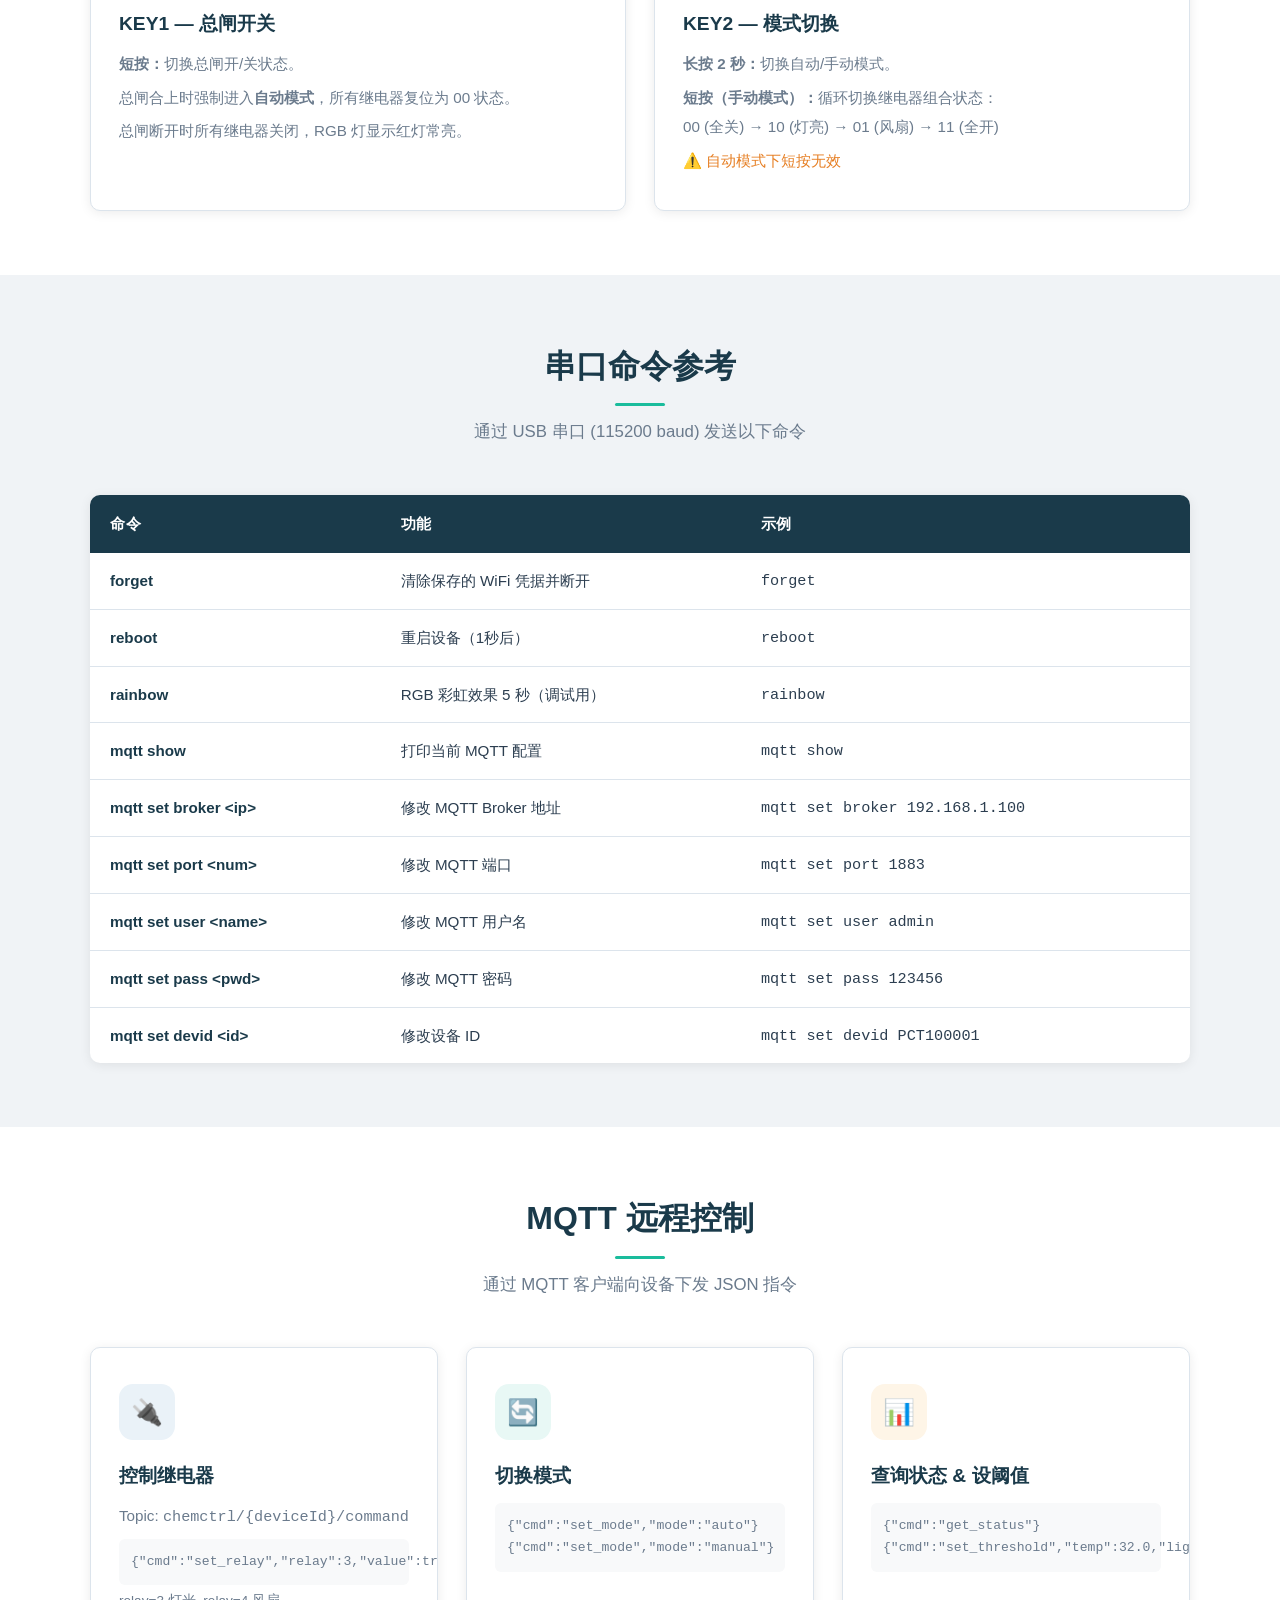
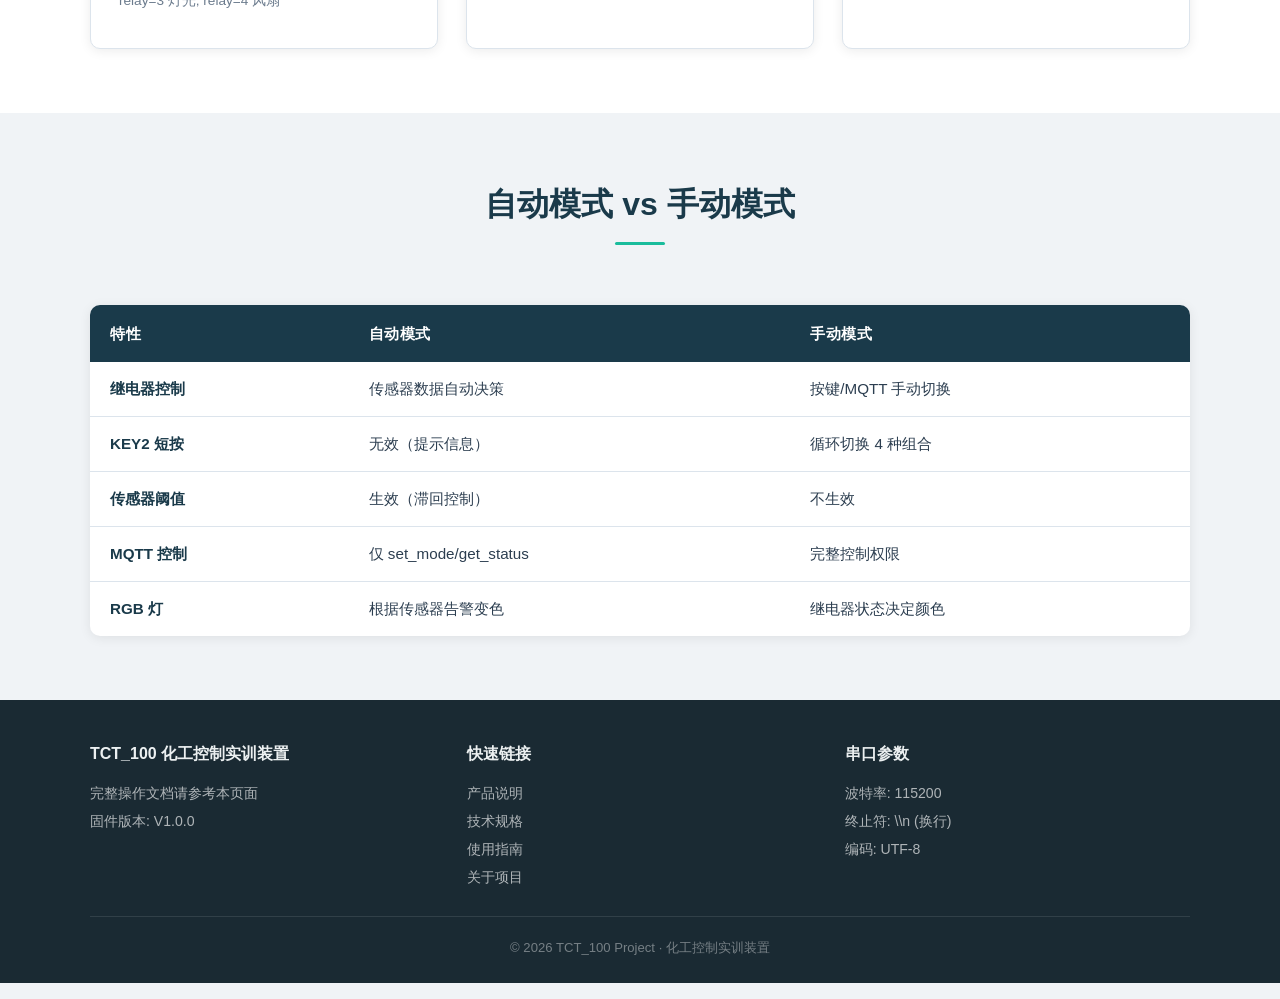
<file: docs/guide.html>
<!DOCTYPE html>
<html lang="zh-CN">
<head>
    <meta charset="UTF-8">
    <meta name="viewport" content="width=device-width, initial-scale=1.0">
    <meta name="description" content="TCT_100 使用指南 — 快速上手、按键操作、串口命令、MQTT远程控制">
    <title>使用指南 — TCT_100 化工控制实训装置</title>
    <link rel="stylesheet" href="css/style.css">
</head>
<body>

<!-- ═══════════ 导航栏 ═══════════ -->
<nav class="navbar">
    <div class="nav-inner">
        <a href="index.html" class="nav-logo">
            <div class="logo-icon">⚗</div>
            TCT_100
        </a>
        <button class="nav-toggle" id="navToggle" aria-label="菜单">☰</button>
        <ul class="nav-links" id="navLinks">
            <li><a href="index.html">产品说明</a></li>
            <li><a href="specs.html">技术规格</a></li>
            <li><a href="guide.html" class="active">使用指南</a></li>
            <li><a href="about.html">关于项目</a></li>
        </ul>
    </div>
</nav>

<!-- ═══════════ 面包屑 ═══════════ -->
<div class="breadcrumb">
    <a href="index.html">首页</a> <span>›</span> 使用指南
</div>

<!-- ═══════════ Hero ═══════════ -->
<header class="hero" style="padding: 48px 24px;">
    <div class="hero-content">
        <div class="hero-badge">User Guide</div>
        <h1>使用<span>指南</span></h1>
        <p>从开机到远程控制，完整的 TCT_100 操作手册</p>
    </div>
</header>

<!-- ═══════════ 快速上手 ═══════════ -->
<section class="page-section" id="quickstart">
    <div class="section-inner">
        <div class="section-header">
            <h2>快速上手</h2>
            <p>5 分钟让 TCT_100 运转起来</p>
        </div>

        <div class="timeline">
            <div class="timeline-item">
                <h4>第1步：上电启动</h4>
                <p>通过 USB-C 接口供电（5V/1A），装置自动启动。RGB 灯执行开机动画（七彩循环 + 呼吸灯），OLED 显示 "Starting..."。</p>
            </div>
            <div class="timeline-item">
                <h4>第2步：WiFi 配网</h4>
                <p>首次开机无保存凭据时自动进入配网模式。串口监视器（115200 baud）中列出扫描到的 WiFi 列表，输入序号选择网络，输入密码完成连接。凭据自动保存至 Flash，下次开机自动重连。</p>
            </div>
            <div class="timeline-item">
                <h4>第3步：MQTT 连接</h4>
                <p>WiFi 连接成功后，自动连接预设的 MQTT Broker (47.98.170.180:8081)。连接成功后订阅命令主题并上报初始状态。可通过串口命令 <code>mqtt show</code> 查看配置、<code>mqtt set</code> 修改参数。</p>
            </div>
            <div class="timeline-item">
                <h4>第4步：合上总闸</h4>
                <p>按下 <strong>KEY1</strong>（总闸开关），系统进入运行状态。默认自动模式，传感器开始采集数据，装置根据光照和温度自动控制灯光与风扇。</p>
            </div>
            <div class="timeline-item">
                <h4>第5步：观察运行</h4>
                <p>OLED 屏幕实时显示各项参数。RGB 灯根据系统状态自动切换颜色模式。可通过串口查看定期上报的传感器数据，或通过 MQTT 客户端远程监控。</p>
            </div>
        </div>
    </div>
</section>

<!-- ═══════════ 按键操作 ═══════════ -->
<section class="page-section alt" id="keys">
    <div class="section-inner">
        <div class="section-header">
            <h2>按键操作说明</h2>
            <p>两个物理按键实现全部本地控制</p>
        </div>

        <div class="card-grid">
            <div class="card">
                <div class="card-icon red">🔑</div>
                <h3>KEY1 — 总闸开关</h3>
                <p><strong>短按：</strong>切换总闸开/关状态。</p>
                <p style="margin-top:8px;">总闸合上时强制进入<strong>自动模式</strong>，所有继电器复位为 00 状态。</p>
                <p style="margin-top:8px;">总闸断开时所有继电器关闭，RGB 灯显示红灯常亮。</p>
            </div>

            <div class="card">
                <div class="card-icon blue">🎛️</div>
                <h3>KEY2 — 模式切换</h3>
                <p><strong>长按 2 秒：</strong>切换自动/手动模式。</p>
                <p style="margin-top:8px;"><strong>短按（手动模式）：</strong>循环切换继电器组合状态：</p>
                <p style="margin-top:4px;">00 (全关) → 10 (灯亮) → 01 (风扇) → 11 (全开)</p>
                <p style="margin-top:8px; color:var(--accent);">⚠️ 自动模式下短按无效</p>
            </div>
        </div>
    </div>
</section>

<!-- ═══════════ 串口命令 ═══════════ -->
<section class="page-section" id="serial">
    <div class="section-inner">
        <div class="section-header">
            <h2>串口命令参考</h2>
            <p>通过 USB 串口 (115200 baud) 发送以下命令</p>
        </div>

        <table class="spec-table">
            <thead>
                <tr><th>命令</th><th>功能</th><th>示例</th></tr>
            </thead>
            <tbody>
                <tr><td class="label">forget</td><td>清除保存的 WiFi 凭据并断开</td><td><code>forget</code></td></tr>
                <tr><td class="label">reboot</td><td>重启设备（1秒后）</td><td><code>reboot</code></td></tr>
                <tr><td class="label">rainbow</td><td>RGB 彩虹效果 5 秒（调试用）</td><td><code>rainbow</code></td></tr>
                <tr><td class="label">mqtt show</td><td>打印当前 MQTT 配置</td><td><code>mqtt show</code></td></tr>
                <tr><td class="label">mqtt set broker &lt;ip&gt;</td><td>修改 MQTT Broker 地址</td><td><code>mqtt set broker 192.168.1.100</code></td></tr>
                <tr><td class="label">mqtt set port &lt;num&gt;</td><td>修改 MQTT 端口</td><td><code>mqtt set port 1883</code></td></tr>
                <tr><td class="label">mqtt set user &lt;name&gt;</td><td>修改 MQTT 用户名</td><td><code>mqtt set user admin</code></td></tr>
                <tr><td class="label">mqtt set pass &lt;pwd&gt;</td><td>修改 MQTT 密码</td><td><code>mqtt set pass 123456</code></td></tr>
                <tr><td class="label">mqtt set devid &lt;id&gt;</td><td>修改设备 ID</td><td><code>mqtt set devid PCT100001</code></td></tr>
            </tbody>
        </table>
    </div>
</section>

<!-- ═══════════ MQTT远程 ═══════════ -->
<section class="page-section alt" id="mqtt">
    <div class="section-inner">
        <div class="section-header">
            <h2>MQTT 远程控制</h2>
            <p>通过 MQTT 客户端向设备下发 JSON 指令</p>
        </div>

        <div class="card-grid">
            <div class="card">
                <div class="card-icon blue">🔌</div>
                <h3>控制继电器</h3>
                <p>Topic: <code>chemctrl/{deviceId}/command</code></p>
                <p style="margin-top:8px; background:#f8f9fa; padding:12px; border-radius:6px; font-family:monospace; font-size:0.82rem;">
                    {"cmd":"set_relay","relay":3,"value":true}
                </p>
                <p style="margin-top:4px; font-size:0.85rem; color:var(--text-light);">relay=3 灯光, relay=4 风扇</p>
            </div>

            <div class="card">
                <div class="card-icon green">🔄</div>
                <h3>切换模式</h3>
                <p style="margin-top:8px; background:#f8f9fa; padding:12px; border-radius:6px; font-family:monospace; font-size:0.82rem;">
                    {"cmd":"set_mode","mode":"auto"}<br>
                    {"cmd":"set_mode","mode":"manual"}
                </p>
            </div>

            <div class="card">
                <div class="card-icon orange">📊</div>
                <h3>查询状态 & 设阈值</h3>
                <p style="margin-top:8px; background:#f8f9fa; padding:12px; border-radius:6px; font-family:monospace; font-size:0.82rem;">
                    {"cmd":"get_status"}<br>
                    {"cmd":"set_threshold","temp":32.0,"light":200}
                </p>
            </div>
        </div>
    </div>
</section>

<!-- ═══════════ 模式对比 ═══════════ -->
<section class="page-section" id="modes">
    <div class="section-inner">
        <div class="section-header">
            <h2>自动模式 vs 手动模式</h2>
        </div>
        <table class="spec-table">
            <thead>
                <tr><th>特性</th><th>自动模式</th><th>手动模式</th></tr>
            </thead>
            <tbody>
                <tr><td class="label">继电器控制</td><td>传感器数据自动决策</td><td>按键/MQTT 手动切换</td></tr>
                <tr><td class="label">KEY2 短按</td><td>无效（提示信息）</td><td>循环切换 4 种组合</td></tr>
                <tr><td class="label">传感器阈值</td><td>生效（滞回控制）</td><td>不生效</td></tr>
                <tr><td class="label">MQTT 控制</td><td>仅 set_mode/get_status</td><td>完整控制权限</td></tr>
                <tr><td class="label">RGB 灯</td><td>根据传感器告警变色</td><td>继电器状态决定颜色</td></tr>
            </tbody>
        </table>
    </div>
</section>

<!-- ═══════════ 页脚 ═══════════ -->
<footer class="footer">
    <div class="footer-inner">
        <div class="footer-col">
            <h4>TCT_100 化工控制实训装置</h4>
            <p>完整操作文档请参考本页面</p>
            <p>固件版本: V1.0.0</p>
        </div>
        <div class="footer-col">
            <h4>快速链接</h4>
            <a href="index.html">产品说明</a>
            <a href="specs.html">技术规格</a>
            <a href="guide.html">使用指南</a>
            <a href="about.html">关于项目</a>
        </div>
        <div class="footer-col">
            <h4>串口参数</h4>
            <p>波特率: 115200</p>
            <p>终止符: \\n (换行)</p>
            <p>编码: UTF-8</p>
        </div>
    </div>
    <div class="footer-bottom">
        &copy; 2026 TCT_100 Project · 化工控制实训装置
    </div>
</footer>

<script src="js/main.js"></script>
</body>
</html>
</file>
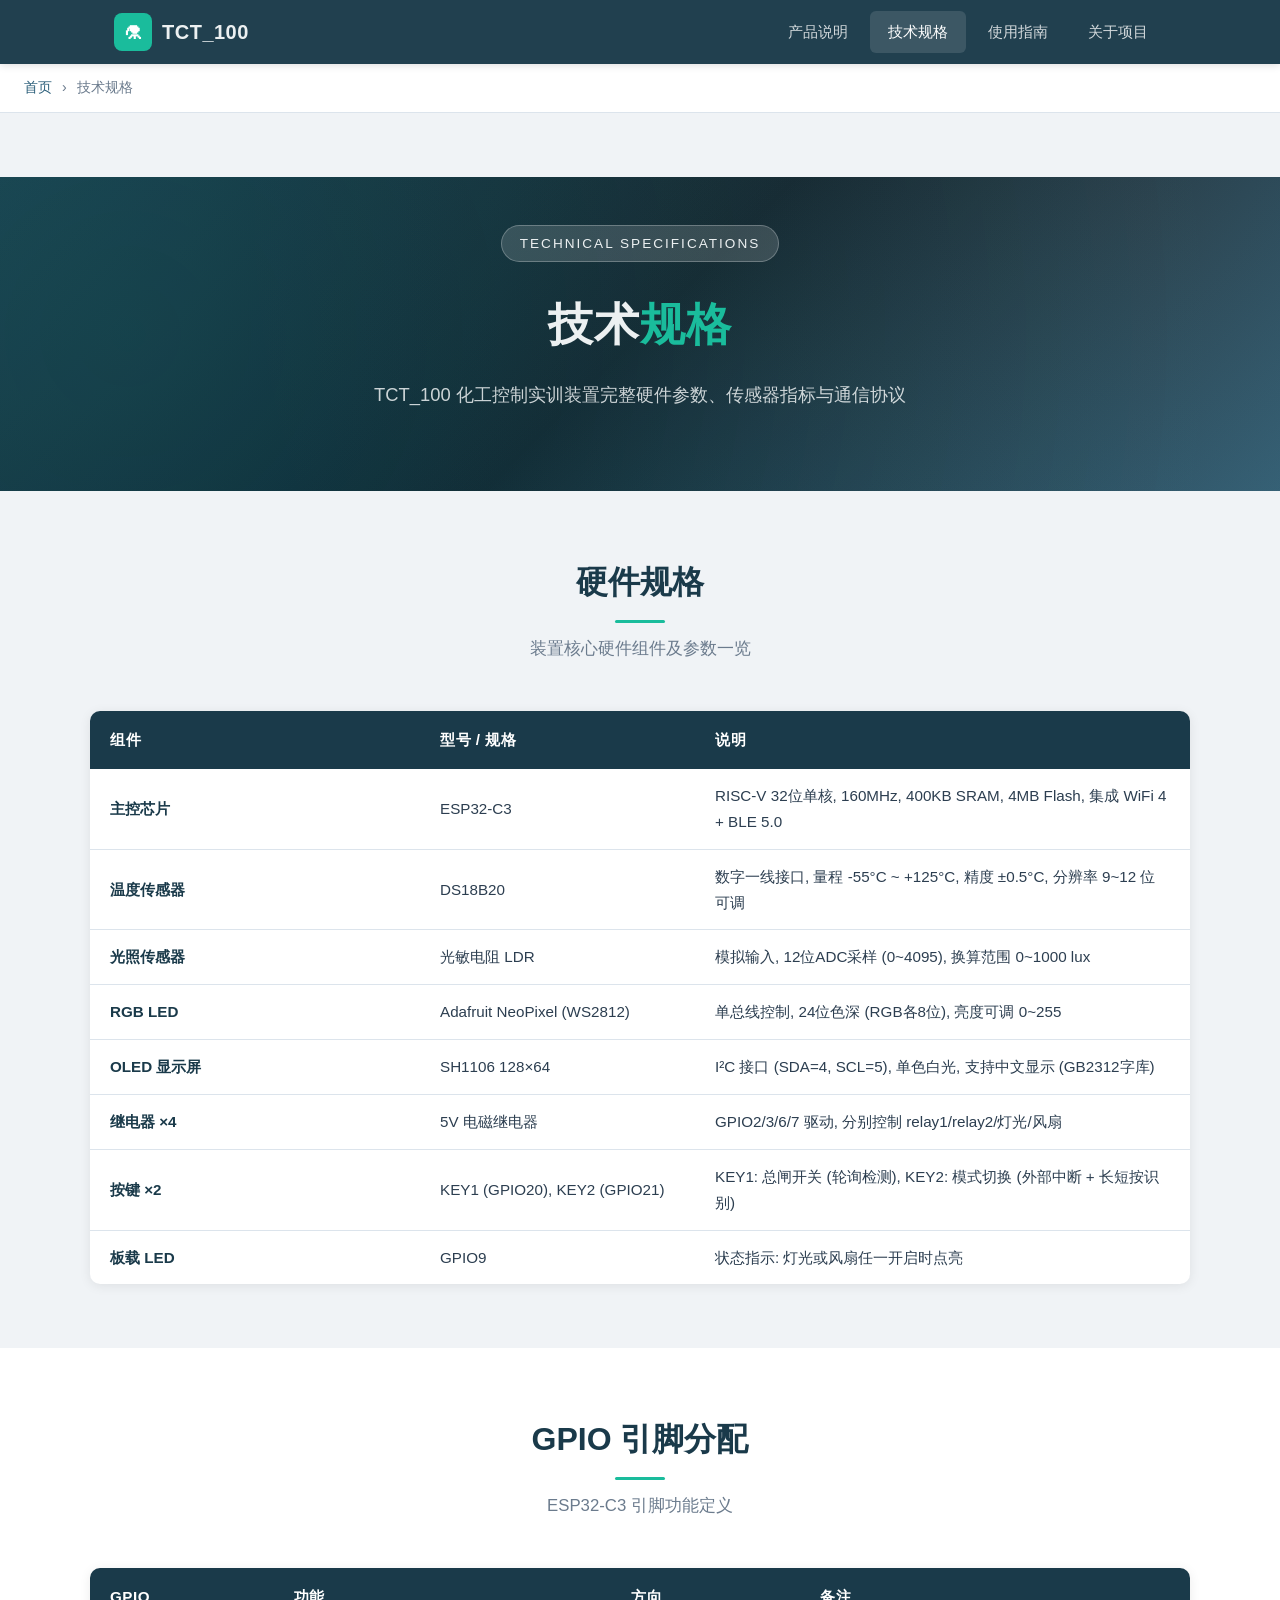
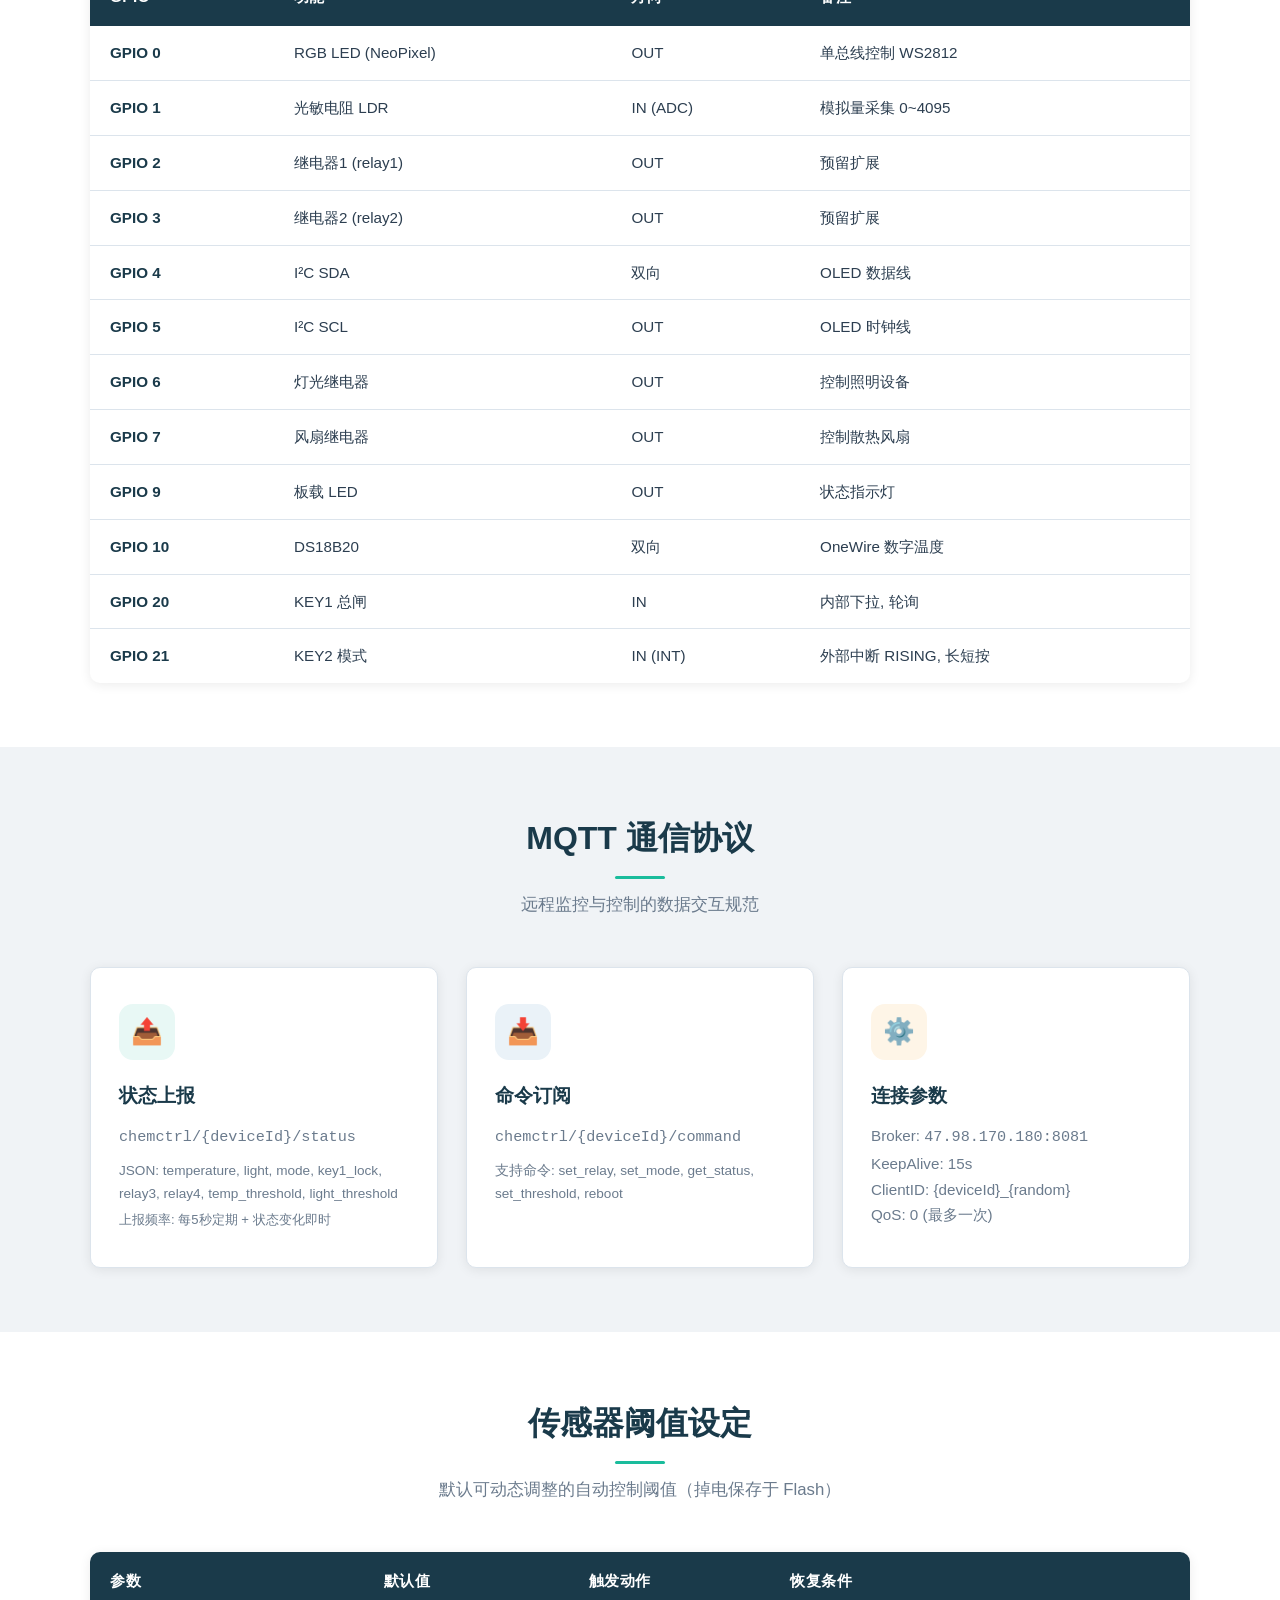
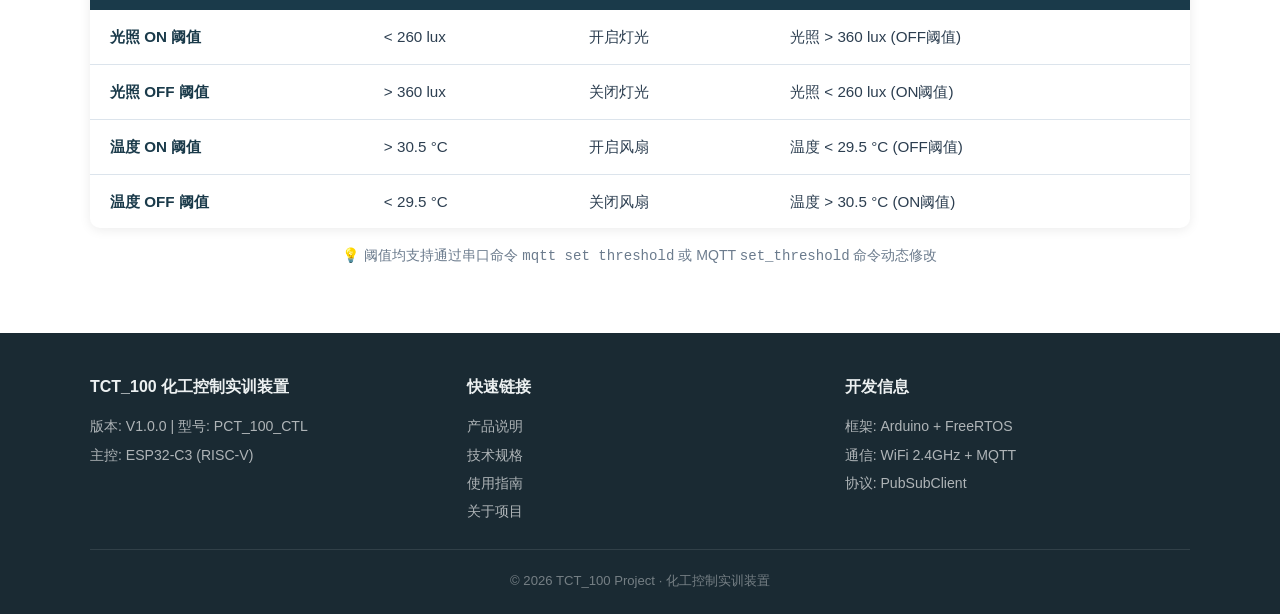
<file: docs/specs.html>
<!DOCTYPE html>
<html lang="zh-CN">
<head>
    <meta charset="UTF-8">
    <meta name="viewport" content="width=device-width, initial-scale=1.0">
    <meta name="description" content="TCT_100 技术规格 — 硬件参数、传感器指标、通信协议、引脚定义">
    <title>技术规格 — TCT_100 化工控制实训装置</title>
    <link rel="stylesheet" href="css/style.css">
</head>
<body>

<!-- ═══════════ 导航栏 ═══════════ -->
<nav class="navbar">
    <div class="nav-inner">
        <a href="index.html" class="nav-logo">
            <div class="logo-icon">⚗</div>
            TCT_100
        </a>
        <button class="nav-toggle" id="navToggle" aria-label="菜单">☰</button>
        <ul class="nav-links" id="navLinks">
            <li><a href="index.html">产品说明</a></li>
            <li><a href="specs.html" class="active">技术规格</a></li>
            <li><a href="guide.html">使用指南</a></li>
            <li><a href="about.html">关于项目</a></li>
        </ul>
    </div>
</nav>

<!-- ═══════════ 面包屑 ═══════════ -->
<div class="breadcrumb">
    <a href="index.html">首页</a> <span>›</span> 技术规格
</div>

<!-- ═══════════ Hero ═══════════ -->
<header class="hero" style="padding: 48px 24px;">
    <div class="hero-content">
        <div class="hero-badge">Technical Specifications</div>
        <h1>技术<span>规格</span></h1>
        <p>TCT_100 化工控制实训装置完整硬件参数、传感器指标与通信协议</p>
    </div>
</header>

<!-- ═══════════ 硬件规格 ═══════════ -->
<section class="page-section">
    <div class="section-inner">
        <div class="section-header">
            <h2>硬件规格</h2>
            <p>装置核心硬件组件及参数一览</p>
        </div>

        <table class="spec-table">
            <thead>
                <tr>
                    <th style="width:30%">组件</th>
                    <th style="width:25%">型号 / 规格</th>
                    <th>说明</th>
                </tr>
            </thead>
            <tbody>
                <tr>
                    <td class="label">主控芯片</td>
                    <td>ESP32-C3</td>
                    <td>RISC-V 32位单核, 160MHz, 400KB SRAM, 4MB Flash, 集成 WiFi 4 + BLE 5.0</td>
                </tr>
                <tr>
                    <td class="label">温度传感器</td>
                    <td>DS18B20</td>
                    <td>数字一线接口, 量程 -55°C ~ +125°C, 精度 ±0.5°C, 分辨率 9~12 位可调</td>
                </tr>
                <tr>
                    <td class="label">光照传感器</td>
                    <td>光敏电阻 LDR</td>
                    <td>模拟输入, 12位ADC采样 (0~4095), 换算范围 0~1000 lux</td>
                </tr>
                <tr>
                    <td class="label">RGB LED</td>
                    <td>Adafruit NeoPixel (WS2812)</td>
                    <td>单总线控制, 24位色深 (RGB各8位), 亮度可调 0~255</td>
                </tr>
                <tr>
                    <td class="label">OLED 显示屏</td>
                    <td>SH1106 128×64</td>
                    <td>I²C 接口 (SDA=4, SCL=5), 单色白光, 支持中文显示 (GB2312字库)</td>
                </tr>
                <tr>
                    <td class="label">继电器 ×4</td>
                    <td>5V 电磁继电器</td>
                    <td>GPIO2/3/6/7 驱动, 分别控制 relay1/relay2/灯光/风扇</td>
                </tr>
                <tr>
                    <td class="label">按键 ×2</td>
                    <td>KEY1 (GPIO20), KEY2 (GPIO21)</td>
                    <td>KEY1: 总闸开关 (轮询检测), KEY2: 模式切换 (外部中断 + 长短按识别)</td>
                </tr>
                <tr>
                    <td class="label">板载 LED</td>
                    <td>GPIO9</td>
                    <td>状态指示: 灯光或风扇任一开启时点亮</td>
                </tr>
            </tbody>
        </table>
    </div>
</section>

<!-- ═══════════ 引脚定义 ═══════════ -->
<section class="page-section alt">
    <div class="section-inner">
        <div class="section-header">
            <h2>GPIO 引脚分配</h2>
            <p>ESP32-C3 引脚功能定义</p>
        </div>

        <table class="spec-table">
            <thead>
                <tr>
                    <th>GPIO</th>
                    <th>功能</th>
                    <th>方向</th>
                    <th>备注</th>
                </tr>
            </thead>
            <tbody>
                <tr><td class="label">GPIO 0</td><td>RGB LED (NeoPixel)</td><td>OUT</td><td>单总线控制 WS2812</td></tr>
                <tr><td class="label">GPIO 1</td><td>光敏电阻 LDR</td><td>IN (ADC)</td><td>模拟量采集 0~4095</td></tr>
                <tr><td class="label">GPIO 2</td><td>继电器1 (relay1)</td><td>OUT</td><td>预留扩展</td></tr>
                <tr><td class="label">GPIO 3</td><td>继电器2 (relay2)</td><td>OUT</td><td>预留扩展</td></tr>
                <tr><td class="label">GPIO 4</td><td>I²C SDA</td><td>双向</td><td>OLED 数据线</td></tr>
                <tr><td class="label">GPIO 5</td><td>I²C SCL</td><td>OUT</td><td>OLED 时钟线</td></tr>
                <tr><td class="label">GPIO 6</td><td>灯光继电器</td><td>OUT</td><td>控制照明设备</td></tr>
                <tr><td class="label">GPIO 7</td><td>风扇继电器</td><td>OUT</td><td>控制散热风扇</td></tr>
                <tr><td class="label">GPIO 9</td><td>板载 LED</td><td>OUT</td><td>状态指示灯</td></tr>
                <tr><td class="label">GPIO 10</td><td>DS18B20</td><td>双向</td><td>OneWire 数字温度</td></tr>
                <tr><td class="label">GPIO 20</td><td>KEY1 总闸</td><td>IN</td><td>内部下拉, 轮询</td></tr>
                <tr><td class="label">GPIO 21</td><td>KEY2 模式</td><td>IN (INT)</td><td>外部中断 RISING, 长短按</td></tr>
            </tbody>
        </table>
    </div>
</section>

<!-- ═══════════ 通信协议 ═══════════ -->
<section class="page-section">
    <div class="section-inner">
        <div class="section-header">
            <h2>MQTT 通信协议</h2>
            <p>远程监控与控制的数据交互规范</p>
        </div>

        <div class="card-grid">
            <div class="card">
                <div class="card-icon green">📤</div>
                <h3>状态上报</h3>
                <p><code>chemctrl/{deviceId}/status</code></p>
                <p style="margin-top:8px; font-size:0.85rem; color:var(--text-light);">
                    JSON: temperature, light, mode, key1_lock, relay3, relay4, temp_threshold, light_threshold
                </p>
                <p style="margin-top:4px; font-size:0.82rem; color:var(--text-light);">
                    上报频率: 每5秒定期 + 状态变化即时
                </p>
            </div>

            <div class="card">
                <div class="card-icon blue">📥</div>
                <h3>命令订阅</h3>
                <p><code>chemctrl/{deviceId}/command</code></p>
                <p style="margin-top:8px; font-size:0.85rem; color:var(--text-light);">
                    支持命令: set_relay, set_mode, get_status, set_threshold, reboot
                </p>
            </div>

            <div class="card">
                <div class="card-icon orange">⚙️</div>
                <h3>连接参数</h3>
                <p>Broker: <code>47.98.170.180:8081</code></p>
                <p>KeepAlive: 15s</p>
                <p>ClientID: {deviceId}_{random}</p>
                <p>QoS: 0 (最多一次)</p>
            </div>
        </div>
    </div>
</section>

<!-- ═══════════ 传感器阈值 ═══════════ -->
<section class="page-section alt">
    <div class="section-inner">
        <div class="section-header">
            <h2>传感器阈值设定</h2>
            <p>默认可动态调整的自动控制阈值（掉电保存于 Flash）</p>
        </div>

        <table class="spec-table">
            <thead>
                <tr>
                    <th>参数</th>
                    <th>默认值</th>
                    <th>触发动作</th>
                    <th>恢复条件</th>
                </tr>
            </thead>
            <tbody>
                <tr>
                    <td class="label">光照 ON 阈值</td>
                    <td>&lt; 260 lux</td>
                    <td>开启灯光</td>
                    <td>光照 &gt; 360 lux (OFF阈值)</td>
                </tr>
                <tr>
                    <td class="label">光照 OFF 阈值</td>
                    <td>&gt; 360 lux</td>
                    <td>关闭灯光</td>
                    <td>光照 &lt; 260 lux (ON阈值)</td>
                </tr>
                <tr>
                    <td class="label">温度 ON 阈值</td>
                    <td>&gt; 30.5 °C</td>
                    <td>开启风扇</td>
                    <td>温度 &lt; 29.5 °C (OFF阈值)</td>
                </tr>
                <tr>
                    <td class="label">温度 OFF 阈值</td>
                    <td>&lt; 29.5 °C</td>
                    <td>关闭风扇</td>
                    <td>温度 &gt; 30.5 °C (ON阈值)</td>
                </tr>
            </tbody>
        </table>
        <p style="margin-top:16px; color:var(--text-light); font-size:0.88rem; text-align:center;">
            💡 阈值均支持通过串口命令 <code>mqtt set threshold</code> 或 MQTT <code>set_threshold</code> 命令动态修改
        </p>
    </div>
</section>

<!-- ═══════════ 页脚 ═══════════ -->
<footer class="footer">
    <div class="footer-inner">
        <div class="footer-col">
            <h4>TCT_100 化工控制实训装置</h4>
            <p>版本: V1.0.0 | 型号: PCT_100_CTL</p>
            <p>主控: ESP32-C3 (RISC-V)</p>
        </div>
        <div class="footer-col">
            <h4>快速链接</h4>
            <a href="index.html">产品说明</a>
            <a href="specs.html">技术规格</a>
            <a href="guide.html">使用指南</a>
            <a href="about.html">关于项目</a>
        </div>
        <div class="footer-col">
            <h4>开发信息</h4>
            <p>框架: Arduino + FreeRTOS</p>
            <p>通信: WiFi 2.4GHz + MQTT</p>
            <p>协议: PubSubClient</p>
        </div>
    </div>
    <div class="footer-bottom">
        &copy; 2026 TCT_100 Project · 化工控制实训装置
    </div>
</footer>

<script src="js/main.js"></script>
</body>
</html>
</file>
<file: css/style.css>
/* ═══════════════════════════════════════════════════════════════
   化工装置智能控制器 — 产品网站样式
   配色: 工业蓝 + 青绿 + 安全橙
   ═══════════════════════════════════════════════════════════════ */

/* ── CSS 变量 ── */
:root {
    --primary:      #1a3a4a;
    --primary-light:#2c5f7a;
    --secondary:    #1abc9c;
    --secondary-dark:#16a085;
    --accent:       #e67e22;
    --accent-red:   #e74c3c;
    --bg:           #f0f3f6;
    --bg-dark:      #1a2a33;
    --card:         #ffffff;
    --text:         #2c3e50;
    --text-light:   #6b7b8d;
    --text-white:   #ecf0f1;
    --border:       #dce4ec;
    --shadow:       0 2px 12px rgba(0,0,0,0.08);
    --shadow-lg:    0 8px 32px rgba(0,0,0,0.12);
    --radius:       10px;
    --radius-sm:    6px;
    --transition:   0.3s ease;
    --max-width:    1100px;
    --nav-height:   64px;
}

/* ── 全局重置 ── */
*, *::before, *::after { box-sizing: border-box; margin: 0; padding: 0; }

html {
    scroll-behavior: smooth;
    font-size: 16px;
}

body {
    font-family: -apple-system, BlinkMacSystemFont, "Segoe UI", "PingFang SC",
                 "Microsoft YaHei", "Helvetica Neue", sans-serif;
    color: var(--text);
    background: var(--bg);
    line-height: 1.7;
    min-height: 100vh;
}

/* ── 顶部导航栏 ── */
.navbar {
    position: fixed;
    top: 0; left: 0; right: 0;
    height: var(--nav-height);
    background: rgba(26, 58, 74, 0.97);
    backdrop-filter: blur(10px);
    box-shadow: 0 1px 8px rgba(0,0,0,0.15);
    z-index: 1000;
    display: flex;
    align-items: center;
}

.nav-inner {
    max-width: var(--max-width);
    width: 100%;
    margin: 0 auto;
    padding: 0 24px;
    display: flex;
    align-items: center;
    justify-content: space-between;
}

.nav-logo {
    display: flex;
    align-items: center;
    gap: 10px;
    text-decoration: none;
    color: var(--text-white);
    font-size: 1.25rem;
    font-weight: 700;
    letter-spacing: 0.5px;
}

.nav-logo .logo-icon {
    width: 38px; height: 38px;
    background: var(--secondary);
    border-radius: 8px;
    display: flex;
    align-items: center;
    justify-content: center;
    font-size: 1.3rem;
    color: #fff;
}

.nav-links {
    display: flex;
    list-style: none;
    gap: 4px;
}

.nav-links a {
    display: block;
    padding: 8px 18px;
    color: rgba(255,255,255,0.8);
    text-decoration: none;
    border-radius: var(--radius-sm);
    font-size: 0.95rem;
    font-weight: 500;
    transition: all var(--transition);
}

.nav-links a:hover,
.nav-links a.active {
    color: #fff;
    background: rgba(255,255,255,0.12);
}

/* 移动端汉堡菜单 */
.nav-toggle {
    display: none;
    background: none;
    border: none;
    color: #fff;
    font-size: 1.6rem;
    cursor: pointer;
    padding: 4px 8px;
}

/* ── Hero 大图区 ── */
.hero {
    margin-top: var(--nav-height);
    background: linear-gradient(135deg, var(--primary) 0%, #0d2130 50%, var(--primary-light) 100%);
    color: var(--text-white);
    padding: 80px 24px 70px;
    text-align: center;
    position: relative;
    overflow: hidden;
}

.hero::before {
    content: '';
    position: absolute;
    top: -50%; left: -50%;
    width: 200%; height: 200%;
    background: radial-gradient(circle at 30% 50%, rgba(26,188,156,0.12) 0%, transparent 60%),
                radial-gradient(circle at 70% 30%, rgba(230,126,34,0.08) 0%, transparent 50%);
    animation: heroBg 20s ease-in-out infinite;
}

@keyframes heroBg {
    0%, 100% { transform: translate(0, 0); }
    50% { transform: translate(20px, -20px); }
}

.hero-content {
    position: relative;
    z-index: 1;
    max-width: 800px;
    margin: 0 auto;
}

.hero-badge {
    display: inline-block;
    background: rgba(255,255,255,0.15);
    border: 1px solid rgba(255,255,255,0.25);
    padding: 6px 18px;
    border-radius: 20px;
    font-size: 0.85rem;
    letter-spacing: 2px;
    margin-bottom: 24px;
    text-transform: uppercase;
}

.hero h1 {
    font-size: 2.8rem;
    font-weight: 800;
    margin-bottom: 16px;
    letter-spacing: 1px;
}

.hero h1 span {
    color: var(--secondary);
}

.hero p {
    font-size: 1.15rem;
    opacity: 0.85;
    max-width: 600px;
    margin: 0 auto 32px;
    line-height: 1.8;
}

.hero-buttons {
    display: flex;
    gap: 16px;
    justify-content: center;
    flex-wrap: wrap;
}

/* ── 按钮 ── */
.btn {
    display: inline-flex;
    align-items: center;
    gap: 8px;
    padding: 12px 28px;
    border: none;
    border-radius: var(--radius-sm);
    font-size: 1rem;
    font-weight: 600;
    text-decoration: none;
    cursor: pointer;
    transition: all var(--transition);
    letter-spacing: 0.5px;
}

.btn-primary {
    background: var(--secondary);
    color: #fff;
}
.btn-primary:hover { background: var(--secondary-dark); transform: translateY(-2px); box-shadow: 0 6px 20px rgba(26,188,156,0.35); }

.btn-outline {
    background: transparent;
    color: #fff;
    border: 2px solid rgba(255,255,255,0.5);
}
.btn-outline:hover { border-color: #fff; background: rgba(255,255,255,0.08); transform: translateY(-2px); }

.btn-accent {
    background: var(--accent);
    color: #fff;
}
.btn-accent:hover { background: #d35400; transform: translateY(-2px); box-shadow: 0 6px 20px rgba(230,126,34,0.35); }

/* ── 页面容器 ── */
.page-section {
    padding: 64px 24px;
}

.page-section.alt {
    background: #fff;
}

.section-inner {
    max-width: var(--max-width);
    margin: 0 auto;
}

/* ── 标题区 ── */
.section-header {
    text-align: center;
    margin-bottom: 48px;
}

.section-header h2 {
    font-size: 2rem;
    font-weight: 700;
    color: var(--primary);
    margin-bottom: 12px;
    position: relative;
    display: inline-block;
}

.section-header h2::after {
    content: '';
    display: block;
    width: 50px;
    height: 3px;
    background: var(--secondary);
    margin: 10px auto 0;
    border-radius: 2px;
}

.section-header p {
    color: var(--text-light);
    max-width: 600px;
    margin: 0 auto;
    font-size: 1.05rem;
}

/* ── 卡片网格 ── */
.card-grid {
    display: grid;
    grid-template-columns: repeat(auto-fit, minmax(300px, 1fr));
    gap: 28px;
}

.card {
    background: var(--card);
    border-radius: var(--radius);
    padding: 36px 28px;
    box-shadow: var(--shadow);
    border: 1px solid var(--border);
    transition: all var(--transition);
    position: relative;
    overflow: hidden;
}

.card:hover {
    transform: translateY(-4px);
    box-shadow: var(--shadow-lg);
}

.card-icon {
    width: 56px; height: 56px;
    border-radius: 14px;
    display: flex;
    align-items: center;
    justify-content: center;
    font-size: 1.6rem;
    margin-bottom: 20px;
}

.card-icon.blue   { background: #eaf2f8; color: #2980b9; }
.card-icon.green  { background: #e8f8f5; color: #1abc9c; }
.card-icon.orange { background: #fef5e7; color: #e67e22; }
.card-icon.red    { background: #fdedec; color: #e74c3c; }
.card-icon.purple { background: #f4ecf7; color: #8e44ad; }
.card-icon.teal   { background: #e0f2f1; color: #00897b; }

.card h3 {
    font-size: 1.2rem;
    font-weight: 700;
    margin-bottom: 10px;
    color: var(--primary);
}

.card p {
    color: var(--text-light);
    font-size: 0.95rem;
    line-height: 1.7;
}

/* ── 功能对比表 ── */
.spec-table {
    width: 100%;
    border-collapse: collapse;
    background: var(--card);
    border-radius: var(--radius);
    overflow: hidden;
    box-shadow: var(--shadow);
}

.spec-table thead {
    background: var(--primary);
    color: #fff;
}

.spec-table th {
    padding: 16px 20px;
    text-align: left;
    font-weight: 600;
    font-size: 0.95rem;
    letter-spacing: 0.5px;
}

.spec-table td {
    padding: 14px 20px;
    border-bottom: 1px solid var(--border);
    font-size: 0.95rem;
    color: var(--text);
}

.spec-table tbody tr:hover {
    background: #f8fafb;
}

.spec-table tbody tr:last-child td {
    border-bottom: none;
}

.spec-table .label {
    font-weight: 600;
    color: var(--primary);
    white-space: nowrap;
}

/* ── 步骤时间线 ── */
.timeline {
    position: relative;
    padding-left: 32px;
}

.timeline::before {
    content: '';
    position: absolute;
    left: 15px;
    top: 0; bottom: 0;
    width: 2px;
    background: var(--border);
}

.timeline-item {
    position: relative;
    margin-bottom: 32px;
    padding-left: 24px;
}

.timeline-item::before {
    content: '';
    position: absolute;
    left: -21px;
    top: 6px;
    width: 14px; height: 14px;
    border-radius: 50%;
    background: var(--secondary);
    border: 3px solid #fff;
    box-shadow: 0 0 0 2px var(--secondary);
}

.timeline-item h4 {
    font-size: 1.05rem;
    font-weight: 700;
    color: var(--primary);
    margin-bottom: 4px;
}

.timeline-item p {
    color: var(--text-light);
    font-size: 0.92rem;
}

/* ── 警报指示器 ── */
.alert-demo {
    display: grid;
    grid-template-columns: repeat(auto-fit, minmax(260px, 1fr));
    gap: 20px;
}

.alert-card {
    background: var(--card);
    border-radius: var(--radius);
    padding: 28px 24px;
    border-left: 5px solid;
    box-shadow: var(--shadow);
}

.alert-card.severe  { border-left-color: var(--accent-red); }
.alert-card.light   { border-left-color: var(--accent); }
.alert-card.temp    { border-left-color: #3498db; }
.alert-card.normal  { border-left-color: var(--secondary); }

.alert-card .alert-title {
    font-weight: 700;
    font-size: 1.05rem;
    margin-bottom: 8px;
}

.alert-card.severe  .alert-title { color: var(--accent-red); }
.alert-card.light   .alert-title { color: var(--accent); }
.alert-card.temp    .alert-title { color: #3498db; }
.alert-card.normal  .alert-title { color: var(--secondary); }

.alert-card .alert-desc {
    color: var(--text-light);
    font-size: 0.9rem;
    line-height: 1.6;
}

.alert-card .led-pattern {
    margin-top: 12px;
    display: flex;
    gap: 4px;
    align-items: center;
    flex-wrap: wrap;
}

.led-dot {
    width: 16px; height: 16px;
    border-radius: 50%;
    display: inline-block;
    box-shadow: 0 0 8px rgba(0,0,0,0.2);
}

.led-dot.r { background: #e74c3c; }
.led-dot.g { background: #2ecc71; }
.led-dot.b { background: #3498db; }
.led-dot.off { background: #bdc3c7; box-shadow: none; }

.led-label {
    font-size: 0.75rem;
    color: var(--text-light);
    margin: 0 2px;
}

/* ── 页脚 ── */
.footer {
    background: var(--bg-dark);
    color: var(--text-white);
    padding: 40px 24px 24px;
}

.footer-inner {
    max-width: var(--max-width);
    margin: 0 auto;
    display: grid;
    grid-template-columns: repeat(auto-fit, minmax(250px, 1fr));
    gap: 32px;
}

.footer-col h4 {
    font-size: 1rem;
    font-weight: 700;
    margin-bottom: 12px;
}

.footer-col p,
.footer-col a {
    font-size: 0.88rem;
    color: rgba(255,255,255,0.65);
    text-decoration: none;
    line-height: 2;
    display: block;
}

.footer-col a:hover {
    color: var(--secondary);
}

.footer-bottom {
    max-width: var(--max-width);
    margin: 24px auto 0;
    padding-top: 20px;
    border-top: 1px solid rgba(255,255,255,0.1);
    text-align: center;
    font-size: 0.82rem;
    color: rgba(255,255,255,0.4);
}

/* ── 面包屑 ── */
.breadcrumb {
    margin-top: var(--nav-height);
    background: #fff;
    border-bottom: 1px solid var(--border);
    padding: 12px 24px;
    font-size: 0.88rem;
    color: var(--text-light);
}

.breadcrumb a {
    color: var(--primary-light);
    text-decoration: none;
}
.breadcrumb a:hover { text-decoration: underline; }
.breadcrumb span { margin: 0 6px; }

/* ── 设备展示卡片 ── */
.device-showcase {
    display: grid;
    grid-template-columns: 1fr 1fr;
    gap: 40px;
    align-items: center;
}

.device-visual {
    background: linear-gradient(135deg, #eaf2f8 0%, #d5e8f0 100%);
    border-radius: var(--radius);
    padding: 40px;
    text-align: center;
    min-height: 320px;
    display: flex;
    flex-direction: column;
    align-items: center;
    justify-content: center;
    border: 2px dashed #bdc3c7;
}

.device-visual .device-svg {
    max-width: 200px;
    margin-bottom: 16px;
}

.device-visual .device-label {
    font-weight: 700;
    color: var(--primary);
    font-size: 1.1rem;
}

.device-info h3 {
    font-size: 1.5rem;
    font-weight: 700;
    color: var(--primary);
    margin-bottom: 16px;
}

.device-info p {
    color: var(--text-light);
    margin-bottom: 12px;
    font-size: 0.98rem;
}

/* ── 标签徽章 ── */
.tag {
    display: inline-block;
    padding: 4px 12px;
    border-radius: 14px;
    font-size: 0.8rem;
    font-weight: 600;
    margin: 2px;
}

.tag-blue   { background: #eaf2f8; color: #2980b9; }
.tag-green  { background: #e8f8f5; color: #1abc9c; }
.tag-orange { background: #fef5e7; color: #e67e22; }
.tag-red    { background: #fdedec; color: #e74c3c; }

/* ── 图片占位区 ── */
.img-placeholder {
    background: linear-gradient(135deg, #e8edf2 0%, #dce4ec 100%);
    border-radius: var(--radius);
    display: flex;
    align-items: center;
    justify-content: center;
    font-size: 3rem;
    color: #bdc3c7;
    min-height: 200px;
    border: 1px dashed #ccc;
}

/* ── 响应式 ── */
@media (max-width: 768px) {
    .hero h1 { font-size: 2rem; }

    .nav-toggle { display: block; }

    .nav-links {
        display: none;
        position: absolute;
        top: var(--nav-height);
        left: 0; right: 0;
        background: var(--primary);
        flex-direction: column;
        padding: 12px 0;
        box-shadow: 0 4px 12px rgba(0,0,0,0.2);
    }

    .nav-links.open { display: flex; }

    .nav-links a {
        padding: 12px 24px;
        border-radius: 0;
    }

    .device-showcase {
        grid-template-columns: 1fr;
    }

    .card-grid {
        grid-template-columns: 1fr;
    }

    .section-header h2 {
        font-size: 1.5rem;
    }
}

/* ── 动画 ── */
@keyframes fadeUp {
    from { opacity: 0; transform: translateY(20px); }
    to   { opacity: 1; transform: translateY(0); }
}

.animate-in {
    animation: fadeUp 0.6s ease forwards;
}

/* ── 打印样式 ── */
@media print {
    .navbar, .footer, .hero-buttons { display: none; }
    .hero { padding: 20px 0; color: #000; background: none; }
    body { background: #fff; }
}
</file>
<file: docs/css/style.css>
/* ═══════════════════════════════════════════════════════════════
   TCT_100 化工控制实训装置 — 产品网站样式
   配色: 工业蓝 + 青绿 + 安全橙
   ═══════════════════════════════════════════════════════════════ */

/* ── CSS 变量 ── */
:root {
    --primary:      #1a3a4a;
    --primary-light:#2c5f7a;
    --secondary:    #1abc9c;
    --secondary-dark:#16a085;
    --accent:       #e67e22;
    --accent-red:   #e74c3c;
    --bg:           #f0f3f6;
    --bg-dark:      #1a2a33;
    --card:         #ffffff;
    --text:         #2c3e50;
    --text-light:   #6b7b8d;
    --text-white:   #ecf0f1;
    --border:       #dce4ec;
    --shadow:       0 2px 12px rgba(0,0,0,0.08);
    --shadow-lg:    0 8px 32px rgba(0,0,0,0.12);
    --radius:       10px;
    --radius-sm:    6px;
    --transition:   0.3s ease;
    --max-width:    1100px;
    --nav-height:   64px;
}

/* ── 全局重置 ── */
*, *::before, *::after { box-sizing: border-box; margin: 0; padding: 0; }

html {
    scroll-behavior: smooth;
    font-size: 16px;
}

body {
    font-family: -apple-system, BlinkMacSystemFont, "Segoe UI", "PingFang SC",
                 "Microsoft YaHei", "Helvetica Neue", sans-serif;
    color: var(--text);
    background: var(--bg);
    line-height: 1.7;
    min-height: 100vh;
}

/* ── 顶部导航栏 ── */
.navbar {
    position: fixed;
    top: 0; left: 0; right: 0;
    height: var(--nav-height);
    background: rgba(26, 58, 74, 0.97);
    backdrop-filter: blur(10px);
    box-shadow: 0 1px 8px rgba(0,0,0,0.15);
    z-index: 1000;
    display: flex;
    align-items: center;
}

.nav-inner {
    max-width: var(--max-width);
    width: 100%;
    margin: 0 auto;
    padding: 0 24px;
    display: flex;
    align-items: center;
    justify-content: space-between;
}

.nav-logo {
    display: flex;
    align-items: center;
    gap: 10px;
    text-decoration: none;
    color: var(--text-white);
    font-size: 1.25rem;
    font-weight: 700;
    letter-spacing: 0.5px;
}

.nav-logo .logo-icon {
    width: 38px; height: 38px;
    background: var(--secondary);
    border-radius: 8px;
    display: flex;
    align-items: center;
    justify-content: center;
    font-size: 1.3rem;
    color: #fff;
}

.nav-links {
    display: flex;
    list-style: none;
    gap: 4px;
}

.nav-links a {
    display: block;
    padding: 8px 18px;
    color: rgba(255,255,255,0.8);
    text-decoration: none;
    border-radius: var(--radius-sm);
    font-size: 0.95rem;
    font-weight: 500;
    transition: all var(--transition);
}

.nav-links a:hover,
.nav-links a.active {
    color: #fff;
    background: rgba(255,255,255,0.12);
}

/* 移动端汉堡菜单 */
.nav-toggle {
    display: none;
    background: none;
    border: none;
    color: #fff;
    font-size: 1.6rem;
    cursor: pointer;
    padding: 4px 8px;
}

/* ── Hero 大图区 ── */
.hero {
    margin-top: var(--nav-height);
    background: linear-gradient(135deg, var(--primary) 0%, #0d2130 50%, var(--primary-light) 100%);
    color: var(--text-white);
    padding: 80px 24px 70px;
    text-align: center;
    position: relative;
    overflow: hidden;
}

.hero::before {
    content: '';
    position: absolute;
    top: -50%; left: -50%;
    width: 200%; height: 200%;
    background: radial-gradient(circle at 30% 50%, rgba(26,188,156,0.12) 0%, transparent 60%),
                radial-gradient(circle at 70% 30%, rgba(230,126,34,0.08) 0%, transparent 50%);
    animation: heroBg 20s ease-in-out infinite;
}

@keyframes heroBg {
    0%, 100% { transform: translate(0, 0); }
    50% { transform: translate(20px, -20px); }
}

.hero-content {
    position: relative;
    z-index: 1;
    max-width: 800px;
    margin: 0 auto;
}

.hero-badge {
    display: inline-block;
    background: rgba(255,255,255,0.15);
    border: 1px solid rgba(255,255,255,0.25);
    padding: 6px 18px;
    border-radius: 20px;
    font-size: 0.85rem;
    letter-spacing: 2px;
    margin-bottom: 24px;
    text-transform: uppercase;
}

.hero h1 {
    font-size: 2.8rem;
    font-weight: 800;
    margin-bottom: 16px;
    letter-spacing: 1px;
}

.hero h1 span {
    color: var(--secondary);
}

.hero p {
    font-size: 1.15rem;
    opacity: 0.85;
    max-width: 600px;
    margin: 0 auto 32px;
    line-height: 1.8;
}

.hero-buttons {
    display: flex;
    gap: 16px;
    justify-content: center;
    flex-wrap: wrap;
}

/* ── 按钮 ── */
.btn {
    display: inline-flex;
    align-items: center;
    gap: 8px;
    padding: 12px 28px;
    border: none;
    border-radius: var(--radius-sm);
    font-size: 1rem;
    font-weight: 600;
    text-decoration: none;
    cursor: pointer;
    transition: all var(--transition);
    letter-spacing: 0.5px;
}

.btn-primary {
    background: var(--secondary);
    color: #fff;
}
.btn-primary:hover { background: var(--secondary-dark); transform: translateY(-2px); box-shadow: 0 6px 20px rgba(26,188,156,0.35); }

.btn-outline {
    background: transparent;
    color: #fff;
    border: 2px solid rgba(255,255,255,0.5);
}
.btn-outline:hover { border-color: #fff; background: rgba(255,255,255,0.08); transform: translateY(-2px); }

.btn-accent {
    background: var(--accent);
    color: #fff;
}
.btn-accent:hover { background: #d35400; transform: translateY(-2px); box-shadow: 0 6px 20px rgba(230,126,34,0.35); }

/* ── 页面容器 ── */
.page-section {
    padding: 64px 24px;
}

.page-section.alt {
    background: #fff;
}

.section-inner {
    max-width: var(--max-width);
    margin: 0 auto;
}

/* ── 标题区 ── */
.section-header {
    text-align: center;
    margin-bottom: 48px;
}

.section-header h2 {
    font-size: 2rem;
    font-weight: 700;
    color: var(--primary);
    margin-bottom: 12px;
    position: relative;
    display: inline-block;
}

.section-header h2::after {
    content: '';
    display: block;
    width: 50px;
    height: 3px;
    background: var(--secondary);
    margin: 10px auto 0;
    border-radius: 2px;
}

.section-header p {
    color: var(--text-light);
    max-width: 600px;
    margin: 0 auto;
    font-size: 1.05rem;
}

/* ── 卡片网格 ── */
.card-grid {
    display: grid;
    grid-template-columns: repeat(auto-fit, minmax(300px, 1fr));
    gap: 28px;
}

.card {
    background: var(--card);
    border-radius: var(--radius);
    padding: 36px 28px;
    box-shadow: var(--shadow);
    border: 1px solid var(--border);
    transition: all var(--transition);
    position: relative;
    overflow: hidden;
}

.card:hover {
    transform: translateY(-4px);
    box-shadow: var(--shadow-lg);
}

.card-icon {
    width: 56px; height: 56px;
    border-radius: 14px;
    display: flex;
    align-items: center;
    justify-content: center;
    font-size: 1.6rem;
    margin-bottom: 20px;
}

.card-icon.blue   { background: #eaf2f8; color: #2980b9; }
.card-icon.green  { background: #e8f8f5; color: #1abc9c; }
.card-icon.orange { background: #fef5e7; color: #e67e22; }
.card-icon.red    { background: #fdedec; color: #e74c3c; }
.card-icon.purple { background: #f4ecf7; color: #8e44ad; }
.card-icon.teal   { background: #e0f2f1; color: #00897b; }

.card h3 {
    font-size: 1.2rem;
    font-weight: 700;
    margin-bottom: 10px;
    color: var(--primary);
}

.card p {
    color: var(--text-light);
    font-size: 0.95rem;
    line-height: 1.7;
}

/* ── 功能对比表 ── */
.spec-table {
    width: 100%;
    border-collapse: collapse;
    background: var(--card);
    border-radius: var(--radius);
    overflow: hidden;
    box-shadow: var(--shadow);
}

.spec-table thead {
    background: var(--primary);
    color: #fff;
}

.spec-table th {
    padding: 16px 20px;
    text-align: left;
    font-weight: 600;
    font-size: 0.95rem;
    letter-spacing: 0.5px;
}

.spec-table td {
    padding: 14px 20px;
    border-bottom: 1px solid var(--border);
    font-size: 0.95rem;
    color: var(--text);
}

.spec-table tbody tr:hover {
    background: #f8fafb;
}

.spec-table tbody tr:last-child td {
    border-bottom: none;
}

.spec-table .label {
    font-weight: 600;
    color: var(--primary);
    white-space: nowrap;
}

/* ── 步骤时间线 ── */
.timeline {
    position: relative;
    padding-left: 32px;
}

.timeline::before {
    content: '';
    position: absolute;
    left: 15px;
    top: 0; bottom: 0;
    width: 2px;
    background: var(--border);
}

.timeline-item {
    position: relative;
    margin-bottom: 32px;
    padding-left: 24px;
}

.timeline-item::before {
    content: '';
    position: absolute;
    left: -21px;
    top: 6px;
    width: 14px; height: 14px;
    border-radius: 50%;
    background: var(--secondary);
    border: 3px solid #fff;
    box-shadow: 0 0 0 2px var(--secondary);
}

.timeline-item h4 {
    font-size: 1.05rem;
    font-weight: 700;
    color: var(--primary);
    margin-bottom: 4px;
}

.timeline-item p {
    color: var(--text-light);
    font-size: 0.92rem;
}

/* ── 警报指示器 ── */
.alert-demo {
    display: grid;
    grid-template-columns: repeat(auto-fit, minmax(260px, 1fr));
    gap: 20px;
}

.alert-card {
    background: var(--card);
    border-radius: var(--radius);
    padding: 28px 24px;
    border-left: 5px solid;
    box-shadow: var(--shadow);
}

.alert-card.severe  { border-left-color: var(--accent-red); }
.alert-card.light   { border-left-color: var(--accent); }
.alert-card.temp    { border-left-color: #3498db; }
.alert-card.normal  { border-left-color: var(--secondary); }

.alert-card .alert-title {
    font-weight: 700;
    font-size: 1.05rem;
    margin-bottom: 8px;
}

.alert-card.severe  .alert-title { color: var(--accent-red); }
.alert-card.light   .alert-title { color: var(--accent); }
.alert-card.temp    .alert-title { color: #3498db; }
.alert-card.normal  .alert-title { color: var(--secondary); }

.alert-card .alert-desc {
    color: var(--text-light);
    font-size: 0.9rem;
    line-height: 1.6;
}

.alert-card .led-pattern {
    margin-top: 12px;
    display: flex;
    gap: 4px;
    align-items: center;
    flex-wrap: wrap;
}

.led-dot {
    width: 16px; height: 16px;
    border-radius: 50%;
    display: inline-block;
    box-shadow: 0 0 8px rgba(0,0,0,0.2);
}

.led-dot.r { background: #e74c3c; }
.led-dot.g { background: #2ecc71; }
.led-dot.b { background: #3498db; }
.led-dot.off { background: #bdc3c7; box-shadow: none; }

.led-label {
    font-size: 0.75rem;
    color: var(--text-light);
    margin: 0 2px;
}

/* ── 页脚 ── */
.footer {
    background: var(--bg-dark);
    color: var(--text-white);
    padding: 40px 24px 24px;
}

.footer-inner {
    max-width: var(--max-width);
    margin: 0 auto;
    display: grid;
    grid-template-columns: repeat(auto-fit, minmax(250px, 1fr));
    gap: 32px;
}

.footer-col h4 {
    font-size: 1rem;
    font-weight: 700;
    margin-bottom: 12px;
}

.footer-col p,
.footer-col a {
    font-size: 0.88rem;
    color: rgba(255,255,255,0.65);
    text-decoration: none;
    line-height: 2;
    display: block;
}

.footer-col a:hover {
    color: var(--secondary);
}

.footer-bottom {
    max-width: var(--max-width);
    margin: 24px auto 0;
    padding-top: 20px;
    border-top: 1px solid rgba(255,255,255,0.1);
    text-align: center;
    font-size: 0.82rem;
    color: rgba(255,255,255,0.4);
}

/* ── 面包屑 ── */
.breadcrumb {
    margin-top: var(--nav-height);
    background: #fff;
    border-bottom: 1px solid var(--border);
    padding: 12px 24px;
    font-size: 0.88rem;
    color: var(--text-light);
}

.breadcrumb a {
    color: var(--primary-light);
    text-decoration: none;
}
.breadcrumb a:hover { text-decoration: underline; }
.breadcrumb span { margin: 0 6px; }

/* ── 设备展示卡片 ── */
.device-showcase {
    display: grid;
    grid-template-columns: 1fr 1fr;
    gap: 40px;
    align-items: center;
}

.device-visual {
    background: linear-gradient(135deg, #eaf2f8 0%, #d5e8f0 100%);
    border-radius: var(--radius);
    padding: 40px;
    text-align: center;
    min-height: 320px;
    display: flex;
    flex-direction: column;
    align-items: center;
    justify-content: center;
    border: 2px dashed #bdc3c7;
}

.device-visual .device-svg {
    max-width: 200px;
    margin-bottom: 16px;
}

.device-visual .device-label {
    font-weight: 700;
    color: var(--primary);
    font-size: 1.1rem;
}

.device-info h3 {
    font-size: 1.5rem;
    font-weight: 700;
    color: var(--primary);
    margin-bottom: 16px;
}

.device-info p {
    color: var(--text-light);
    margin-bottom: 12px;
    font-size: 0.98rem;
}

/* ── 标签徽章 ── */
.tag {
    display: inline-block;
    padding: 4px 12px;
    border-radius: 14px;
    font-size: 0.8rem;
    font-weight: 600;
    margin: 2px;
}

.tag-blue   { background: #eaf2f8; color: #2980b9; }
.tag-green  { background: #e8f8f5; color: #1abc9c; }
.tag-orange { background: #fef5e7; color: #e67e22; }
.tag-red    { background: #fdedec; color: #e74c3c; }

/* ── 图片占位区 ── */
.img-placeholder {
    background: linear-gradient(135deg, #e8edf2 0%, #dce4ec 100%);
    border-radius: var(--radius);
    display: flex;
    align-items: center;
    justify-content: center;
    font-size: 3rem;
    color: #bdc3c7;
    min-height: 200px;
    border: 1px dashed #ccc;
}

/* ── 响应式 ── */
@media (max-width: 768px) {
    .hero h1 { font-size: 2rem; }

    .nav-toggle { display: block; }

    .nav-links {
        display: none;
        position: absolute;
        top: var(--nav-height);
        left: 0; right: 0;
        background: var(--primary);
        flex-direction: column;
        padding: 12px 0;
        box-shadow: 0 4px 12px rgba(0,0,0,0.2);
    }

    .nav-links.open { display: flex; }

    .nav-links a {
        padding: 12px 24px;
        border-radius: 0;
    }

    .device-showcase {
        grid-template-columns: 1fr;
    }

    .card-grid {
        grid-template-columns: 1fr;
    }

    .section-header h2 {
        font-size: 1.5rem;
    }
}

/* ── 动画 ── */
@keyframes fadeUp {
    from { opacity: 0; transform: translateY(20px); }
    to   { opacity: 1; transform: translateY(0); }
}

.animate-in {
    animation: fadeUp 0.6s ease forwards;
}

/* ── 打印样式 ── */
@media print {
    .navbar, .footer, .hero-buttons { display: none; }
    .hero { padding: 20px 0; color: #000; background: none; }
    body { background: #fff; }
}
</file>
